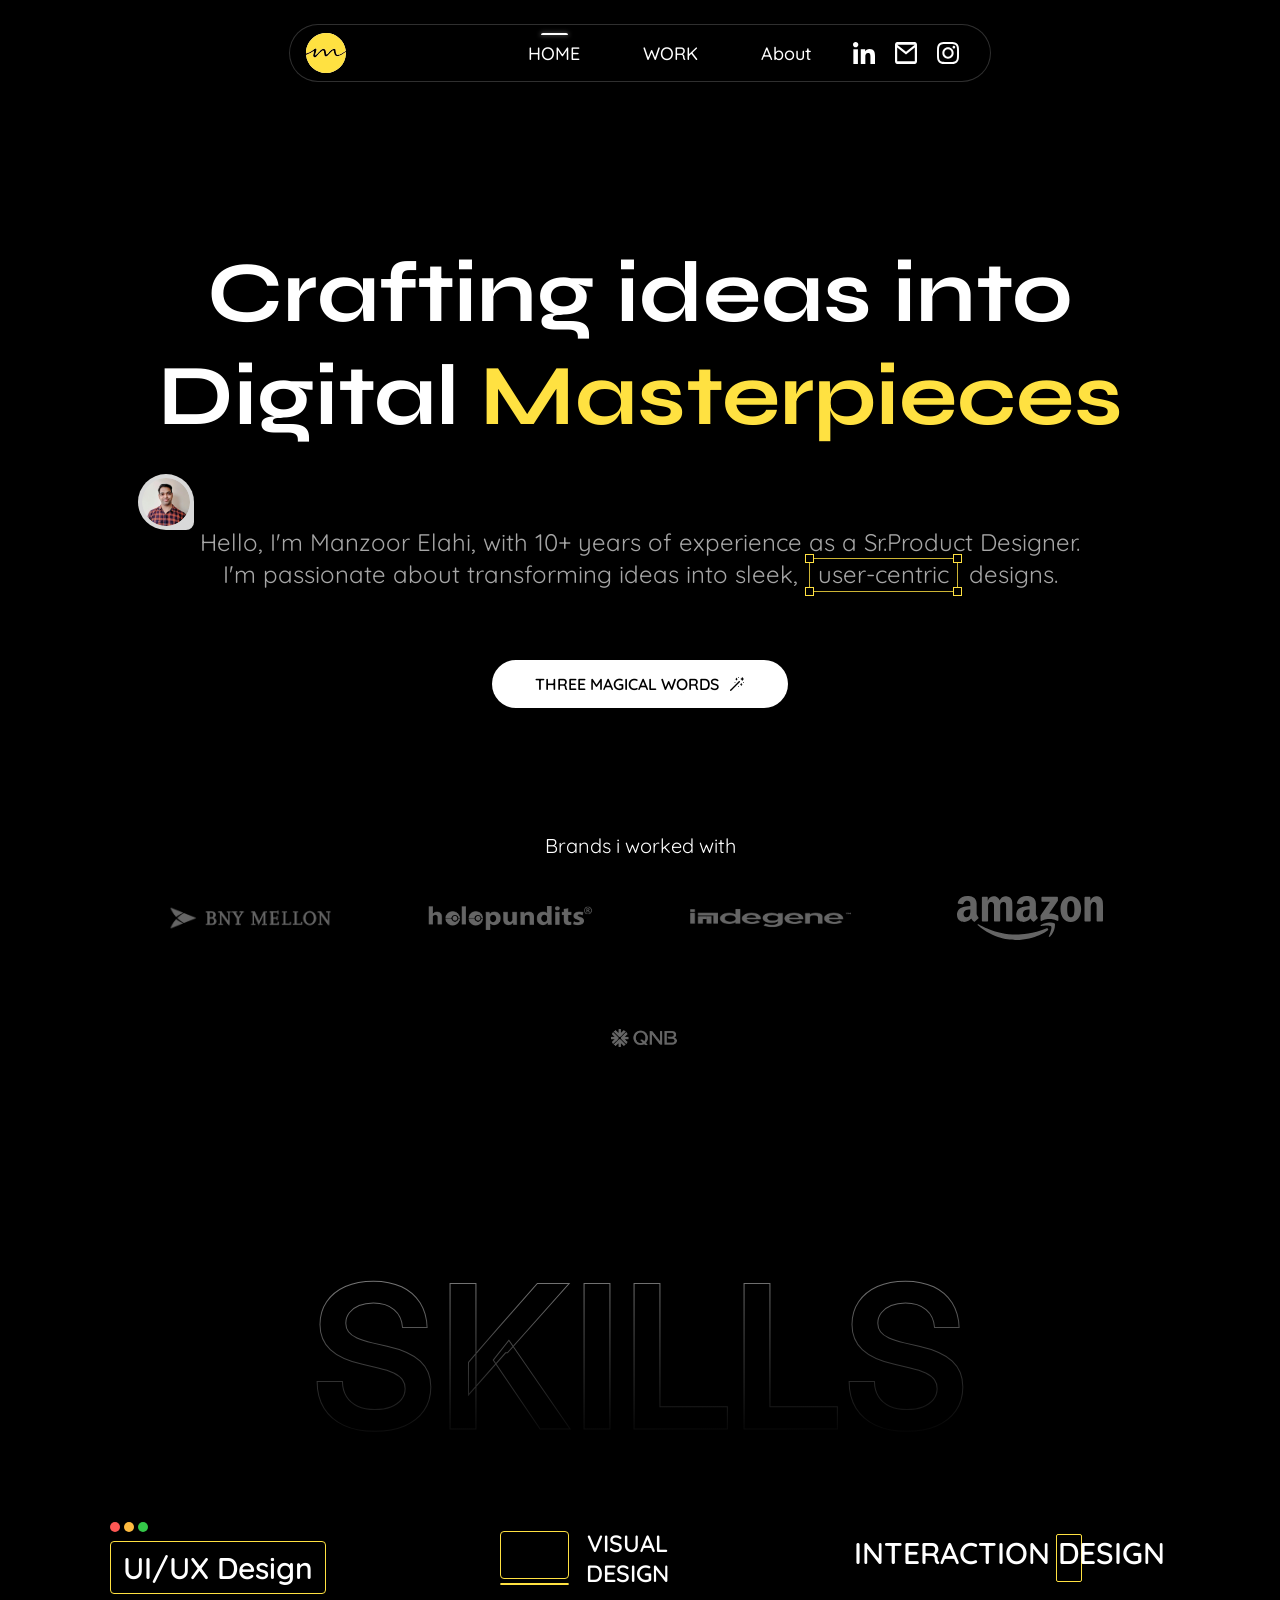
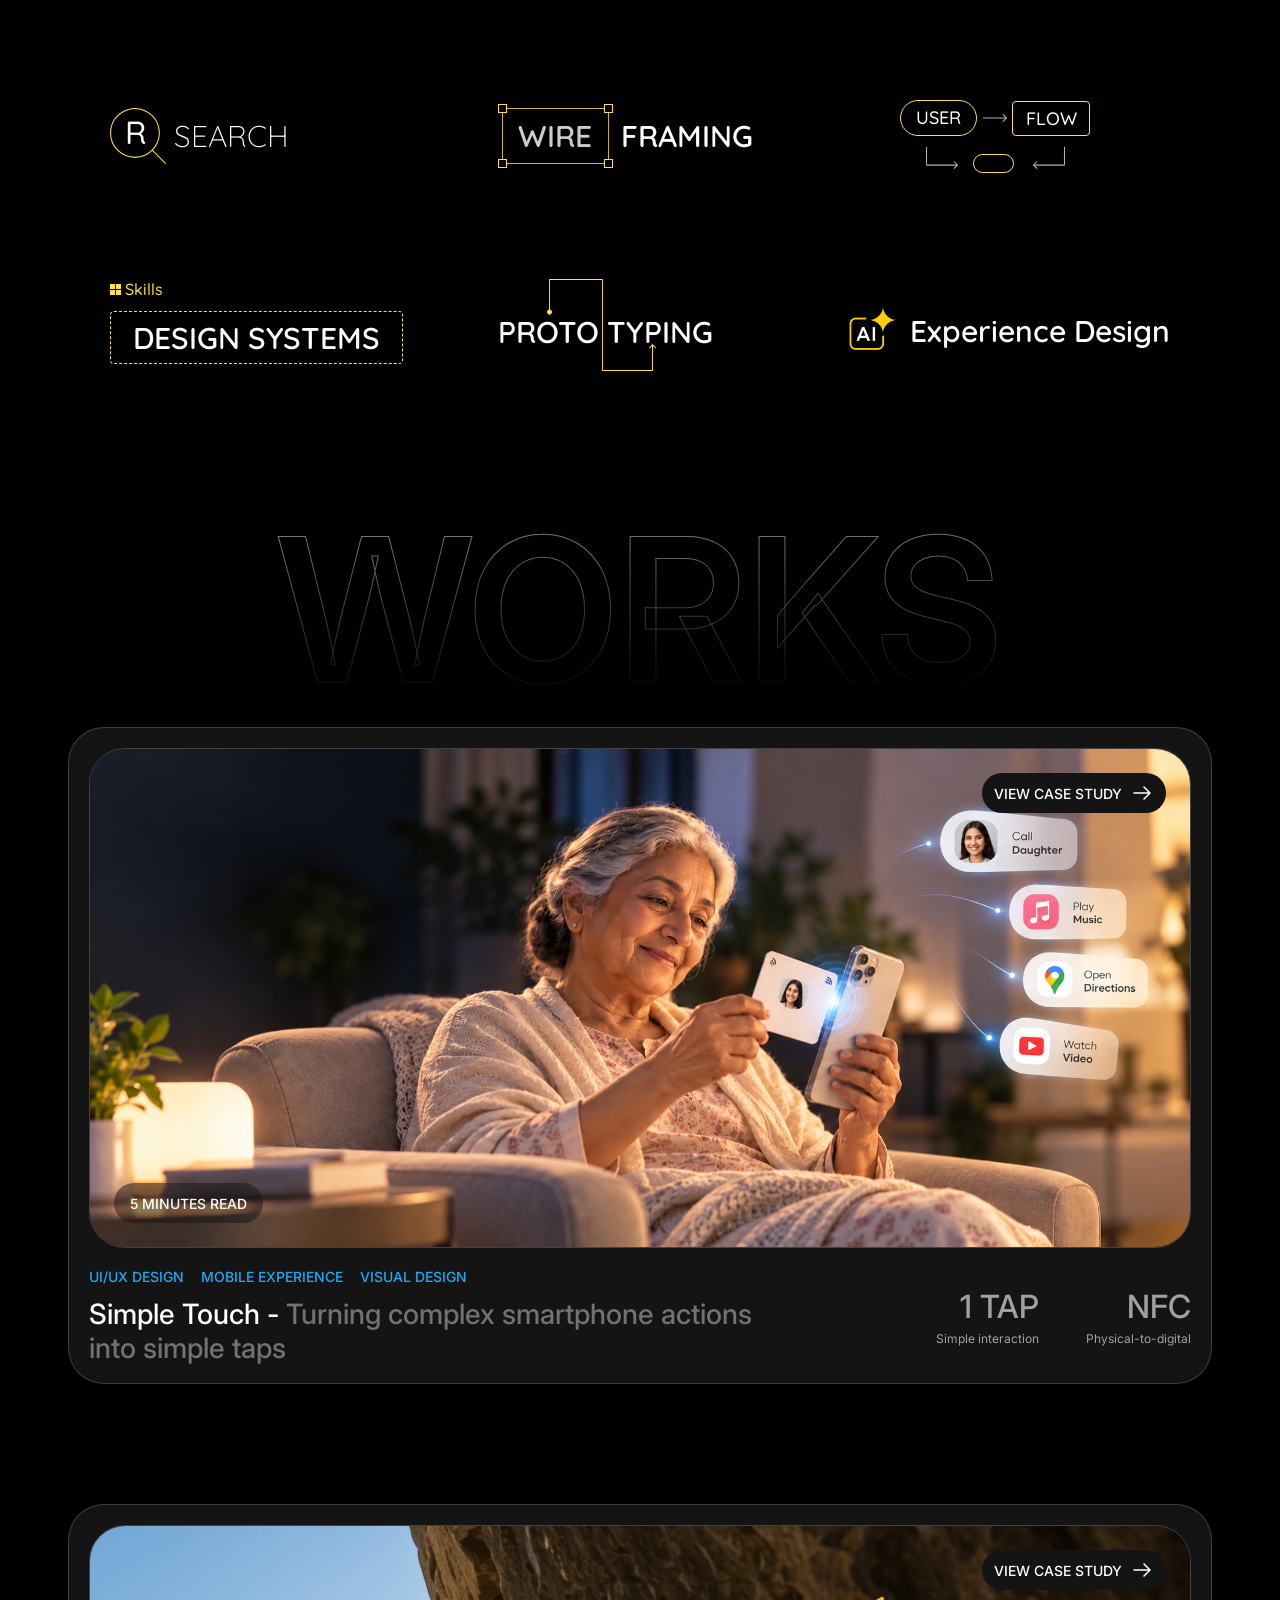
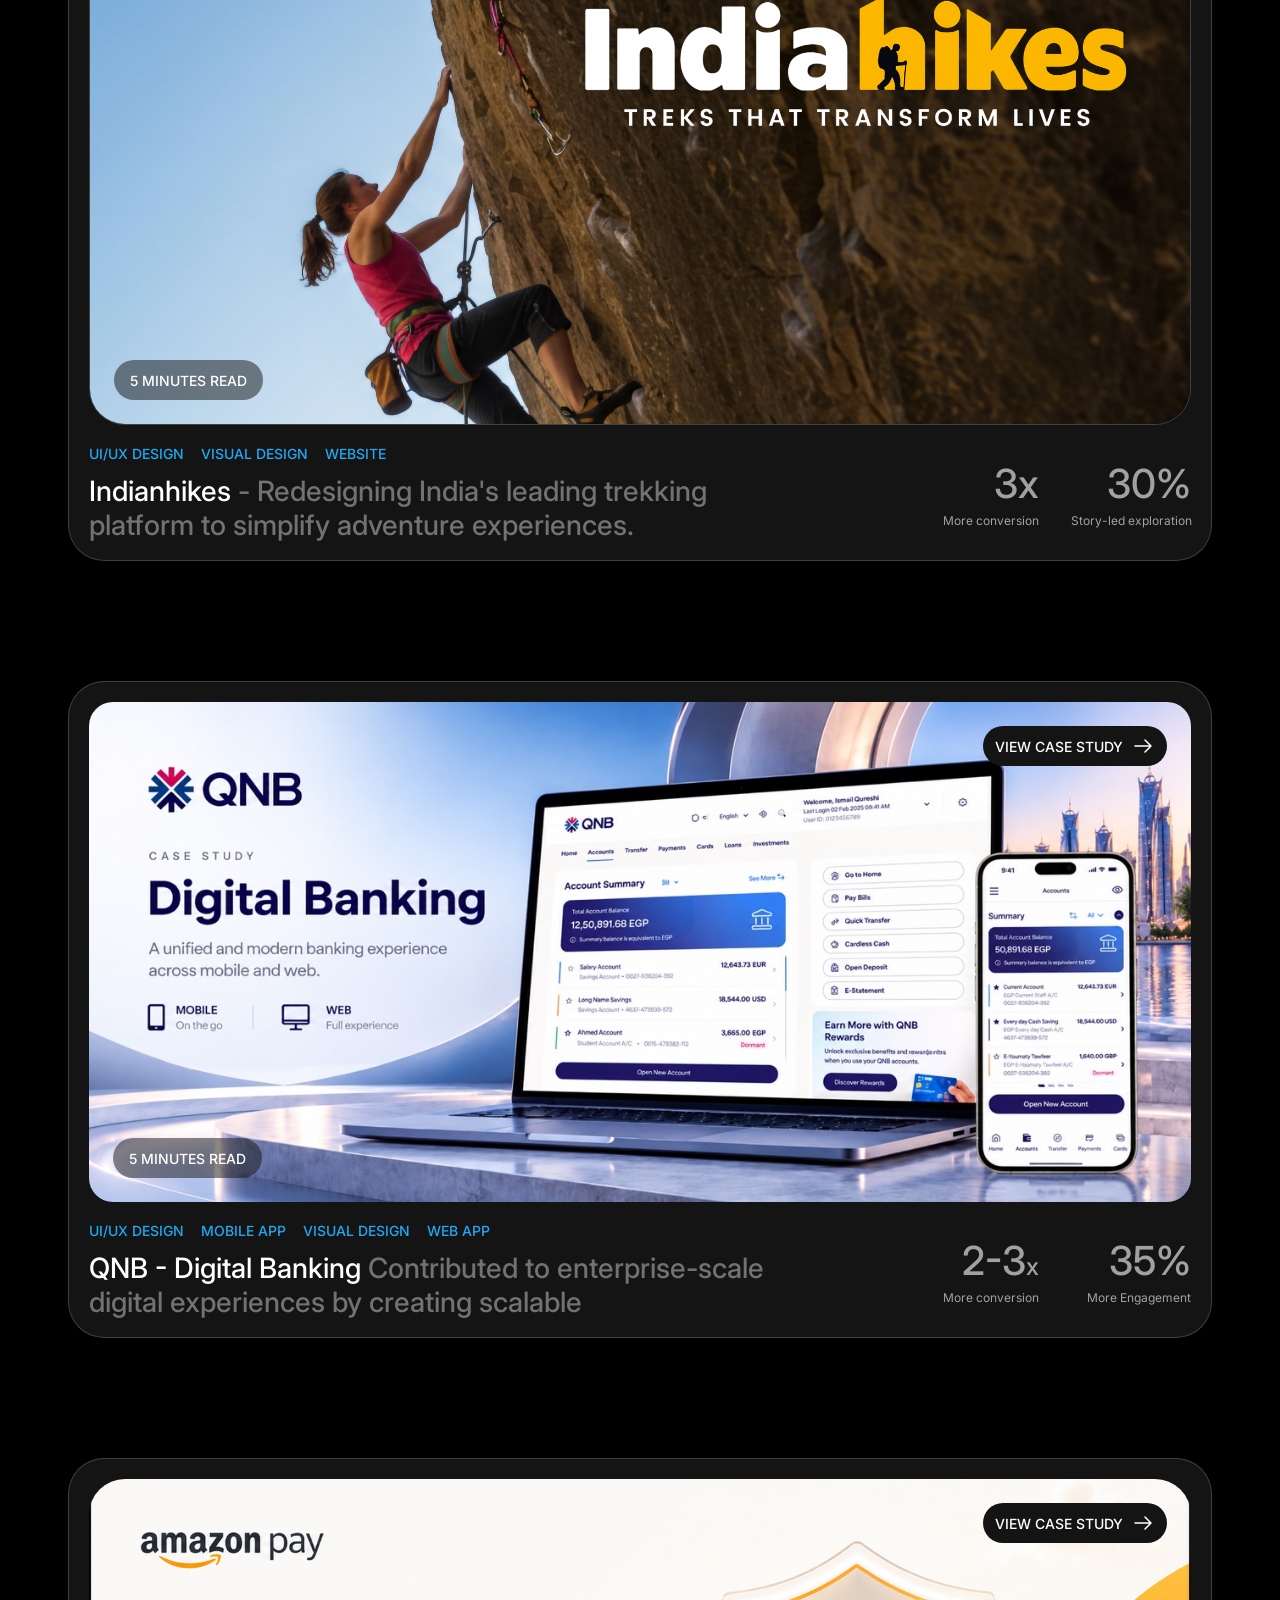
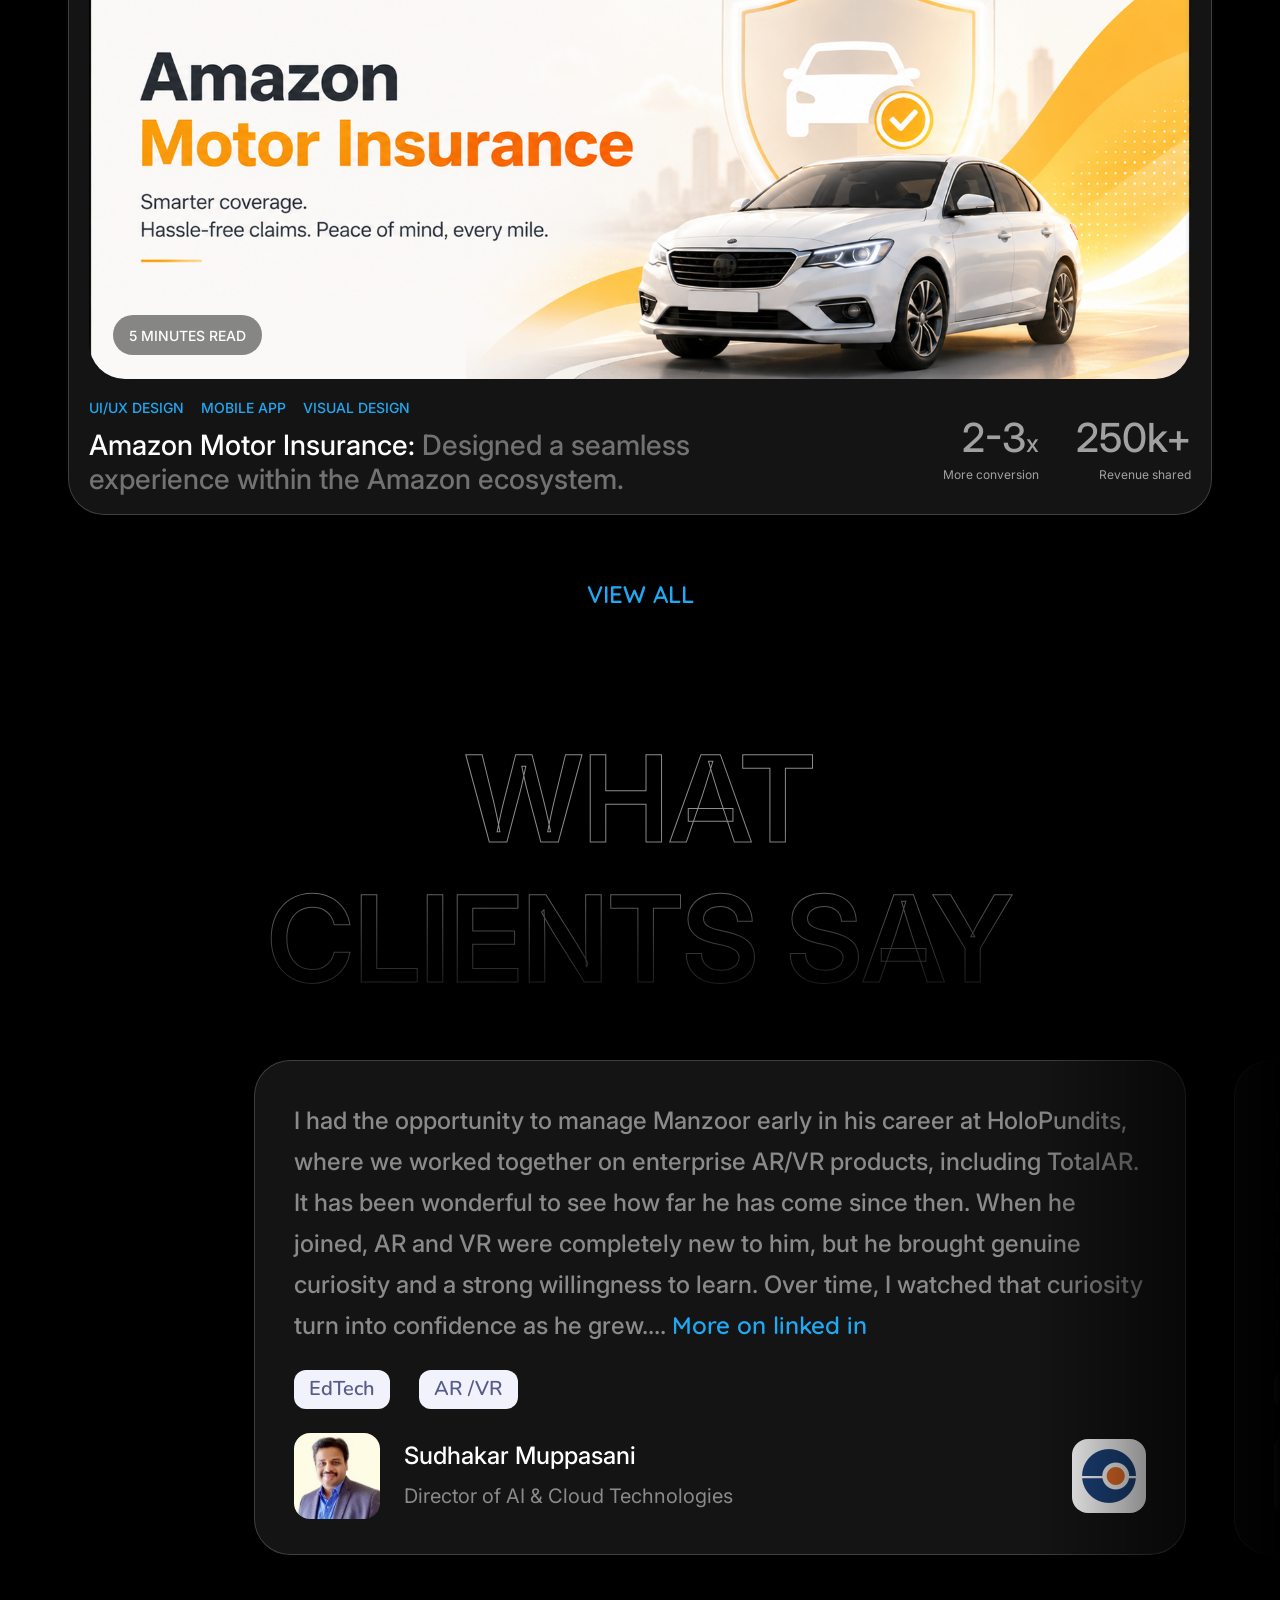
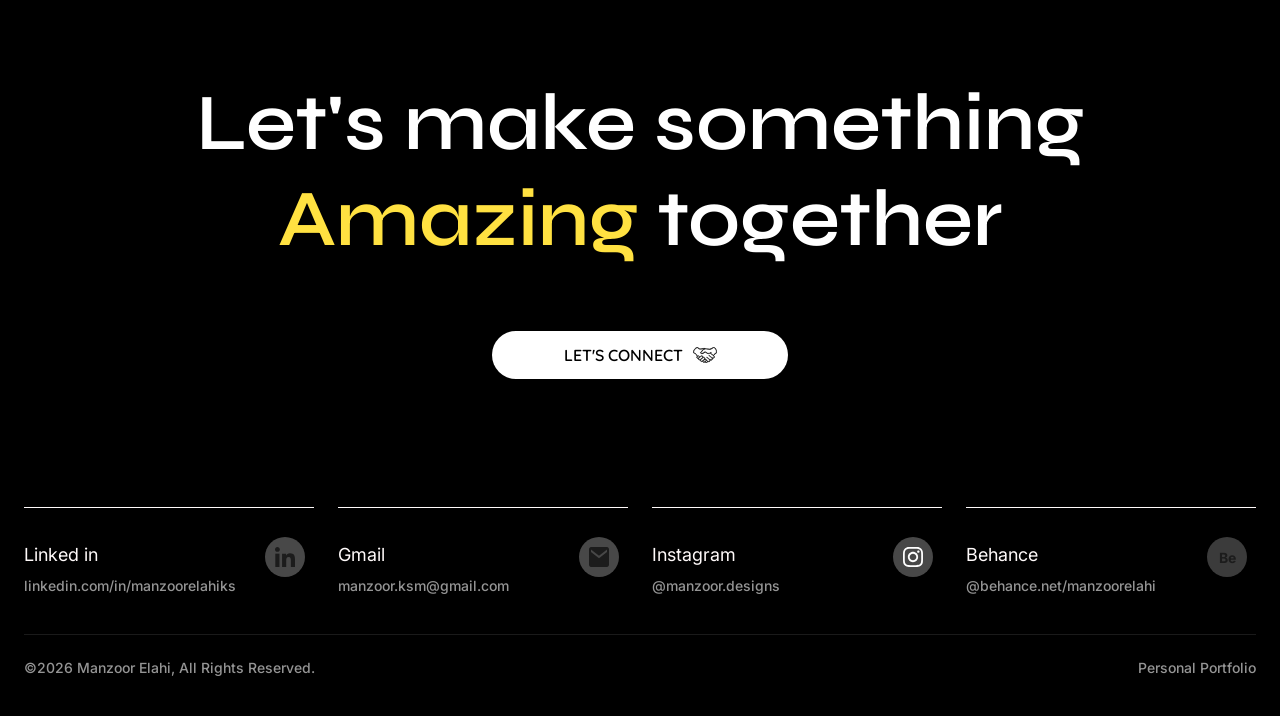
<file: index.html>
<!DOCTYPE html>
<html lang="en">
<head>
<meta charset="UTF-8">
<meta name="viewport" content="width=device-width, initial-scale=1.0">
<title>Manzoor Portfolio</title>
<link rel="preconnect" href="https://fonts.googleapis.com">
<link rel="preconnect" href="https://fonts.gstatic.com" crossorigin>
<link href="https://fonts.googleapis.com/css2?family=Quicksand:wght@400;500;600;700&family=Syne:wght@600;700;800&family=Inter:wght@400;500;600&family=Poppins:wght@400;500;600&family=Plus+Jakarta+Sans:wght@400;500;700&family=Nunito:wght@600&display=swap" rel="stylesheet">
<link rel="stylesheet" href="css/style.css">
</head>
<body class="page-home">

<div class="mobile-gate">
  <img src="assets/icons/logo.svg" alt="Manzoor Elahi logo" class="mobile-gate__logo">
  <p class="mobile-gate__title">Best viewed on desktop</p>
  <p class="mobile-gate__text">This portfolio is designed for larger screens. Please open it on a desktop or laptop for the full experience.</p>
</div>

<div class="site">
<header class="nav">
  <div class="nav__inner">
    <a href="index.html#home" class="nav__logo">
      <img src="assets/icons/logo.svg" alt="Manzoor Elahi logo">
    </a>

    <nav class="nav__links">
      <a href="index.html#home" class="nav__link nav__link--active" data-nav="home">
        <span class="nav__link-bar"></span>
        HOME
      </a>
      <a href="index.html#work" class="nav__link" data-nav="work">
        <span class="nav__link-bar"></span>
        WORK
      </a>
      <a href="about.html" class="nav__link" data-nav="about">
        <span class="nav__link-bar"></span>
        About
      </a>
    </nav>

    <div class="nav__socials">
      <a href="https://www.linkedin.com/in/manzoorelahiks" target="_blank" rel="noopener" aria-label="LinkedIn">
        <img src="assets/icons/linkedin.svg" alt="">
      </a>
      <a href="mailto:manzoor.ksm@gmail.com" target="_blank" rel="noopener" aria-label="Email">
        <img src="assets/icons/mail.svg" alt="">
      </a>
      <a href="https://www.instagram.com/manzoor.designs/" target="_blank" rel="noopener" aria-label="Instagram">
        <img src="assets/icons/instagram.svg" alt="">
      </a>
    </div>
  </div>
</header>

<main>
  <section class="hero" id="home">
    <h1 class="hero__title">
      Crafting ideas into<br>
      Digital <span class="hero__title-accent">Masterpieces</span>
    </h1>

    <div class="hero__avatar">
      <img src="assets/images/avatar.png" alt="Manzoor Elahi">
    </div>

    <p class="hero__subtext">
      Hello, I'm Manzoor Elahi, with 10+ years of experience as a Sr.Product Designer.<br>
      I'm passionate about transforming ideas into sleek, <span class="hero__subtext-highlight"><i></i><i></i><i></i><i></i>user-centric</span> designs.
    </p>

    <a href="https://wa.me/919940331279" target="_blank" rel="noopener" class="magic-button">
      THREE MAGICAL WORDS
      <img src="assets/icons/magic-wand.svg" alt="" class="magic-button__icon">
    </a>
  </section>

  <section class="brands">
    <p class="brands__label">Brands i worked with</p>
    <div class="brands__row">
      <div class="brands__logo">
        <img src="assets/images/brand-bnymellon.png" alt="BNY Mellon">
      </div>
      <div class="brands__logo">
        <img src="assets/images/brand-holopundits.png" alt="HoloPundits">
      </div>
      <div class="brands__logo">
        <img src="assets/images/brand-indegene.png" alt="Indegene">
      </div>
      <div class="brands__logo">
        <img src="assets/icons/brand-amazon.svg" alt="Amazon">
      </div>
      <div class="brands__logo">
        <img src="assets/images/brand-qnb.png" alt="QNB">
      </div>
    </div>
  </section>

  <section class="skills" id="skills">
    <p class="skills__watermark">SKILLS</p>

    <div class="skills__grid">
      <div class="skills__row skills__row--1">
        <div class="skill skill--uiux">
          <img src="assets/icons/skill-uiux-mark.svg" alt="" class="skill__mark">
          <div class="skill__box">UI/UX Design</div>
        </div>

        <div class="skill skill--visual">
          <div class="skill__visual-icon">
            <span class="skill__visual-icon-box"></span>
            <span class="skill__visual-icon-line"></span>
          </div>
          <p class="skill__stack-text">VISUAL<br>DESIGN</p>
        </div>

        <div class="skill skill--interaction">
          <span class="skill__interaction-accent"></span>
          <p class="skill__plain-text">INTERACTION DESIGN</p>
        </div>
      </div>

      <div class="skills__row skills__row--2">
        <div class="skill skill--search">
          <div class="skill__search-icon">
            <img src="assets/icons/skill-search.svg" alt="">
            <span class="skill__search-r">R</span>
          </div>
          <p class="skill__plain-text skill__plain-text--light">SEARCH</p>
        </div>

        <div class="skill skill--wire">
          <div class="skill__wire-row">
            <span class="skill__wire-box">WIRE</span>
            <p class="skill__plain-text">FRAMING</p>
          </div>
          <span class="skill__wire-corner skill__wire-corner--tl"></span>
          <span class="skill__wire-corner skill__wire-corner--tr"></span>
          <span class="skill__wire-corner skill__wire-corner--bl"></span>
          <span class="skill__wire-corner skill__wire-corner--br"></span>
        </div>

        <div class="skill skill--flow">
          <span class="skill__flow-pill skill__flow-pill--user">USER</span>
          <img src="assets/icons/skill-flow-arrow.svg" alt="" class="skill__flow-arrow">
          <span class="skill__flow-pill skill__flow-pill--flow">FLOW</span>
          <span class="skill__flow-oval"></span>
          <img src="assets/icons/skill-flow-hook-1.svg" alt="" class="skill__flow-hook skill__flow-hook--1">
          <img src="assets/icons/skill-flow-hook-2.svg" alt="" class="skill__flow-hook skill__flow-hook--2">
        </div>
      </div>

      <div class="skills__row skills__row--3">
        <div class="skill skill--design-systems">
          <div class="skill__tag">
            <img src="assets/icons/skill-bullet-union.svg" alt="" class="skill__tag-bullet">
            <span class="skill__tag-text">Skills</span>
          </div>
          <div class="skill__box skill__box--dashed">DESIGN SYSTEMS</div>
        </div>

        <div class="skill skill--proto">
          <img src="assets/icons/skill-proto-bracket.svg" alt="" class="skill__proto-bracket">
          <p class="skill__plain-text">PROTO TYPING</p>
        </div>

        <div class="skill skill--experience">
          <img src="assets/images/skill-experience-ai.png" alt="" class="skill__experience-icon">
          <p class="skill__plain-text">Experience Design</p>
        </div>
      </div>
    </div>
  </section>

  <section class="works" id="work">
    <p class="works__watermark">WORKS</p>

    <div class="works__list">
      <a href="work.html" class="work-card">
        <div class="work-card__media">
          <img src="assets/images/work-simpletouch.png" alt="Simple Touch case study">
          <span class="work-card__badge work-card__badge--read">5 MINUTES READ</span>
          <span class="work-card__badge work-card__badge--cta">
            VIEW CASE STUDY
            <img src="assets/icons/arrow-case-study.svg" alt="" class="work-card__badge-arrow">
          </span>
        </div>
        <div class="work-card__footer">
          <div class="work-card__info">
            <div class="work-card__tags">
              <span>UI/UX DESIGN</span>
              <span>MOBILE EXPERIENCE</span>
              <span>VISUAL DESIGN</span>
            </div>
            <p class="work-card__title">
              <strong>Simple Touch -</strong> Turning complex smartphone actions into simple taps
            </p>
          </div>
          <div class="work-card__stats">
            <div class="work-card__stat">
              <p class="work-card__stat-value work-card__stat-value--sm">1 TAP</p>
              <p class="work-card__stat-label">Simple interaction</p>
            </div>
            <div class="work-card__stat">
              <p class="work-card__stat-value work-card__stat-value--sm">NFC</p>
              <p class="work-card__stat-label">Physical-to-digital</p>
            </div>
          </div>
        </div>
      </a>

      <div class="work-card work-card--static">
        <div class="work-card__media">
          <img src="assets/images/work-indiahikes.png" alt="IndiaHikes case study" style="object-position: center 8%;">
          <span class="work-card__badge work-card__badge--read">5 MINUTES READ</span>
          <span class="work-card__badge work-card__badge--cta">
            VIEW CASE STUDY
            <img src="assets/icons/arrow-case-study.svg" alt="" class="work-card__badge-arrow">
          </span>
        </div>
        <div class="work-card__footer">
          <div class="work-card__info">
            <div class="work-card__tags">
              <span>UI/UX DESIGN</span>
              <span>VISUAL DESIGN</span>
              <span>WEBSITE</span>
            </div>
            <p class="work-card__title">
              <strong>Indianhikes</strong> - Redesigning India's leading trekking platform to simplify adventure experiences.
            </p>
          </div>
          <div class="work-card__stats">
            <div class="work-card__stat">
              <p class="work-card__stat-value">3x</p>
              <p class="work-card__stat-label">More conversion</p>
            </div>
            <div class="work-card__stat">
              <p class="work-card__stat-value">30%</p>
              <p class="work-card__stat-label">Story-led exploration</p>
            </div>
          </div>
        </div>
      </div>

      <a href="work-qnb.html" class="work-card">
        <div class="work-card__media work-card__media--flat work-card__media--r24">
          <img src="assets/images/qnb-hero.jpg" alt="QNB Digital Banking case study">
          <span class="work-card__badge work-card__badge--read">5 MINUTES READ</span>
          <span class="work-card__badge work-card__badge--cta">
            VIEW CASE STUDY
            <img src="assets/icons/arrow-case-study.svg" alt="" class="work-card__badge-arrow">
          </span>
        </div>
        <div class="work-card__footer">
          <div class="work-card__info">
            <div class="work-card__tags">
              <span>UI/UX DESIGN</span>
              <span>MOBILE APP</span>
              <span>VISUAL DESIGN</span>
              <span>WEB APP</span>
            </div>
            <p class="work-card__title">
              <strong>QNB - Digital Banking</strong> Contributed to enterprise-scale digital experiences by creating scalable
            </p>
          </div>
          <div class="work-card__stats">
            <div class="work-card__stat">
              <p class="work-card__stat-value">2-3<span>x</span></p>
              <p class="work-card__stat-label">More conversion</p>
            </div>
            <div class="work-card__stat">
              <p class="work-card__stat-value">35%</p>
              <p class="work-card__stat-label">More Engagement</p>
            </div>
          </div>
        </div>
      </a>

      <div class="work-card work-card--static">
        <div class="work-card__media work-card__media--flat">
          <img src="assets/images/work-amazon-motor.png" alt="Amazon Motor Insurance case study" style="object-position: center 15%;">
          <span class="work-card__badge work-card__badge--read">5 MINUTES READ</span>
          <span class="work-card__badge work-card__badge--cta">
            VIEW CASE STUDY
            <img src="assets/icons/arrow-case-study.svg" alt="" class="work-card__badge-arrow">
          </span>
        </div>
        <div class="work-card__footer">
          <div class="work-card__info">
            <div class="work-card__tags">
              <span>UI/UX DESIGN</span>
              <span>MOBILE APP</span>
              <span>VISUAL DESIGN</span>
            </div>
            <p class="work-card__title">
              <strong>Amazon Motor Insurance:</strong> Designed a seamless experience within the Amazon ecosystem.
            </p>
          </div>
          <div class="work-card__stats">
            <div class="work-card__stat">
              <p class="work-card__stat-value">2-3<span>x</span></p>
              <p class="work-card__stat-label">More conversion</p>
            </div>
            <div class="work-card__stat">
              <p class="work-card__stat-value">250k+</p>
              <p class="work-card__stat-label">Revenue shared</p>
            </div>
          </div>
        </div>
      </div>
    </div>

    <p class="works__view-all">VIEW ALL</p>
  </section>

  <section class="reviews" id="testimonials">
    <p class="reviews__watermark">WHAT<br>CLIENTS SAY</p>

    <div class="reviews__viewport">
      <div class="reviews__track">
        <a href="https://www.linkedin.com/in/manzoorelahiks/details/recommendations/?detailScreenTabIndex=0" target="_blank" rel="noopener" class="review">
          <p class="review__quote">I had the opportunity to manage Manzoor early in his career at HoloPundits, where we worked together on enterprise AR/VR products, including TotalAR. It has been wonderful to see how far he has come since then. When he joined, AR and VR were completely new to him, but he brought genuine curiosity and a strong willingness to learn. Over time, I watched that curiosity turn into confidence as he grew.... <span class="review__more">More on linked in</span></p>
          <div class="review__chips"><span class="review__chip">EdTech</span><span class="review__chip">AR /VR</span></div>
          <div class="review__author">
            <div class="review__person">
              <img src="assets/images/review-sudhakar.jpg" alt="" class="review__avatar" style="object-position: 18% center;">
              <div class="review__who">
                <p class="review__name">Sudhakar Muppasani</p>
                <p class="review__role">Director of AI &amp; Cloud Technologies</p>
              </div>
            </div>
            <span class="review__logo review__logo--white"><img src="assets/images/review-logo-holopundits.png" alt=""></span>
          </div>
        </a>
        <a href="https://www.linkedin.com/in/manzoorelahiks/details/recommendations/?detailScreenTabIndex=0" target="_blank" rel="noopener" class="review">
          <p class="review__quote">I had the pleasure of working with Manzoor at Indegene on several healthcare and pharmaceutical initiatives for global clients, including Boehringer-Ingelheim. Manzoor is a passionate, dedicated, and highly talented UX/UI designer who consistently demonstrates strong product thinking and a user-first approach in everything he does. He has a remarkable ability to understand complex business... <span class="review__more">More on linked in</span></p>
          <div class="review__chips"><span class="review__chip">Healthcare</span></div>
          <div class="review__author">
            <div class="review__person">
              <img src="assets/images/review-satish.jpg" alt="" class="review__avatar">
              <div class="review__who">
                <p class="review__name">Satish Kumar</p>
                <p class="review__role">Project Lead @ Indegene</p>
              </div>
            </div>
            <span class="review__logo review__logo--r12"><img src="assets/images/review-logo-indegene.jpg" alt=""></span>
          </div>
        </a>
        <a href="https://www.linkedin.com/in/manzoorelahiks/details/recommendations/?detailScreenTabIndex=0" target="_blank" rel="noopener" class="review">
          <p class="review__quote">I worked with Manzoor on the Amazon Motor Insurance project. He is a thoughtful designer with a strong understanding of user needs and attention to detail. He collaborated well and was open to feedback and new ideas. I&rsquo;d be happy to work with him again - <span class="review__more">on linked in</span></p>
          <div class="review__chips"><span class="review__chip">Fintech</span><span class="review__chip">E-Commerce</span></div>
          <div class="review__author">
            <div class="review__person">
              <img src="assets/images/review-tapan.jpg" alt="" class="review__avatar">
              <div class="review__who">
                <p class="review__name">Tapan Bhatia</p>
                <p class="review__role">Sr. Product Manager @ Amazon |</p>
              </div>
            </div>
            <span class="review__logo"><img src="assets/images/review-logo-amazon.png" alt=""></span>
          </div>
        </a>
        <a href="https://www.linkedin.com/in/manzoorelahiks/details/recommendations/?detailScreenTabIndex=0" target="_blank" rel="noopener" class="review" aria-hidden="true" tabindex="-1">
          <p class="review__quote">I had the opportunity to manage Manzoor early in his career at HoloPundits, where we worked together on enterprise AR/VR products, including TotalAR. It has been wonderful to see how far he has come since then. When he joined, AR and VR were completely new to him, but he brought genuine curiosity and a strong willingness to learn. Over time, I watched that curiosity turn into confidence as he grew.... <span class="review__more">More on linked in</span></p>
          <div class="review__chips"><span class="review__chip">EdTech</span><span class="review__chip">AR /VR</span></div>
          <div class="review__author">
            <div class="review__person">
              <img src="assets/images/review-sudhakar.jpg" alt="" class="review__avatar" style="object-position: 18% center;">
              <div class="review__who">
                <p class="review__name">Sudhakar Muppasani</p>
                <p class="review__role">Director of AI &amp; Cloud Technologies</p>
              </div>
            </div>
            <span class="review__logo review__logo--white"><img src="assets/images/review-logo-holopundits.png" alt=""></span>
          </div>
        </a>
        <a href="https://www.linkedin.com/in/manzoorelahiks/details/recommendations/?detailScreenTabIndex=0" target="_blank" rel="noopener" class="review" aria-hidden="true" tabindex="-1">
          <p class="review__quote">I had the pleasure of working with Manzoor at Indegene on several healthcare and pharmaceutical initiatives for global clients, including Boehringer-Ingelheim. Manzoor is a passionate, dedicated, and highly talented UX/UI designer who consistently demonstrates strong product thinking and a user-first approach in everything he does. He has a remarkable ability to understand complex business... <span class="review__more">More on linked in</span></p>
          <div class="review__chips"><span class="review__chip">Healthcare</span></div>
          <div class="review__author">
            <div class="review__person">
              <img src="assets/images/review-satish.jpg" alt="" class="review__avatar">
              <div class="review__who">
                <p class="review__name">Satish Kumar</p>
                <p class="review__role">Project Lead @ Indegene</p>
              </div>
            </div>
            <span class="review__logo review__logo--r12"><img src="assets/images/review-logo-indegene.jpg" alt=""></span>
          </div>
        </a>
        <a href="https://www.linkedin.com/in/manzoorelahiks/details/recommendations/?detailScreenTabIndex=0" target="_blank" rel="noopener" class="review" aria-hidden="true" tabindex="-1">
          <p class="review__quote">I worked with Manzoor on the Amazon Motor Insurance project. He is a thoughtful designer with a strong understanding of user needs and attention to detail. He collaborated well and was open to feedback and new ideas. I&rsquo;d be happy to work with him again - <span class="review__more">on linked in</span></p>
          <div class="review__chips"><span class="review__chip">Fintech</span><span class="review__chip">E-Commerce</span></div>
          <div class="review__author">
            <div class="review__person">
              <img src="assets/images/review-tapan.jpg" alt="" class="review__avatar">
              <div class="review__who">
                <p class="review__name">Tapan Bhatia</p>
                <p class="review__role">Sr. Product Manager @ Amazon |</p>
              </div>
            </div>
            <span class="review__logo"><img src="assets/images/review-logo-amazon.png" alt=""></span>
          </div>
        </a>
      </div>
    </div>
  </section>

  <section class="cta" id="contact">
    <h2 class="cta__title">
      Let's make something<br>
      <span class="cta__title-accent">Amazing</span> together
    </h2>

    <a href="https://wa.me/919940331279" target="_blank" rel="noopener" class="magic-button magic-button--connect">
      LET'S CONNECT
      <img src="assets/icons/cta-arrow.svg" alt="" class="magic-button__icon magic-button__icon--connect">
    </a>
  </section>

  <footer class="footer">
    <div class="footer__row">
      <div class="footer__col">
        <span class="footer__label">Linked in</span>
        <a href="https://www.linkedin.com/in/manzoorelahiks" target="_blank" rel="noopener" class="footer__handle">linkedin.com/in/manzoorelahiks</a>
        <a href="https://www.linkedin.com/in/manzoorelahiks" target="_blank" rel="noopener" class="footer__icon-btn" aria-label="LinkedIn">
          <img src="assets/icons/footer-linkedin.svg" alt="">
        </a>
      </div>

      <div class="footer__col">
        <span class="footer__label">Gmail</span>
        <a href="mailto:manzoor.ksm@gmail.com" class="footer__handle">manzoor.ksm@gmail.com</a>
        <a href="mailto:manzoor.ksm@gmail.com" class="footer__icon-btn" aria-label="Email">
          <img src="assets/icons/footer-gmail.svg" alt="">
        </a>
      </div>

      <div class="footer__col">
        <span class="footer__label">Instagram</span>
        <a href="https://www.instagram.com/manzoor.designs/" target="_blank" rel="noopener" class="footer__handle">@manzoor.designs</a>
        <a href="https://www.instagram.com/manzoor.designs/" target="_blank" rel="noopener" class="footer__icon-btn" aria-label="Instagram">
          <img src="assets/icons/instagram.svg" alt="">
        </a>
      </div>

      <div class="footer__col">
        <span class="footer__label">Behance</span>
        <a href="https://www.behance.net/manzoorelahi" target="_blank" rel="noopener" class="footer__handle">@behance.net/manzoorelahi</a>
        <a href="https://www.behance.net/manzoorelahi" target="_blank" rel="noopener" class="footer__icon-btn footer__icon-btn--behance" aria-label="Behance">Be</a>
      </div>
    </div>

    <div class="footer__bottom">
      <p>&copy;2026 Manzoor Elahi, All Rights Reserved.</p>
      <p>Personal Portfolio</p>
    </div>
  </footer>
</main>

<a href="#" class="scroll-top" aria-label="Scroll to top">
  <img src="assets/icons/scroll-top-arrow.svg" alt="">
</a>
</div>

<script src="js/scroll-top.js"></script>
<script src="js/reviews.js"></script>
</body>
</html>
</file>
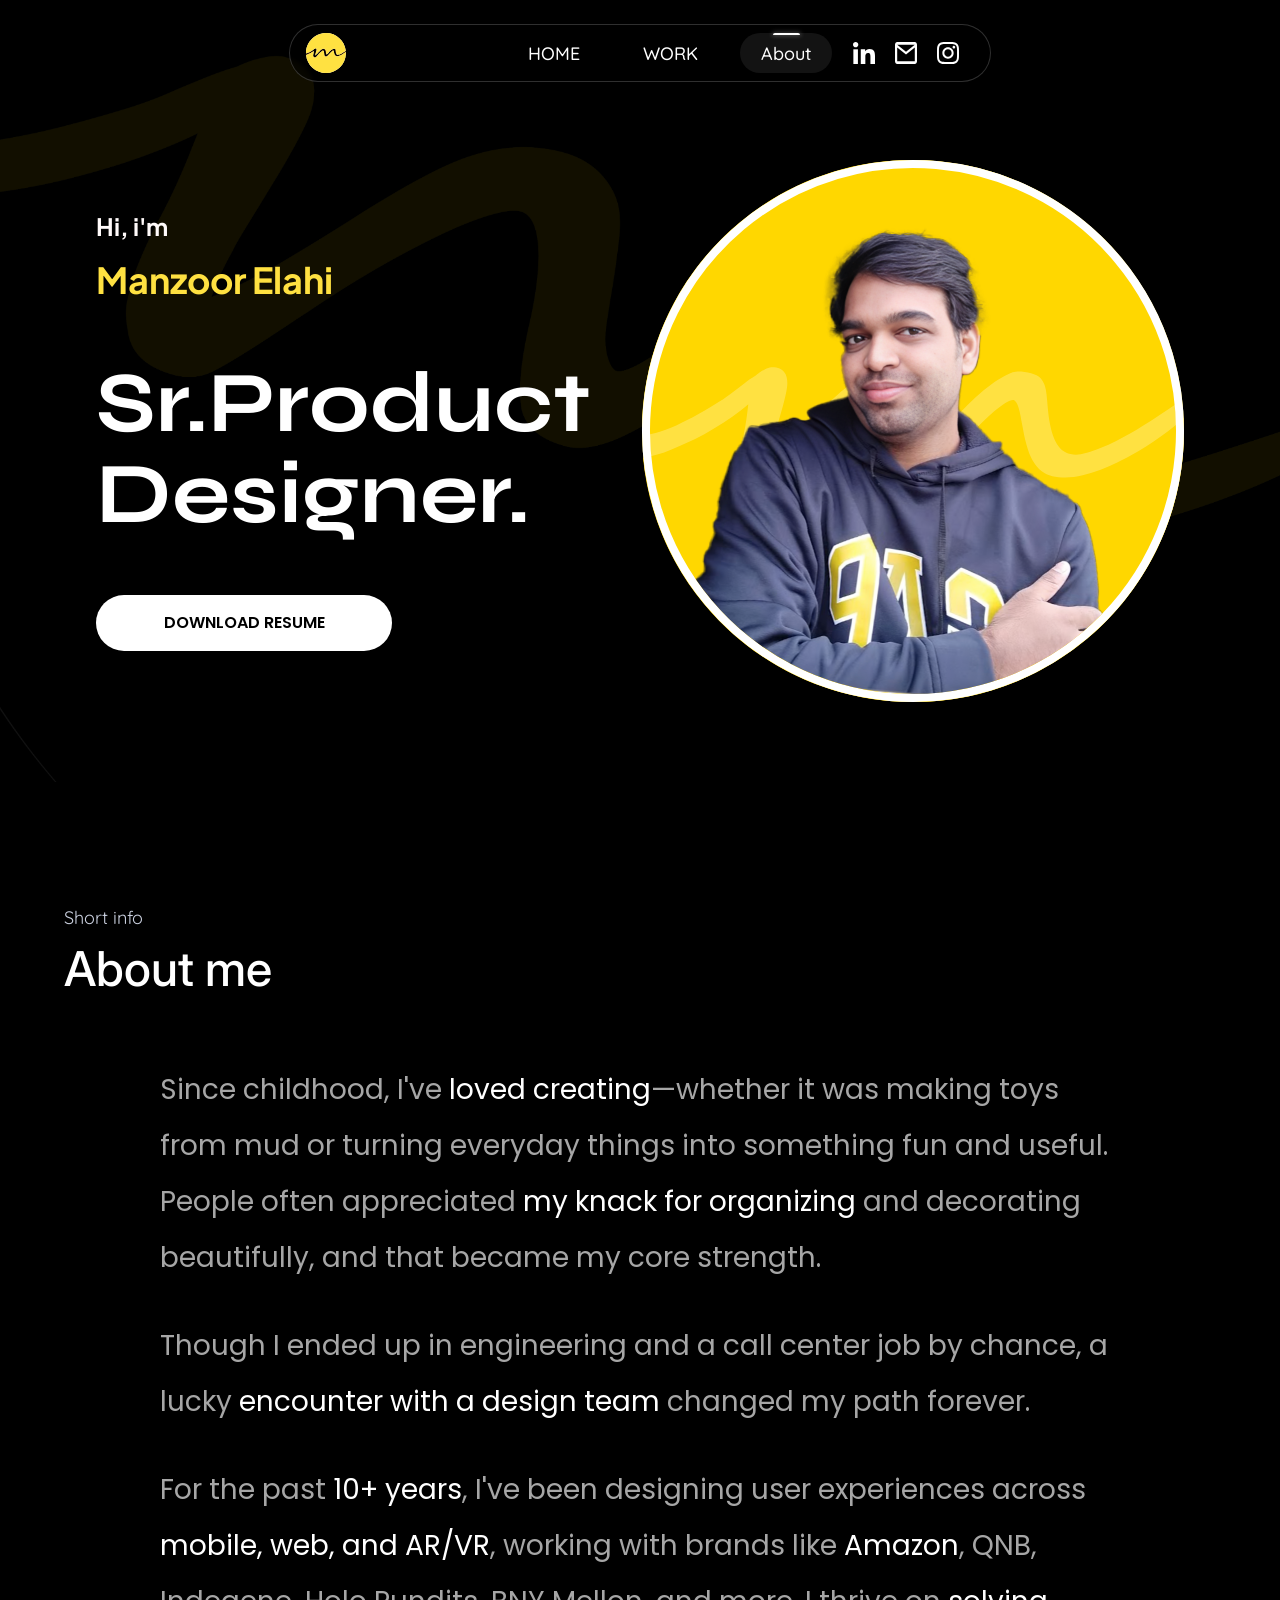
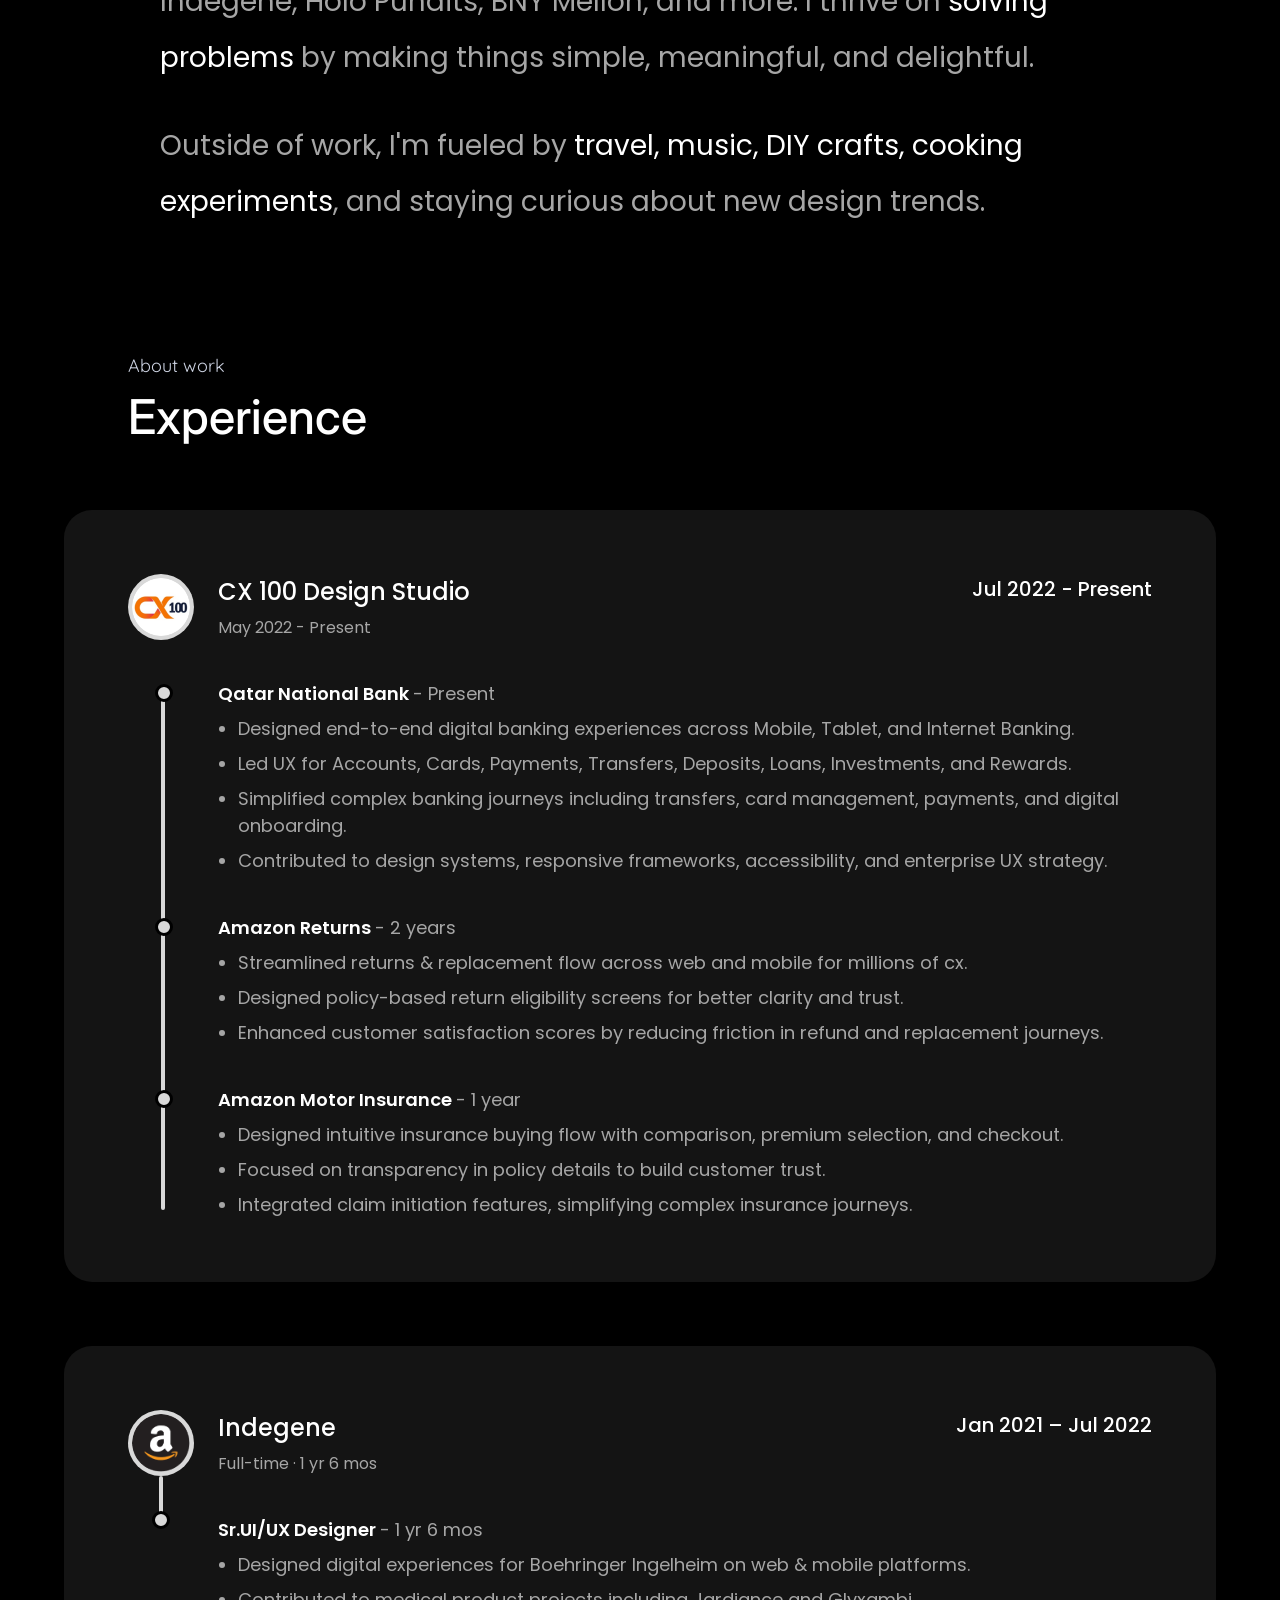
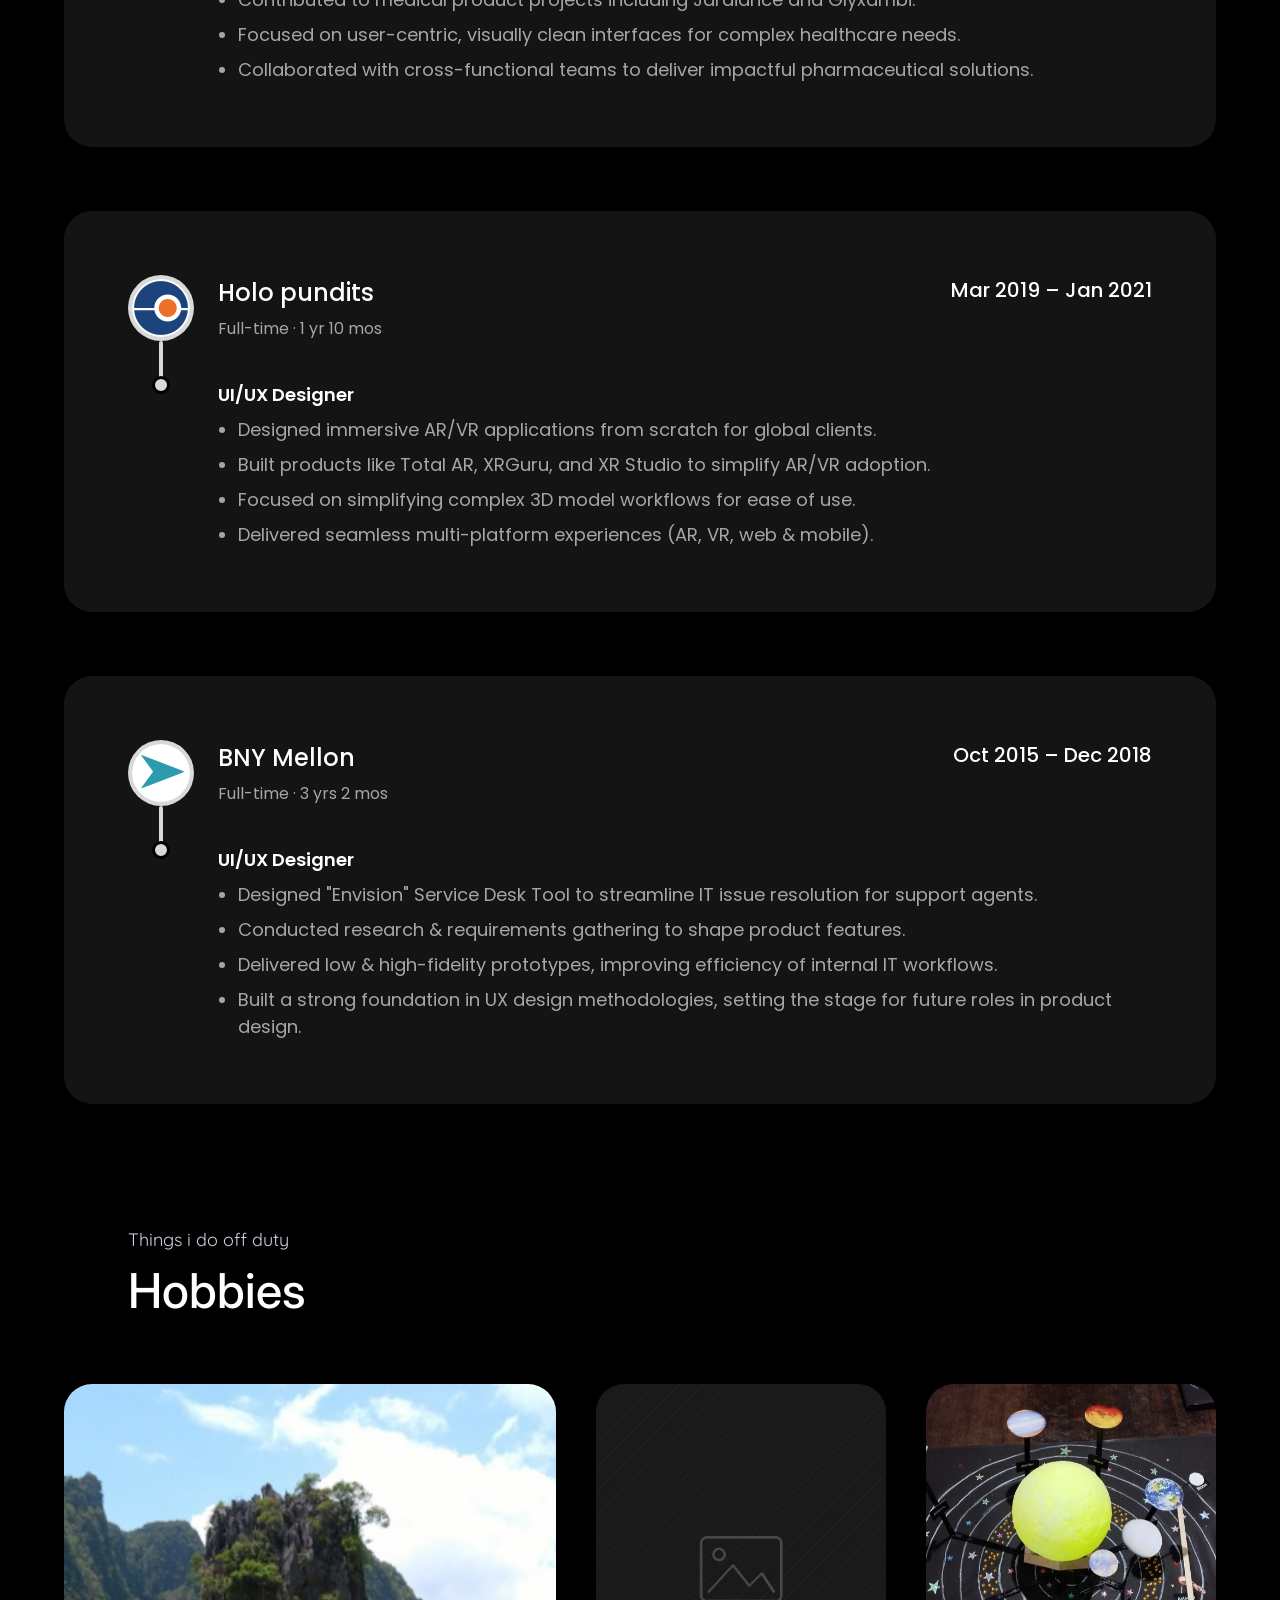
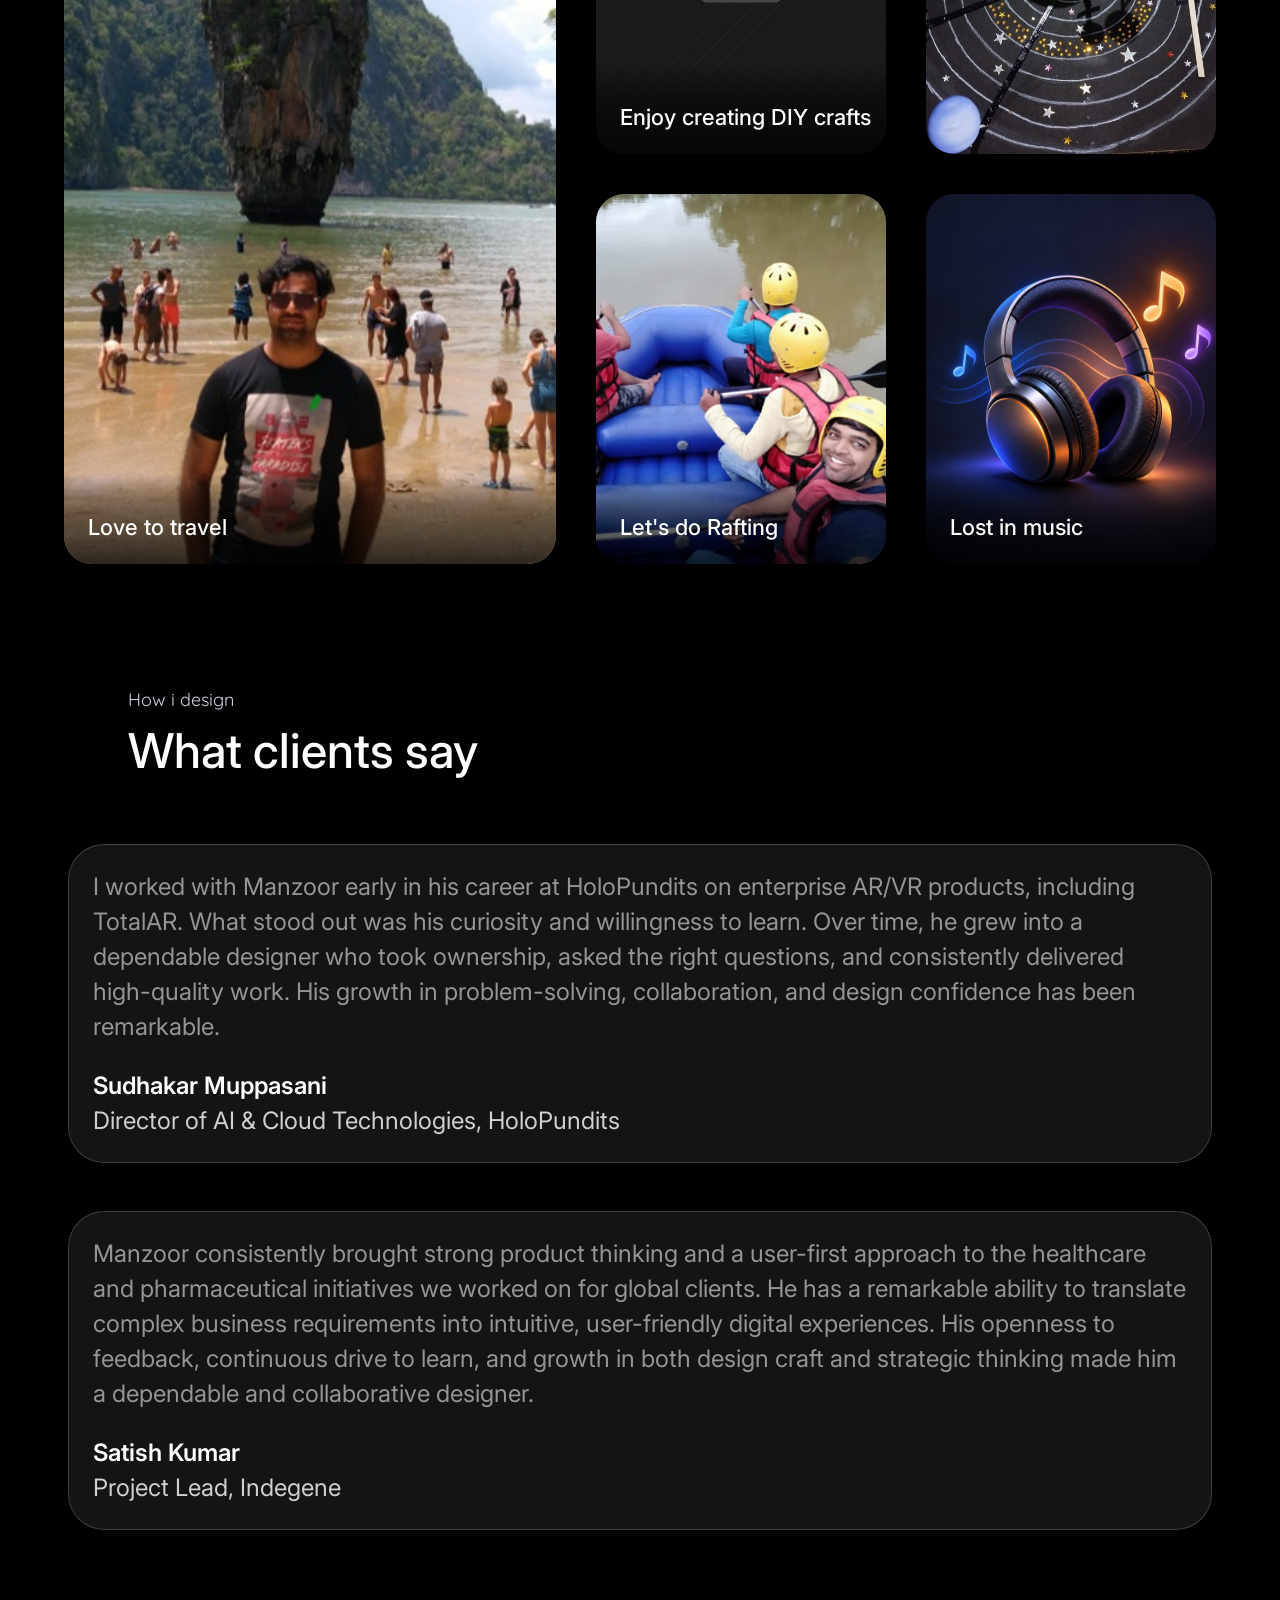
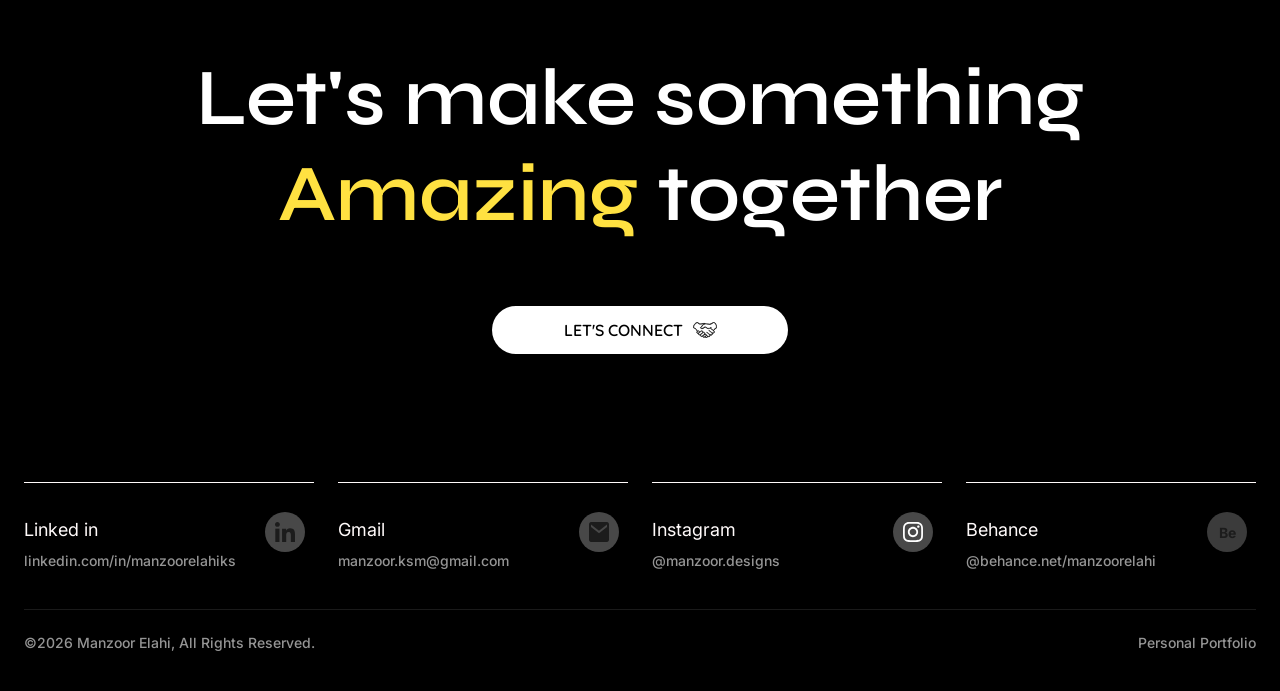
<file: about.html>
<!DOCTYPE html>
<html lang="en">
<head>
<meta charset="UTF-8">
<meta name="viewport" content="width=device-width, initial-scale=1.0">
<title>Manzoor Portfolio</title>
<link rel="preconnect" href="https://fonts.googleapis.com">
<link rel="preconnect" href="https://fonts.gstatic.com" crossorigin>
<link href="https://fonts.googleapis.com/css2?family=Quicksand:wght@400;500;600;700&family=Syne:wght@600;700;800&family=Inter:wght@400;500;600&family=Poppins:wght@400;500;600&family=Plus+Jakarta+Sans:wght@400;500;700&display=swap" rel="stylesheet">
<link rel="stylesheet" href="css/style.css">
</head>
<body>

<div class="mobile-gate">
  <img src="assets/icons/logo.svg" alt="Manzoor Elahi logo" class="mobile-gate__logo">
  <p class="mobile-gate__title">Best viewed on desktop</p>
  <p class="mobile-gate__text">This portfolio is designed for larger screens. Please open it on a desktop or laptop for the full experience.</p>
</div>

<div class="site">
<header class="nav">
  <div class="nav__inner">
    <a href="index.html#home" class="nav__logo">
      <img src="assets/icons/logo.svg" alt="Manzoor Elahi logo">
    </a>

    <nav class="nav__links">
      <a href="index.html#home" class="nav__link" data-nav="home">
        <span class="nav__link-bar"></span>
        HOME
      </a>
      <a href="index.html#work" class="nav__link" data-nav="work">
        <span class="nav__link-bar"></span>
        WORK
      </a>
      <a href="about.html" class="nav__link nav__link--active" data-nav="about">
        <span class="nav__link-bar"></span>
        About
      </a>
    </nav>

    <div class="nav__socials">
      <a href="https://www.linkedin.com/in/manzoorelahiks" target="_blank" rel="noopener" aria-label="LinkedIn">
        <img src="assets/icons/linkedin.svg" alt="">
      </a>
      <a href="mailto:manzoor.ksm@gmail.com" target="_blank" rel="noopener" aria-label="Email">
        <img src="assets/icons/mail.svg" alt="">
      </a>
      <a href="https://www.instagram.com/manzoor.designs/" target="_blank" rel="noopener" aria-label="Instagram">
        <img src="assets/icons/instagram.svg" alt="">
      </a>
    </div>
  </div>
</header>

<main>
  <section class="about-hero">
    <img src="assets/images/about-bg-line.png" alt="" class="about-hero__bg">

    <div class="about-hero__text">
      <p class="about-hero__greeting">Hi, i'm</p>
      <p class="about-hero__name">Manzoor Elahi</p>
      <h1 class="about-hero__title">Sr.Product<br>Designer.</h1>
      <a href="assets/files/Manzoor-Elahi-Resume.pdf" download class="about-hero__resume-btn">
        DOWNLOAD RESUME
      </a>
    </div>

    <div class="about-hero__photo">
      <div class="about-hero__photo-bg"></div>
      <img src="assets/icons/about-photo-squiggle.svg" alt="" class="about-hero__photo-squiggle">
      <img src="assets/images/about-photo.png" alt="Manzoor Elahi" class="about-hero__photo-img">
    </div>
  </section>

  <section class="about-me">
    <div class="section-label">
      <p class="section-label__eyebrow">Short info</p>
      <h2 class="section-label__heading">About me</h2>
    </div>

    <div class="about-me__content">
      <p>Since childhood, I've <span class="hl">loved creating</span>—whether it was making toys from mud or turning everyday things into something fun and useful. People often appreciated <span class="hl">my knack for organizing</span> and decorating beautifully, and that became my core strength.</p>

      <p>Though I ended up in engineering and a call center job by chance, a lucky<span class="hl"> encounter with a design team</span> changed my path forever.</p>

      <p>For the past <span class="hl">10+ years</span>, I've been designing user experiences across <span class="hl">mobile, web, and AR/VR</span>, working with brands like <span class="hl">Amazon</span>, QNB, Indegene, Holo Pundits, BNY Mellon, and more. I thrive on <span class="hl">solving problems</span> by making things simple, meaningful, and delightful.</p>

      <p>Outside of work, I'm fueled by <span class="hl">travel, music, DIY crafts, cooking experiments</span>, and staying curious about new design trends.</p>
    </div>
  </section>

  <section class="experience">
    <div class="section-label">
      <p class="section-label__eyebrow">About work</p>
      <h2 class="section-label__heading">Experience</h2>
    </div>

    <div class="exp-list">
      <div class="exp-card exp-card--timeline">
        <div class="exp-card__header">
          <div class="exp-card__company">
            <div class="exp-card__avatar">
              <img src="assets/images/exp-qnb.png" alt="CX 100 Design Studio">
            </div>
            <div class="exp-card__company-info">
              <p class="exp-card__company-name">CX 100 Design Studio</p>
              <p class="exp-card__company-meta">May 2022 - Present</p>
            </div>
          </div>
          <p class="exp-card__date">Jul 2022 - Present</p>
        </div>

        <div class="exp-card__roles">
          <div class="exp-role">
            <div class="exp-role__title-row">
              <span class="exp-role__title">Qatar National Bank</span>
              <span class="exp-role__duration">- Present</span>
            </div>
            <ul class="exp-role__bullets">
              <li>Designed end-to-end digital banking experiences across Mobile, Tablet, and Internet Banking.</li>
              <li>Led UX for Accounts, Cards, Payments, Transfers, Deposits, Loans, Investments, and Rewards.</li>
              <li>Simplified complex banking journeys including transfers, card management, payments, and digital onboarding.</li>
              <li>Contributed to design systems, responsive frameworks, accessibility, and enterprise UX strategy.</li>
            </ul>
          </div>

          <div class="exp-role">
            <div class="exp-role__title-row">
              <span class="exp-role__title">Amazon Returns</span>
              <span class="exp-role__duration">- 2 years</span>
            </div>
            <ul class="exp-role__bullets">
              <li>Streamlined returns &amp; replacement flow across web and mobile for millions of cx.</li>
              <li>Designed policy-based return eligibility screens for better clarity and trust.</li>
              <li>Enhanced customer satisfaction scores by reducing friction in refund and replacement journeys.</li>
            </ul>
          </div>

          <div class="exp-role">
            <div class="exp-role__title-row">
              <span class="exp-role__title">Amazon Motor Insurance</span>
              <span class="exp-role__duration">- 1 year</span>
            </div>
            <ul class="exp-role__bullets">
              <li>Designed intuitive insurance buying flow with comparison, premium selection, and checkout.</li>
              <li>Focused on transparency in policy details to build customer trust.</li>
              <li>Integrated claim initiation features, simplifying complex insurance journeys.</li>
            </ul>
          </div>
        </div>
      </div>

      <div class="exp-card">
        <div class="exp-card__header">
          <div class="exp-card__company">
            <div class="exp-card__avatar">
              <img src="assets/images/exp-indegene.png" alt="Indegene">
            </div>
            <div class="exp-card__company-info">
              <p class="exp-card__company-name">Indegene</p>
              <p class="exp-card__company-meta">Full-time · 1 yr 6 mos</p>
            </div>
          </div>
          <p class="exp-card__date">Jan 2021 – Jul 2022</p>
        </div>

        <div class="exp-card__roles">
          <div class="exp-role">
            <div class="exp-role__title-row">
              <span class="exp-role__title">Sr.UI/UX Designer</span>
              <span class="exp-role__duration">- 1 yr 6 mos</span>
            </div>
            <ul class="exp-role__bullets">
              <li>Designed digital experiences for Boehringer Ingelheim on web &amp; mobile platforms.</li>
              <li>Contributed to medical product projects including Jardiance and Glyxambi.</li>
              <li>Focused on user-centric, visually clean interfaces for complex healthcare needs.</li>
              <li>Collaborated with cross-functional teams to deliver impactful pharmaceutical solutions.</li>
            </ul>
          </div>
        </div>
      </div>

      <div class="exp-card">
        <div class="exp-card__header">
          <div class="exp-card__company">
            <div class="exp-card__avatar">
              <img src="assets/images/exp-holopundits.png" alt="HoloPundits">
            </div>
            <div class="exp-card__company-info">
              <p class="exp-card__company-name">Holo pundits</p>
              <p class="exp-card__company-meta">Full-time · 1 yr 10 mos</p>
            </div>
          </div>
          <p class="exp-card__date">Mar 2019 – Jan 2021</p>
        </div>

        <div class="exp-card__roles">
          <div class="exp-role">
            <div class="exp-role__title-row">
              <span class="exp-role__title">UI/UX Designer</span>
            </div>
            <ul class="exp-role__bullets">
              <li>Designed immersive AR/VR applications from scratch for global clients.</li>
              <li>Built products like Total AR, XRGuru, and XR Studio to simplify AR/VR adoption.</li>
              <li>Focused on simplifying complex 3D model workflows for ease of use.</li>
              <li>Delivered seamless multi-platform experiences (AR, VR, web &amp; mobile).</li>
            </ul>
          </div>
        </div>
      </div>

      <div class="exp-card">
        <div class="exp-card__header">
          <div class="exp-card__company">
            <div class="exp-card__avatar">
              <img src="assets/images/exp-bnymellon.png" alt="BNY Mellon">
            </div>
            <div class="exp-card__company-info">
              <p class="exp-card__company-name">BNY Mellon</p>
              <p class="exp-card__company-meta">Full-time · 3 yrs 2 mos</p>
            </div>
          </div>
          <p class="exp-card__date">Oct 2015 – Dec 2018</p>
        </div>

        <div class="exp-card__roles">
          <div class="exp-role">
            <div class="exp-role__title-row">
              <span class="exp-role__title">UI/UX Designer</span>
            </div>
            <ul class="exp-role__bullets">
              <li>Designed "Envision" Service Desk Tool to streamline IT issue resolution for support agents.</li>
              <li>Conducted research &amp; requirements gathering to shape product features.</li>
              <li>Delivered low &amp; high-fidelity prototypes, improving efficiency of internal IT workflows.</li>
              <li>Built a strong foundation in UX design methodologies, setting the stage for future roles in product design.</li>
            </ul>
          </div>
        </div>
      </div>
    </div>
  </section>
  <section class="hobbies">
    <div class="section-label">
      <p class="section-label__eyebrow">Things i do off duty</p>
      <h2 class="section-label__heading">Hobbies</h2>
    </div>

    <div class="hobbies-grid">
      <div class="hobby-card hobby-card--big">
        <img src="assets/images/hobby-travel.jpg" alt="Love to travel">
        <div class="hobby-card__overlay"></div>
        <p class="hobby-card__label">Love to travel</p>
      </div>
      <div class="hobby-card hobby-card--diy">
        <img src="assets/images/hobby-diy.jpg" alt="Enjoy creating DIY crafts">
        <div class="hobby-card__overlay"></div>
        <p class="hobby-card__label">Enjoy creating DIY crafts</p>
      </div>
      <div class="hobby-card hobby-card--fifth">
        <img src="assets/images/hobby-fifth.jpg" alt="">
      </div>
      <div class="hobby-card hobby-card--rafting">
        <img src="assets/images/hobby-rafting.jpg" alt="Let's do Rafting">
        <div class="hobby-card__overlay"></div>
        <p class="hobby-card__label">Let's do Rafting</p>
      </div>
      <div class="hobby-card hobby-card--music">
        <img src="assets/images/hobby-music.jpg" alt="Lost in music">
        <div class="hobby-card__overlay"></div>
        <p class="hobby-card__label">Lost in music</p>
      </div>
    </div>
  </section>

  <section class="testimonials testimonials--plain" id="testimonials">
    <div class="section-label">
      <p class="section-label__eyebrow">How i design</p>
      <h2 class="section-label__heading">What clients say</h2>
    </div>

    <div class="testimonials__list">
      <div class="testimonial">
        <p class="testimonial__quote">I worked with Manzoor early in his career at HoloPundits on enterprise AR/VR products, including TotalAR. What stood out was his curiosity and willingness to learn. Over time, he grew into a dependable designer who took ownership, asked the right questions, and consistently delivered high-quality work. His growth in problem-solving, collaboration, and design confidence has been remarkable.</p>
        <p class="testimonial__author">Sudhakar Muppasani</p>
        <p class="testimonial__role">Director of AI &amp; Cloud Technologies, HoloPundits</p>
      </div>

      <div class="testimonial">
        <p class="testimonial__quote">Manzoor consistently brought strong product thinking and a user-first approach to the healthcare and pharmaceutical initiatives we worked on for global clients. He has a remarkable ability to translate complex business requirements into intuitive, user-friendly digital experiences. His openness to feedback, continuous drive to learn, and growth in both design craft and strategic thinking made him a dependable and collaborative designer.</p>
        <p class="testimonial__author">Satish Kumar</p>
        <p class="testimonial__role">Project Lead, Indegene</p>
      </div>
    </div>
  </section>

  <section class="cta" id="contact">
    <h2 class="cta__title">
      Let's make something<br>
      <span class="cta__title-accent">Amazing</span> together
    </h2>

    <a href="https://wa.me/919940331279" target="_blank" rel="noopener" class="magic-button magic-button--connect">
      LET'S CONNECT
      <img src="assets/icons/cta-arrow.svg" alt="" class="magic-button__icon magic-button__icon--connect">
    </a>
  </section>

  <footer class="footer">
    <div class="footer__row">
      <div class="footer__col">
        <span class="footer__label">Linked in</span>
        <a href="https://www.linkedin.com/in/manzoorelahiks" target="_blank" rel="noopener" class="footer__handle">linkedin.com/in/manzoorelahiks</a>
        <a href="https://www.linkedin.com/in/manzoorelahiks" target="_blank" rel="noopener" class="footer__icon-btn" aria-label="LinkedIn">
          <img src="assets/icons/footer-linkedin.svg" alt="">
        </a>
      </div>

      <div class="footer__col">
        <span class="footer__label">Gmail</span>
        <a href="mailto:manzoor.ksm@gmail.com" class="footer__handle">manzoor.ksm@gmail.com</a>
        <a href="mailto:manzoor.ksm@gmail.com" class="footer__icon-btn" aria-label="Email">
          <img src="assets/icons/footer-gmail.svg" alt="">
        </a>
      </div>

      <div class="footer__col">
        <span class="footer__label">Instagram</span>
        <a href="https://www.instagram.com/manzoor.designs/" target="_blank" rel="noopener" class="footer__handle">@manzoor.designs</a>
        <a href="https://www.instagram.com/manzoor.designs/" target="_blank" rel="noopener" class="footer__icon-btn" aria-label="Instagram">
          <img src="assets/icons/instagram.svg" alt="">
        </a>
      </div>

      <div class="footer__col">
        <span class="footer__label">Behance</span>
        <a href="https://www.behance.net/manzoorelahi" target="_blank" rel="noopener" class="footer__handle">@behance.net/manzoorelahi</a>
        <a href="https://www.behance.net/manzoorelahi" target="_blank" rel="noopener" class="footer__icon-btn footer__icon-btn--behance" aria-label="Behance">Be</a>
      </div>
    </div>

    <div class="footer__bottom">
      <p>&copy;2026 Manzoor Elahi, All Rights Reserved.</p>
      <p>Personal Portfolio</p>
    </div>
  </footer>
</main>

<a href="#" class="scroll-top" aria-label="Scroll to top">
  <img src="assets/icons/scroll-top-arrow.svg" alt="">
</a>
</div>

<script src="js/scroll-top.js"></script>
</body>
</html>
</file>
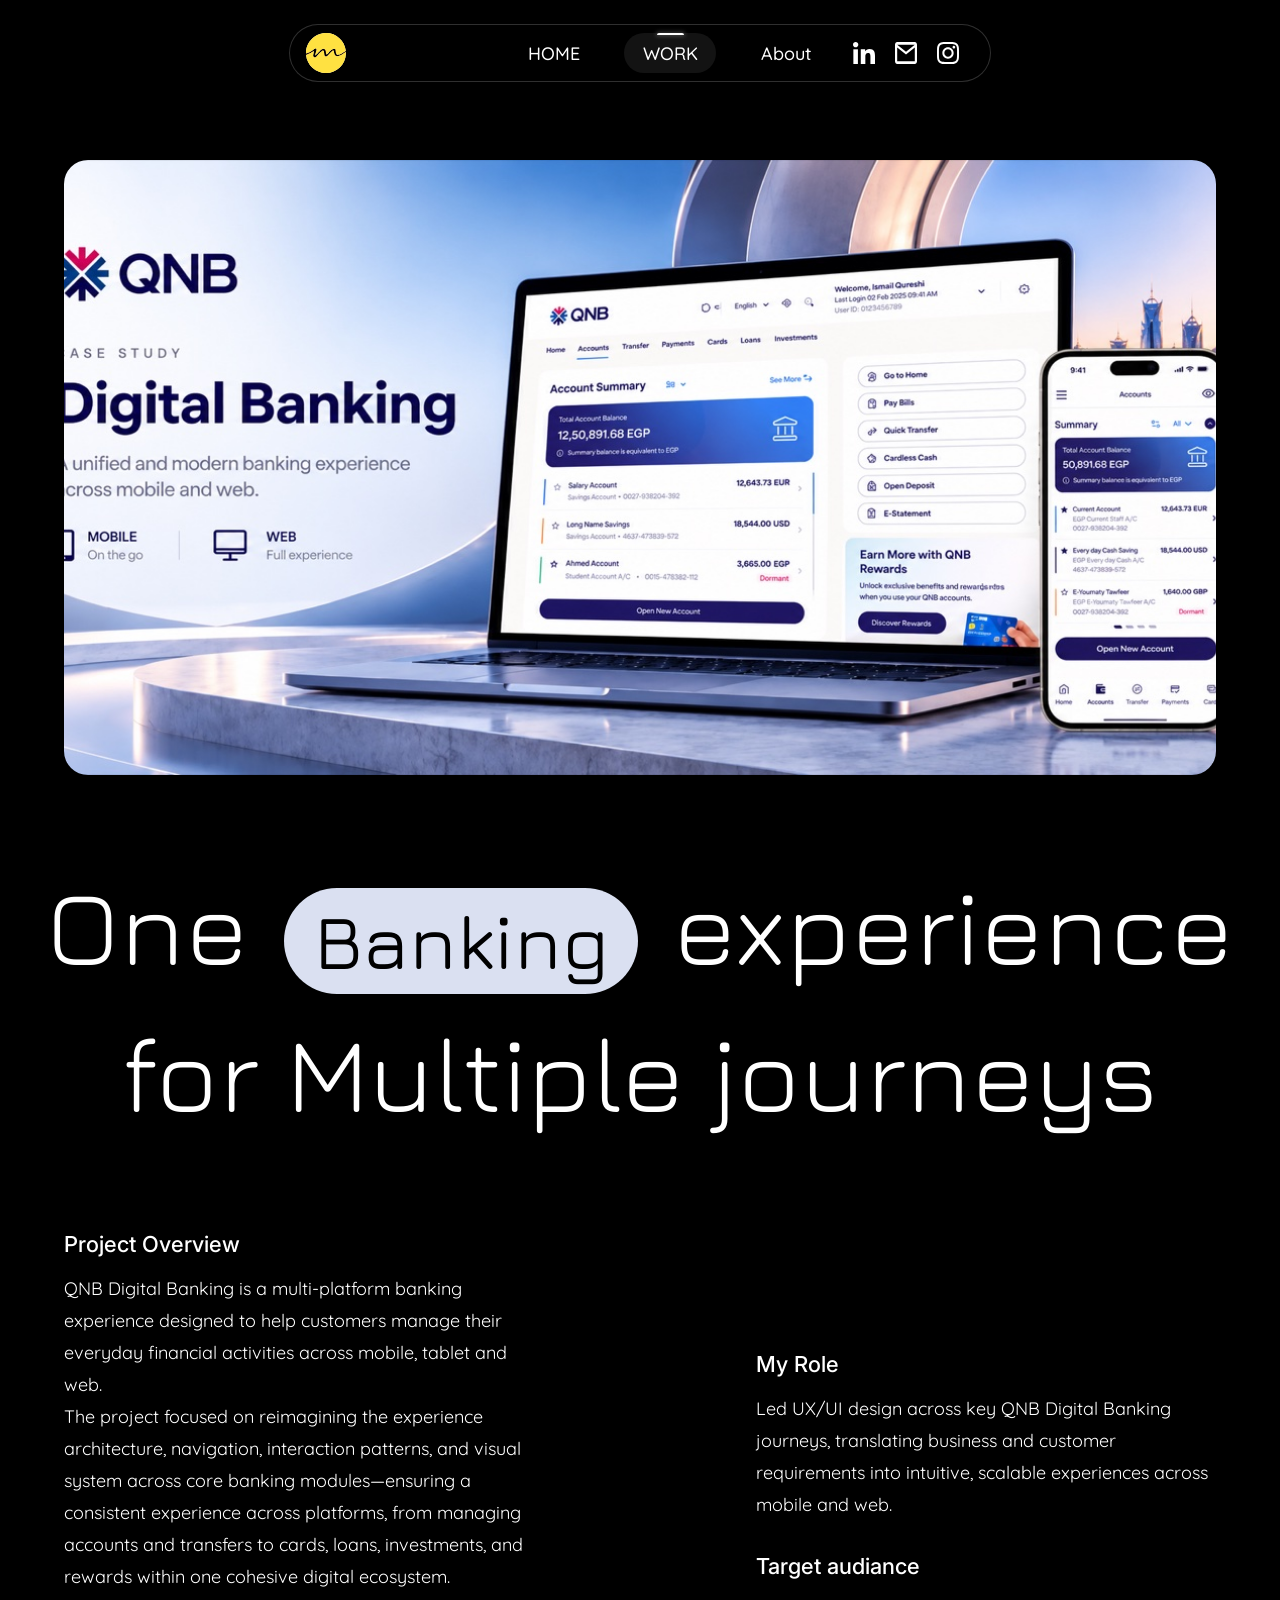
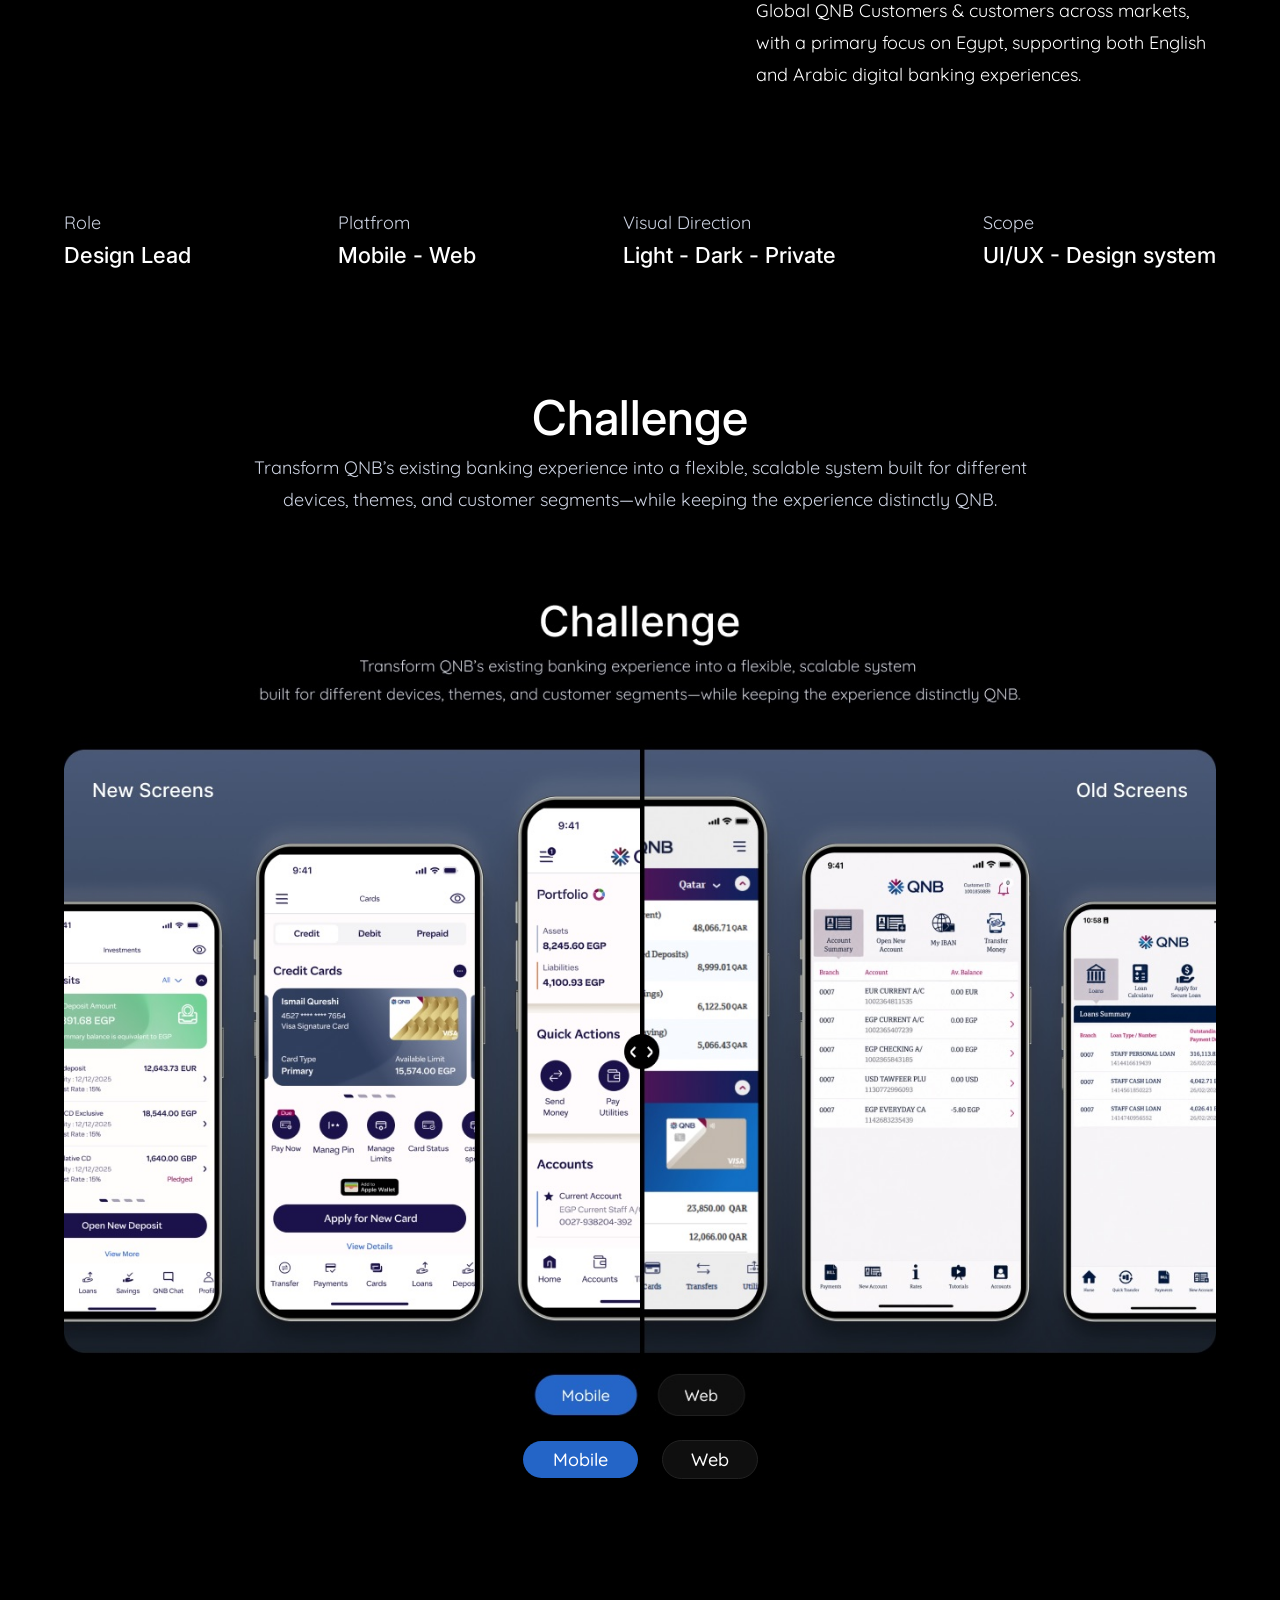
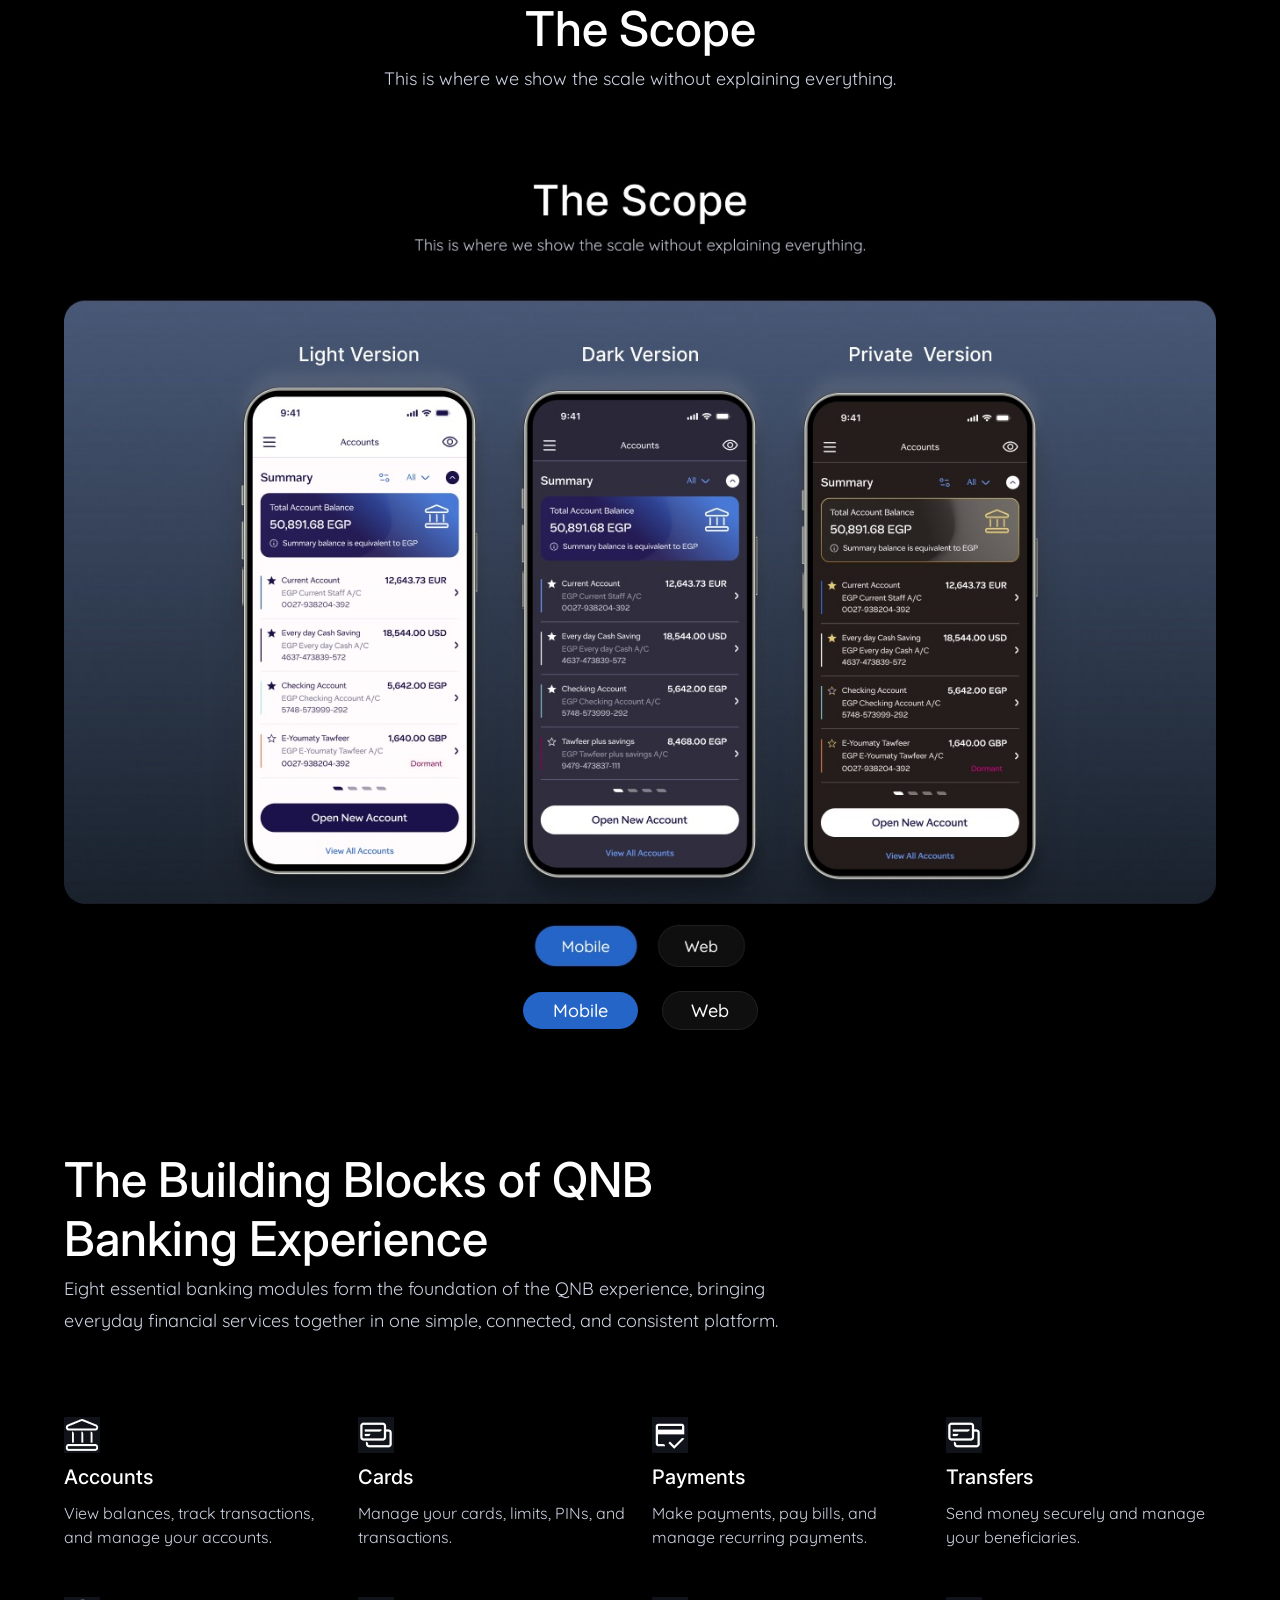
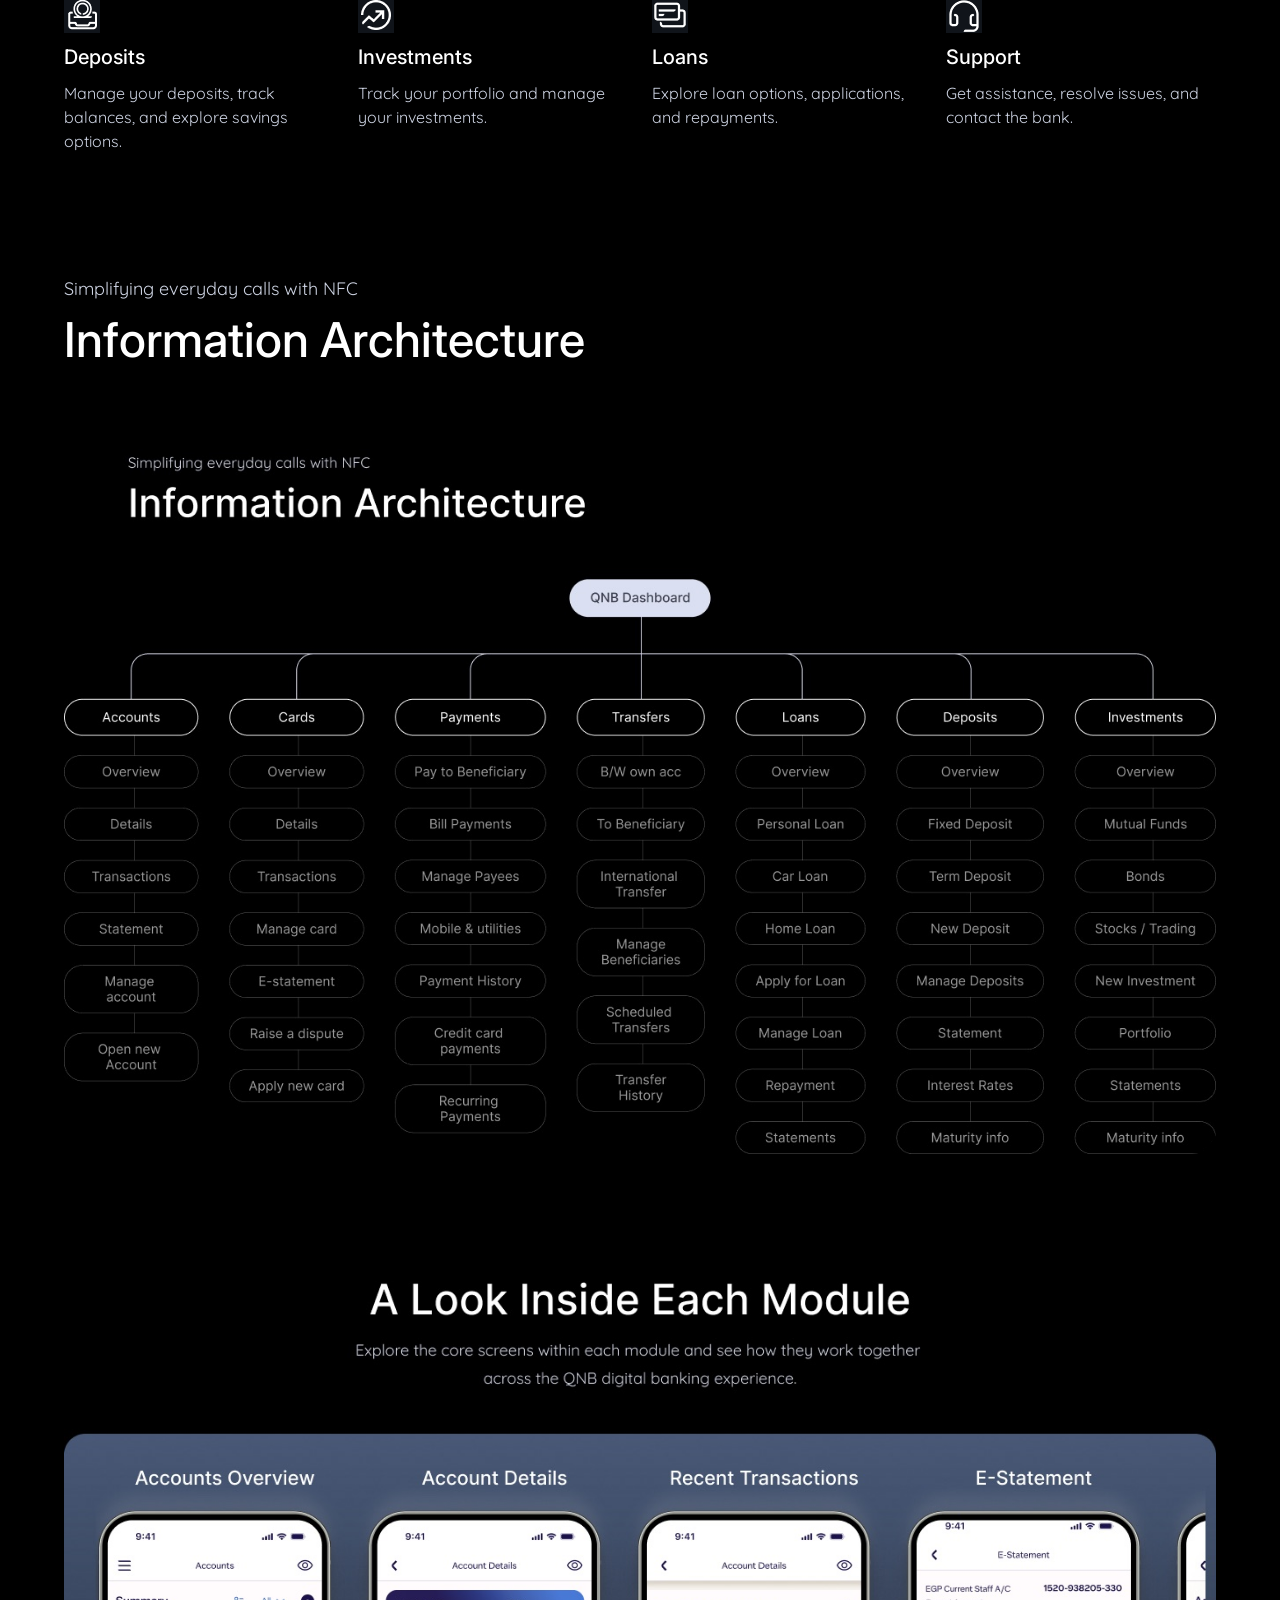
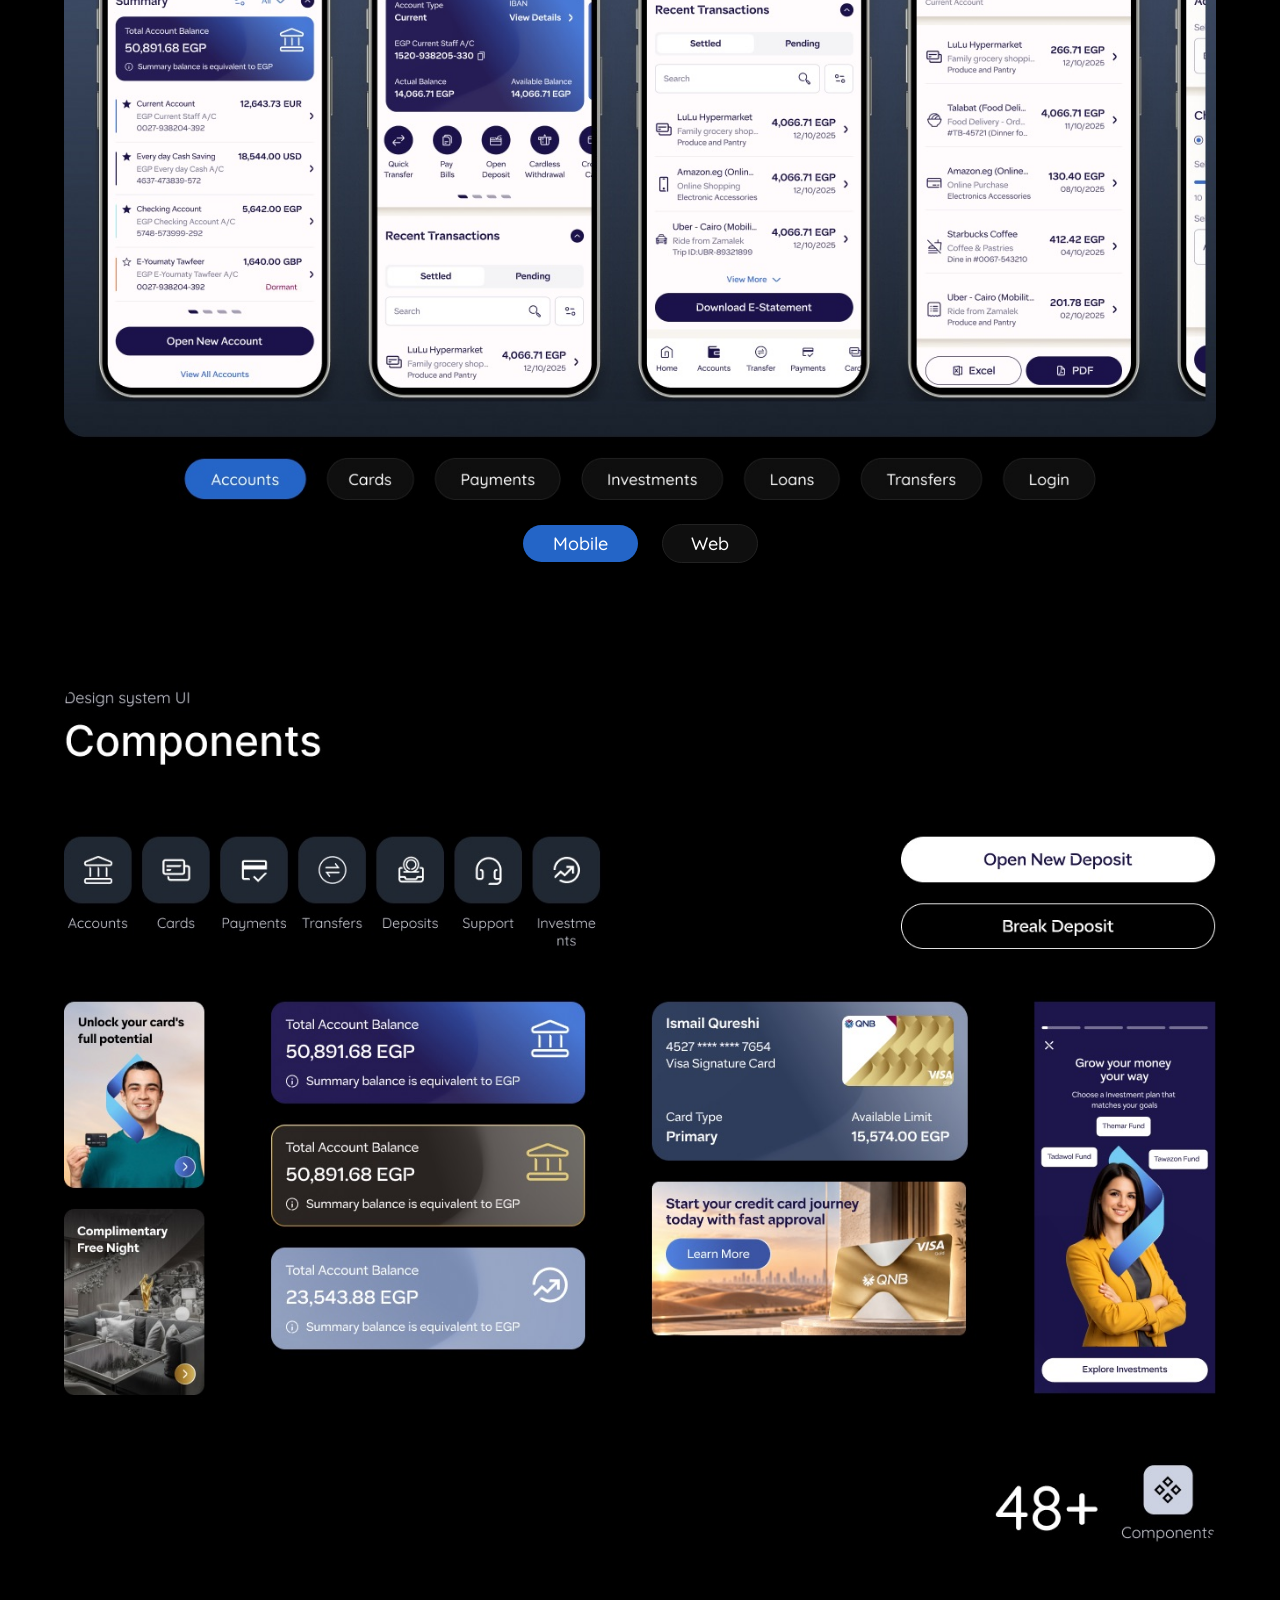
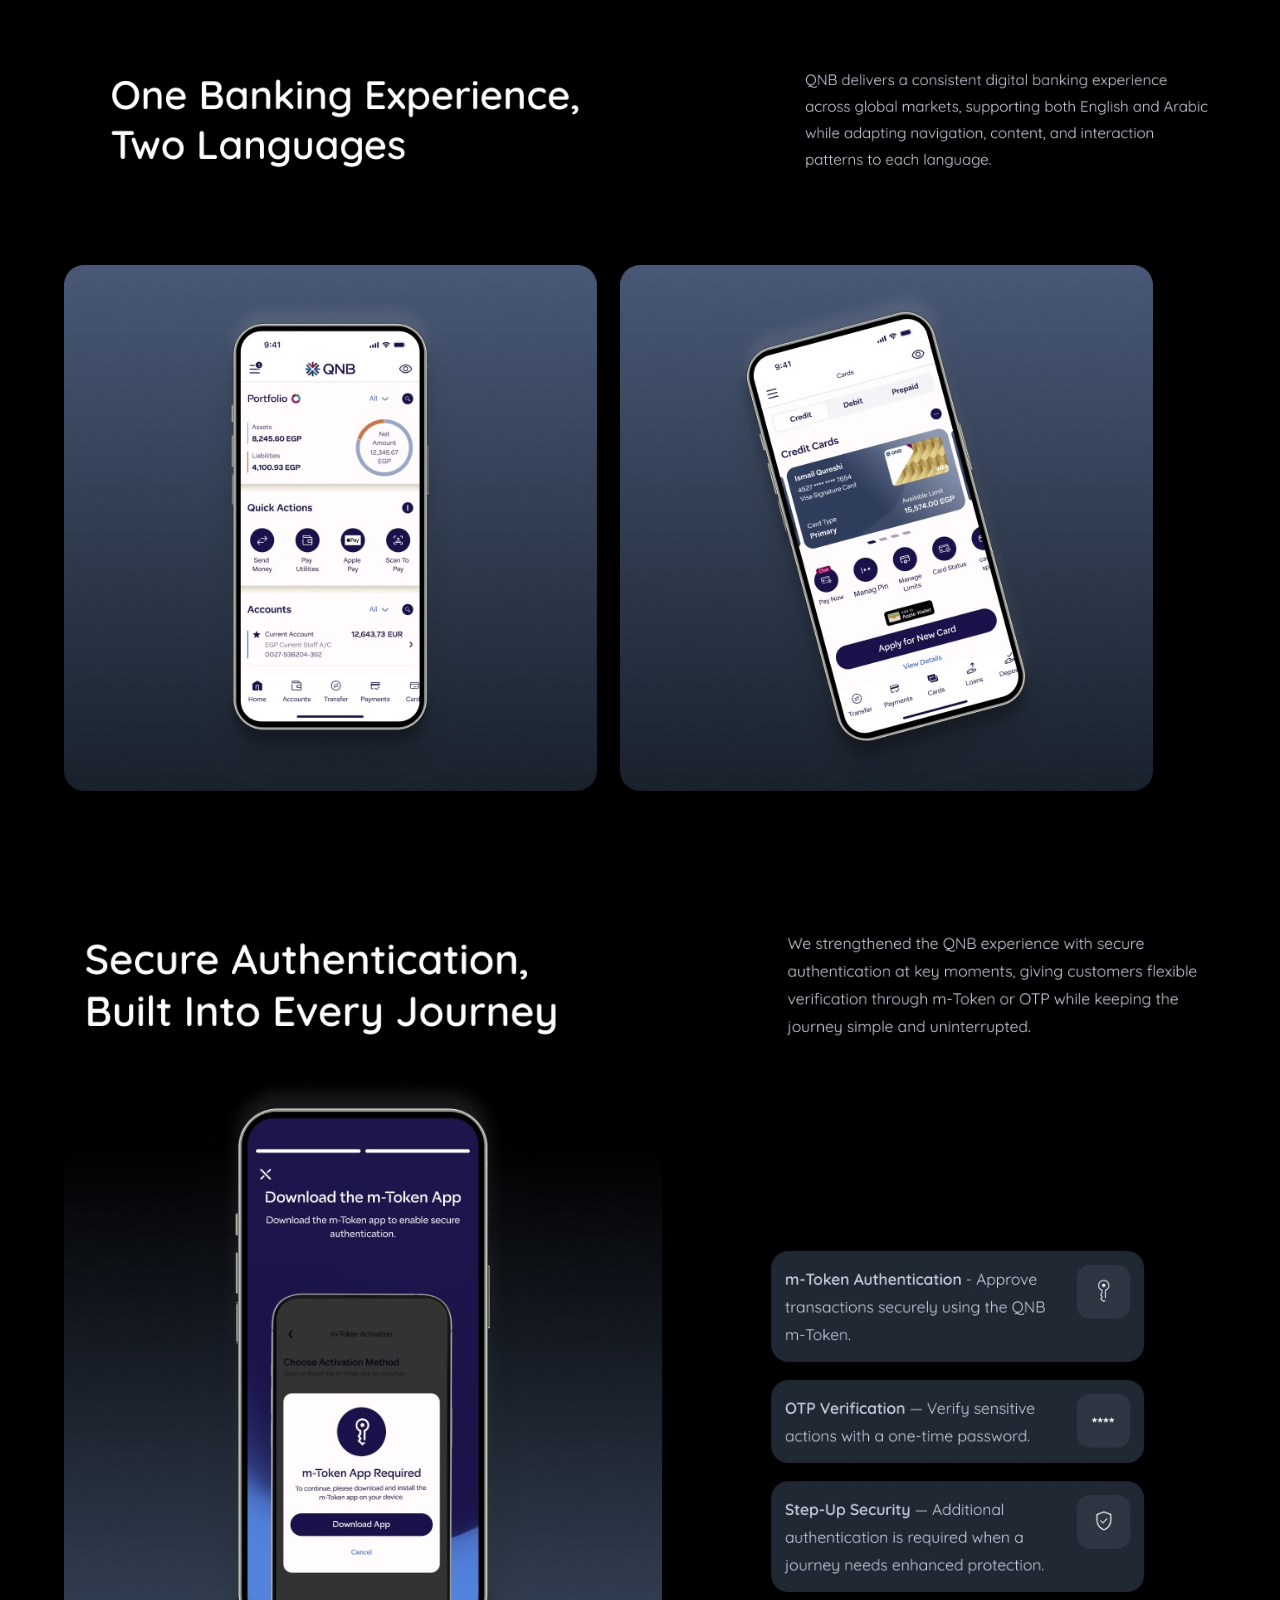
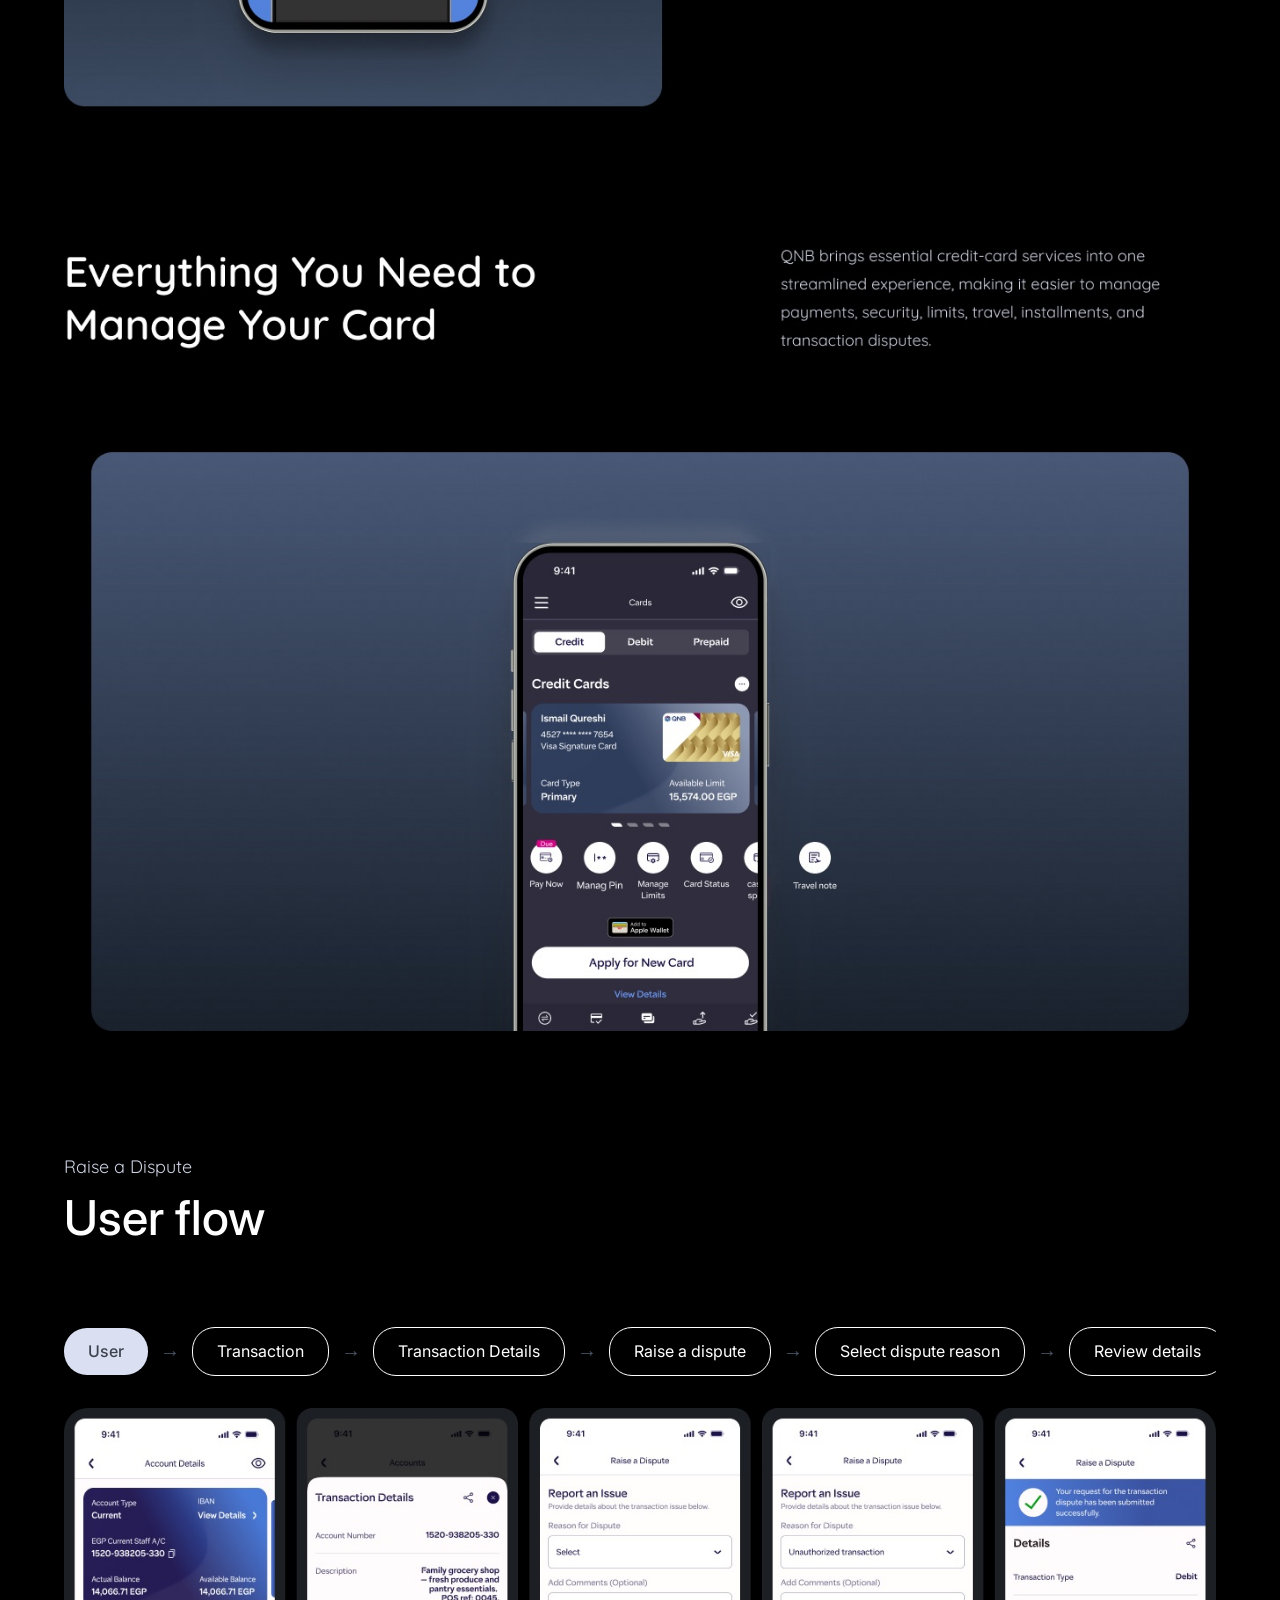
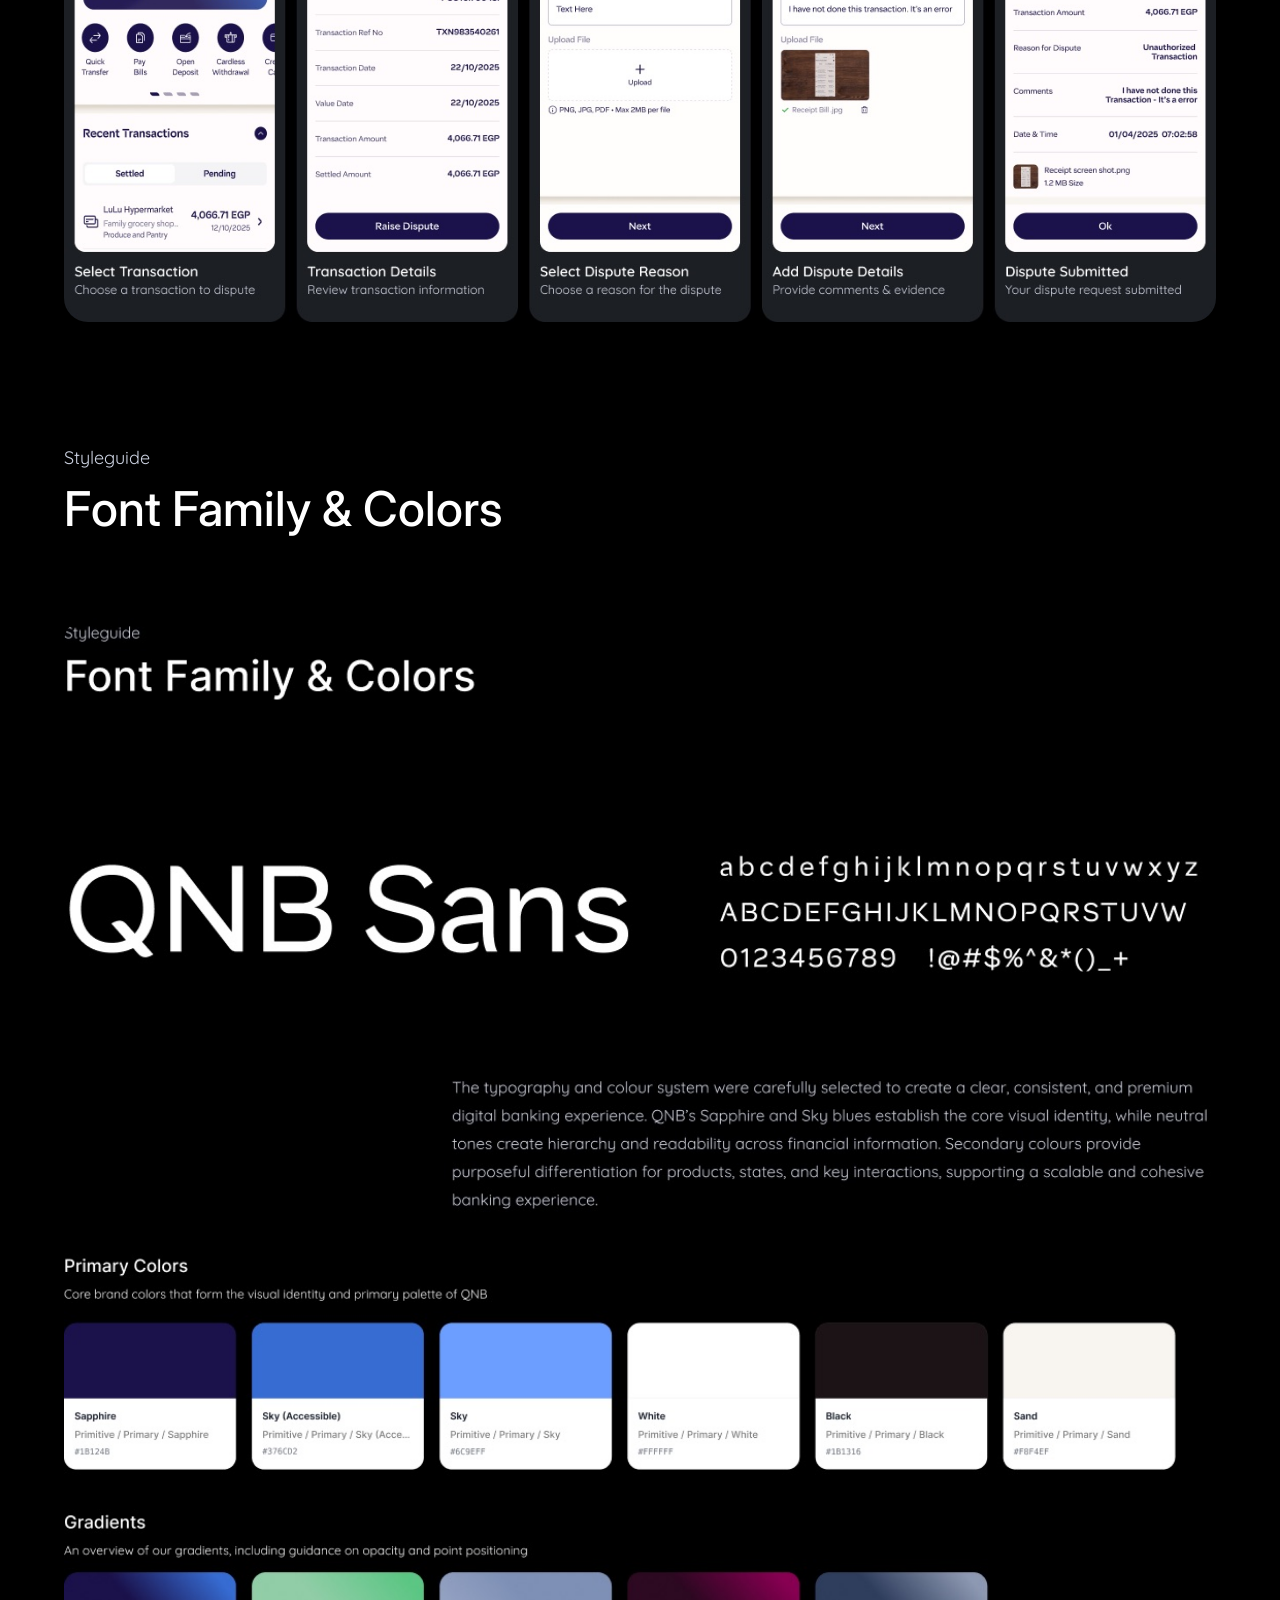
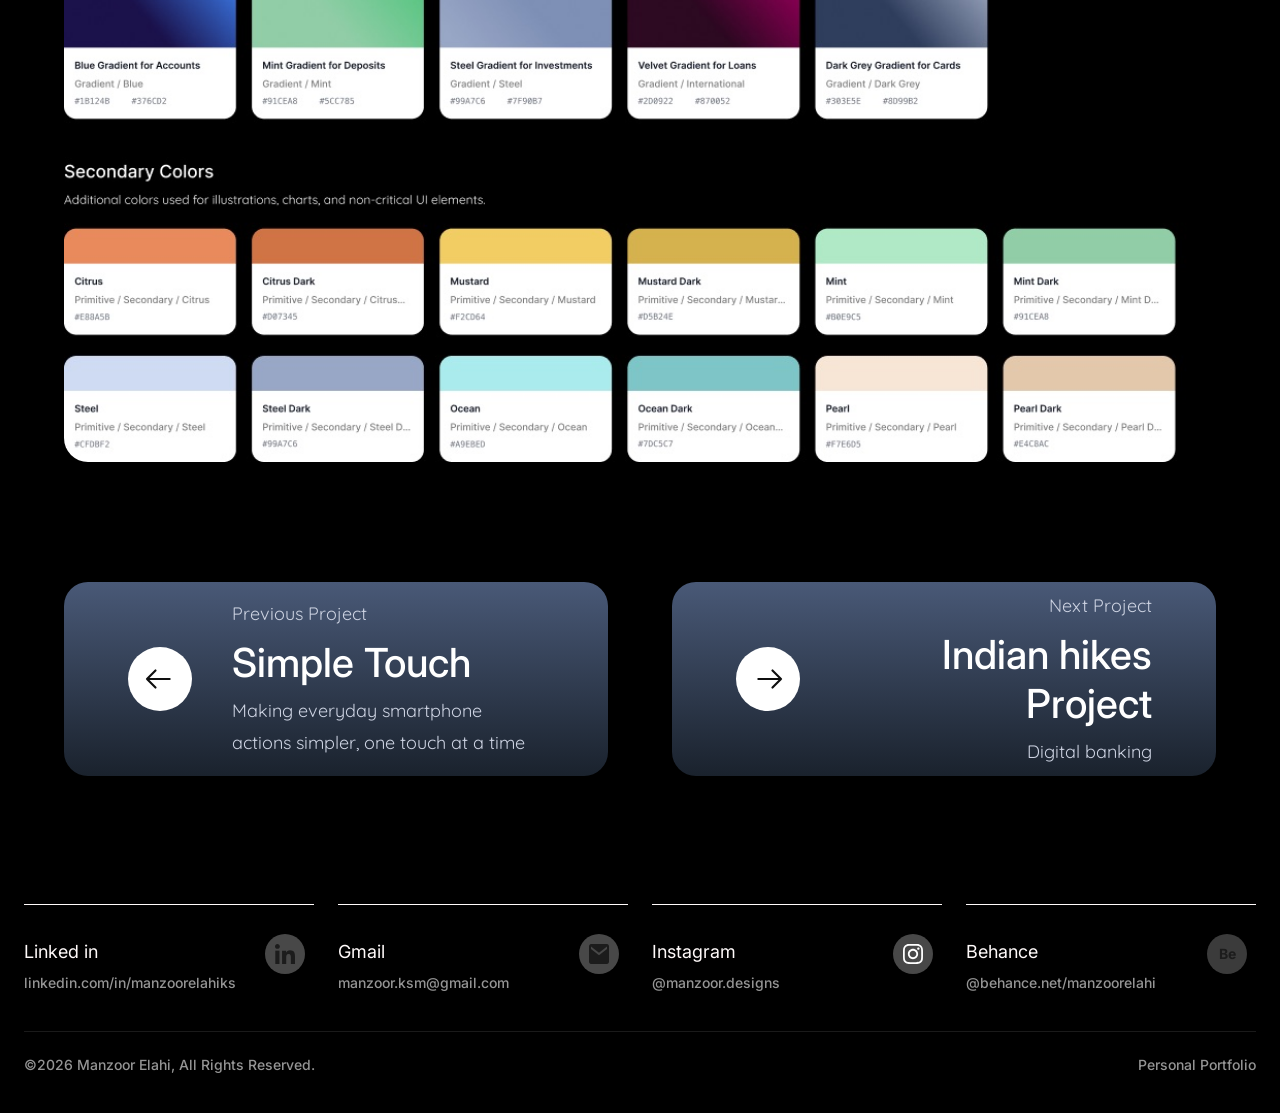
<file: work-qnb.html>
<!DOCTYPE html>
<html lang="en">
<head>
<meta charset="UTF-8">
<meta name="viewport" content="width=device-width, initial-scale=1.0">
<title>Manzoor Portfolio</title>
<link rel="preconnect" href="https://fonts.googleapis.com">
<link rel="preconnect" href="https://fonts.gstatic.com" crossorigin>
<link href="https://fonts.googleapis.com/css2?family=Quicksand:wght@400;500;600;700&family=Syne:wght@600;700;800&family=Inter:wght@400;500;600&family=Poppins:wght@400;500;600&family=Plus+Jakarta+Sans:wght@400;500;700&family=Jura:wght@400;500&display=swap" rel="stylesheet">
<link rel="stylesheet" href="css/style.css">
</head>
<body>

<div class="mobile-gate">
  <img src="assets/icons/logo.svg" alt="Manzoor Elahi logo" class="mobile-gate__logo">
  <p class="mobile-gate__title">Best viewed on desktop</p>
  <p class="mobile-gate__text">This portfolio is designed for larger screens. Please open it on a desktop or laptop for the full experience.</p>
</div>

<div class="site">
<header class="nav">
  <div class="nav__inner">
    <a href="index.html#home" class="nav__logo">
      <img src="assets/icons/logo.svg" alt="Manzoor Elahi logo">
    </a>

    <nav class="nav__links">
      <a href="index.html#home" class="nav__link" data-nav="home">
        <span class="nav__link-bar"></span>
        HOME
      </a>
      <a href="index.html#work" class="nav__link nav__link--active" data-nav="work">
        <span class="nav__link-bar"></span>
        WORK
      </a>
      <a href="about.html" class="nav__link" data-nav="about">
        <span class="nav__link-bar"></span>
        About
      </a>
    </nav>

    <div class="nav__socials">
      <a href="https://www.linkedin.com/in/manzoorelahiks" target="_blank" rel="noopener" aria-label="LinkedIn">
        <img src="assets/icons/linkedin.svg" alt="">
      </a>
      <a href="mailto:manzoor.ksm@gmail.com" target="_blank" rel="noopener" aria-label="Email">
        <img src="assets/icons/mail.svg" alt="">
      </a>
      <a href="https://www.instagram.com/manzoor.designs/" target="_blank" rel="noopener" aria-label="Instagram">
        <img src="assets/icons/instagram.svg" alt="">
      </a>
    </div>
  </div>
</header>

<main>
  <section class="case-hero case-hero--qnb">
    <div class="case-hero__media">
      <img src="assets/images/qnb-hero.jpg" alt="QNB Digital Banking case study">
    </div>

    <div class="case-hero__headline">
      <p class="case-hero__headline-row">One <span class="case-hero__headline-pill">Banking</span> experience</p>
      <p class="case-hero__headline-row">for Multiple journeys</p>
    </div>

    <div class="case-hero__details">
      <div class="case-hero__col">
        <p class="case-hero__label">Project Overview</p>
        <div class="case-hero__text">
          <p>QNB Digital Banking is a multi-platform banking experience designed to help customers manage their everyday financial activities across mobile, tablet and web.</p>
          <p>The project focused on reimagining the experience architecture, navigation, interaction patterns, and visual system across core banking modules—ensuring a consistent experience across platforms, from managing accounts and transfers to cards, loans, investments, and rewards within one cohesive digital ecosystem.</p>
        </div>
      </div>

      <div class="case-hero__col">
        <p class="case-hero__label">My Role</p>
        <div class="case-hero__text">
          <p>Led UX/UI design across key QNB Digital Banking journeys, translating business and customer requirements into intuitive, scalable experiences across mobile and web.</p>
        </div>

        <p class="case-hero__label case-hero__label--spaced">Target audiance</p>
        <div class="case-hero__text">
          <p>Global QNB Customers &amp; customers across markets, with a primary focus on Egypt, supporting both English and Arabic digital banking experiences.</p>
        </div>
      </div>
    </div>

    <div class="scope-row">
      <div class="scope-row__item">
        <p class="scope-row__label">Role</p>
        <p class="scope-row__value">Design Lead</p>
      </div>
      <div class="scope-row__item">
        <p class="scope-row__label">Platfrom</p>
        <p class="scope-row__value">Mobile - Web</p>
      </div>
      <div class="scope-row__item">
        <p class="scope-row__label">Visual Direction</p>
        <p class="scope-row__value">Light - Dark - Private</p>
      </div>
      <div class="scope-row__item">
        <p class="scope-row__label">Scope</p>
        <p class="scope-row__value">UI/UX - Design system</p>
      </div>
    </div>
  </section>

  <section class="case-section">
    <div class="case-block-header case-block-header--center">
      <h2 class="case-heading">Challenge</h2>
      <p class="case-eyebrow">Transform QNB&rsquo;s existing banking experience into a flexible, scalable system built for different devices, themes, and customer segments&mdash;while keeping the experience distinctly QNB.</p>
    </div>
    <img class="case-flat-image" src="assets/images/qnb-challenge.jpg" alt="Old vs new QNB banking screens comparison">
    <div class="toggle-pills">
      <span class="toggle-pill toggle-pill--active">Mobile</span>
      <span class="toggle-pill">Web</span>
    </div>
  </section>

  <section class="case-section">
    <div class="case-block-header case-block-header--center">
      <h2 class="case-heading">The Scope</h2>
      <p class="case-eyebrow">This is where we show the scale without explaining everything.</p>
    </div>
    <img class="case-flat-image" src="assets/images/qnb-scope-1.jpg" alt="QNB Light, Dark and Private theme versions on mobile">
    <div class="toggle-pills">
      <span class="toggle-pill toggle-pill--active">Mobile</span>
      <span class="toggle-pill">Web</span>
    </div>
  </section>

  <section class="case-section">
    <div class="case-block-header">
      <h2 class="case-heading">The Building Blocks of QNB Banking Experience</h2>
      <p class="case-eyebrow">Eight essential banking modules form the foundation of the QNB experience, bringing everyday financial services together in one simple, connected, and consistent platform.</p>
    </div>
    <div class="module-grid">
      <div class="module-card">
        <span class="module-card__icon"><img src="assets/icons/qnb-icon-bank.png" alt=""></span>
        <p class="module-card__title">Accounts</p>
        <p class="module-card__text">View balances, track transactions, and manage your accounts.</p>
      </div>
      <div class="module-card">
        <span class="module-card__icon"><img src="assets/icons/qnb-icon-cards.png" alt=""></span>
        <p class="module-card__title">Cards</p>
        <p class="module-card__text">Manage your cards, limits, PINs, and transactions.</p>
      </div>
      <div class="module-card">
        <span class="module-card__icon"><img src="assets/icons/qnb-icon-payments.png" alt=""></span>
        <p class="module-card__title">Payments</p>
        <p class="module-card__text">Make payments, pay bills, and manage recurring payments.</p>
      </div>
      <div class="module-card">
        <span class="module-card__icon"><img src="assets/icons/qnb-icon-cards.png" alt=""></span>
        <p class="module-card__title">Transfers</p>
        <p class="module-card__text">Send money securely and manage your beneficiaries.</p>
      </div>
      <div class="module-card">
        <span class="module-card__icon"><img src="assets/icons/qnb-icon-deposits.png" alt=""></span>
        <p class="module-card__title">Deposits</p>
        <p class="module-card__text">Manage your deposits, track balances, and explore savings options.</p>
      </div>
      <div class="module-card">
        <span class="module-card__icon"><img src="assets/icons/qnb-icon-investments.png" alt=""></span>
        <p class="module-card__title">Investments</p>
        <p class="module-card__text">Track your portfolio and manage your investments.</p>
      </div>
      <div class="module-card">
        <span class="module-card__icon"><img src="assets/icons/qnb-icon-cards.png" alt=""></span>
        <p class="module-card__title">Loans</p>
        <p class="module-card__text">Explore loan options, applications, and repayments.</p>
      </div>
      <div class="module-card">
        <span class="module-card__icon"><img src="assets/icons/qnb-icon-support.png" alt=""></span>
        <p class="module-card__title">Support</p>
        <p class="module-card__text">Get assistance, resolve issues, and contact the bank.</p>
      </div>
    </div>
  </section>

  <section class="case-section">
    <div class="case-block-header">
      <p class="case-eyebrow">Simplifying everyday calls with NFC</p>
      <h2 class="case-heading">Information Architecture</h2>
    </div>
    <img class="case-flat-image" src="assets/images/qnb-ia.jpg" alt="QNB information architecture sitemap">
  </section>

  <section class="case-section">
    <img class="case-flat-image" src="assets/images/qnb-scope-2.jpg" alt="QNB Light, Dark and Private theme versions, second set">
    <div class="toggle-pills">
      <span class="toggle-pill toggle-pill--active">Mobile</span>
      <span class="toggle-pill">Web</span>
    </div>
  </section>

  <section class="case-section">
    <img class="case-flat-image" src="assets/images/qnb-design-system.jpg" alt="QNB design system components: buttons, cards and banners">
  </section>

  <section class="case-section">
    <img class="case-flat-image" src="assets/images/qnb-two-phones.jpg" alt="QNB mobile screens">
  </section>

  <section class="case-section">
    <img class="case-flat-image" src="assets/images/qnb-secure-auth.jpg" alt="Secure authentication built into every journey, with m-Token and OTP verification">
  </section>

  <section class="case-section">
    <img class="case-flat-image" src="assets/images/qnb-credit-card.jpg" alt="Everything you need to manage your card">
  </section>

  <section class="case-section">
    <div class="case-block-header">
      <p class="case-eyebrow">Raise a Dispute</p>
      <h2 class="case-heading">User flow</h2>
    </div>
    <div class="flow-diagram">
      <div class="flow-diagram__row">
        <span class="flow-pill flow-pill--user">User</span>
        <span class="flow-arrow">&rarr;</span>
        <span class="flow-pill">Transaction</span>
        <span class="flow-arrow">&rarr;</span>
        <span class="flow-pill">Transaction Details</span>
        <span class="flow-arrow">&rarr;</span>
        <span class="flow-pill">Raise a dispute</span>
        <span class="flow-arrow">&rarr;</span>
        <span class="flow-pill">Select dispute reason</span>
        <span class="flow-arrow">&rarr;</span>
        <span class="flow-pill">Review details</span>
        <span class="flow-arrow">&rarr;</span>
        <span class="flow-pill">Dispute submitted</span>
      </div>
    </div>
    <img class="case-flat-image case-flat-image--spaced" src="assets/images/qnb-userflow-screens.jpg" alt="Raise a dispute flow screens">
  </section>

  <section class="case-section">
    <div class="case-block-header">
      <p class="case-eyebrow">Styleguide</p>
      <h2 class="case-heading">Font Family &amp; Colors</h2>
    </div>
    <img class="case-flat-image" src="assets/images/qnb-styleguide.jpg" alt="QNB styleguide: font family and color palette">
  </section>

  <section class="case-section">
    <div class="project-nav">
      <a href="work.html" class="project-nav__card project-nav__card--prev">
        <span class="project-nav__arrow"><img src="assets/icons/work-arrow-circle.svg" alt=""></span>
        <span class="project-nav__text">
          <span class="project-nav__label">Previous Project</span>
          <span class="project-nav__title">Simple Touch</span>
          <span class="project-nav__desc">Making everyday smartphone actions simpler, one touch at a time</span>
        </span>
      </a>
      <div class="project-nav__card project-nav__card--next">
        <span class="project-nav__text">
          <span class="project-nav__label">Next Project</span>
          <span class="project-nav__title">Indian hikes Project</span>
          <span class="project-nav__desc">Digital banking</span>
        </span>
        <span class="project-nav__arrow"><img src="assets/icons/work-arrow-circle.svg" alt=""></span>
      </div>
    </div>
  </section>

  <footer class="footer">
    <div class="footer__row">
      <div class="footer__col">
        <span class="footer__label">Linked in</span>
        <a href="https://www.linkedin.com/in/manzoorelahiks" target="_blank" rel="noopener" class="footer__handle">linkedin.com/in/manzoorelahiks</a>
        <a href="https://www.linkedin.com/in/manzoorelahiks" target="_blank" rel="noopener" class="footer__icon-btn" aria-label="LinkedIn">
          <img src="assets/icons/footer-linkedin.svg" alt="">
        </a>
      </div>

      <div class="footer__col">
        <span class="footer__label">Gmail</span>
        <a href="mailto:manzoor.ksm@gmail.com" class="footer__handle">manzoor.ksm@gmail.com</a>
        <a href="mailto:manzoor.ksm@gmail.com" class="footer__icon-btn" aria-label="Email">
          <img src="assets/icons/footer-gmail.svg" alt="">
        </a>
      </div>

      <div class="footer__col">
        <span class="footer__label">Instagram</span>
        <a href="https://www.instagram.com/manzoor.designs/" target="_blank" rel="noopener" class="footer__handle">@manzoor.designs</a>
        <a href="https://www.instagram.com/manzoor.designs/" target="_blank" rel="noopener" class="footer__icon-btn" aria-label="Instagram">
          <img src="assets/icons/instagram.svg" alt="">
        </a>
      </div>

      <div class="footer__col">
        <span class="footer__label">Behance</span>
        <a href="https://www.behance.net/manzoorelahi" target="_blank" rel="noopener" class="footer__handle">@behance.net/manzoorelahi</a>
        <a href="https://www.behance.net/manzoorelahi" target="_blank" rel="noopener" class="footer__icon-btn footer__icon-btn--behance" aria-label="Behance">Be</a>
      </div>
    </div>

    <div class="footer__bottom">
      <p>&copy;2026 Manzoor Elahi, All Rights Reserved.</p>
      <p>Personal Portfolio</p>
    </div>
  </footer>
</main>

<a href="#" class="scroll-top" aria-label="Scroll to top">
  <img src="assets/icons/scroll-top-arrow.svg" alt="">
</a>
</div>

<script src="js/scroll-top.js"></script>
</body>
</html>
</file>
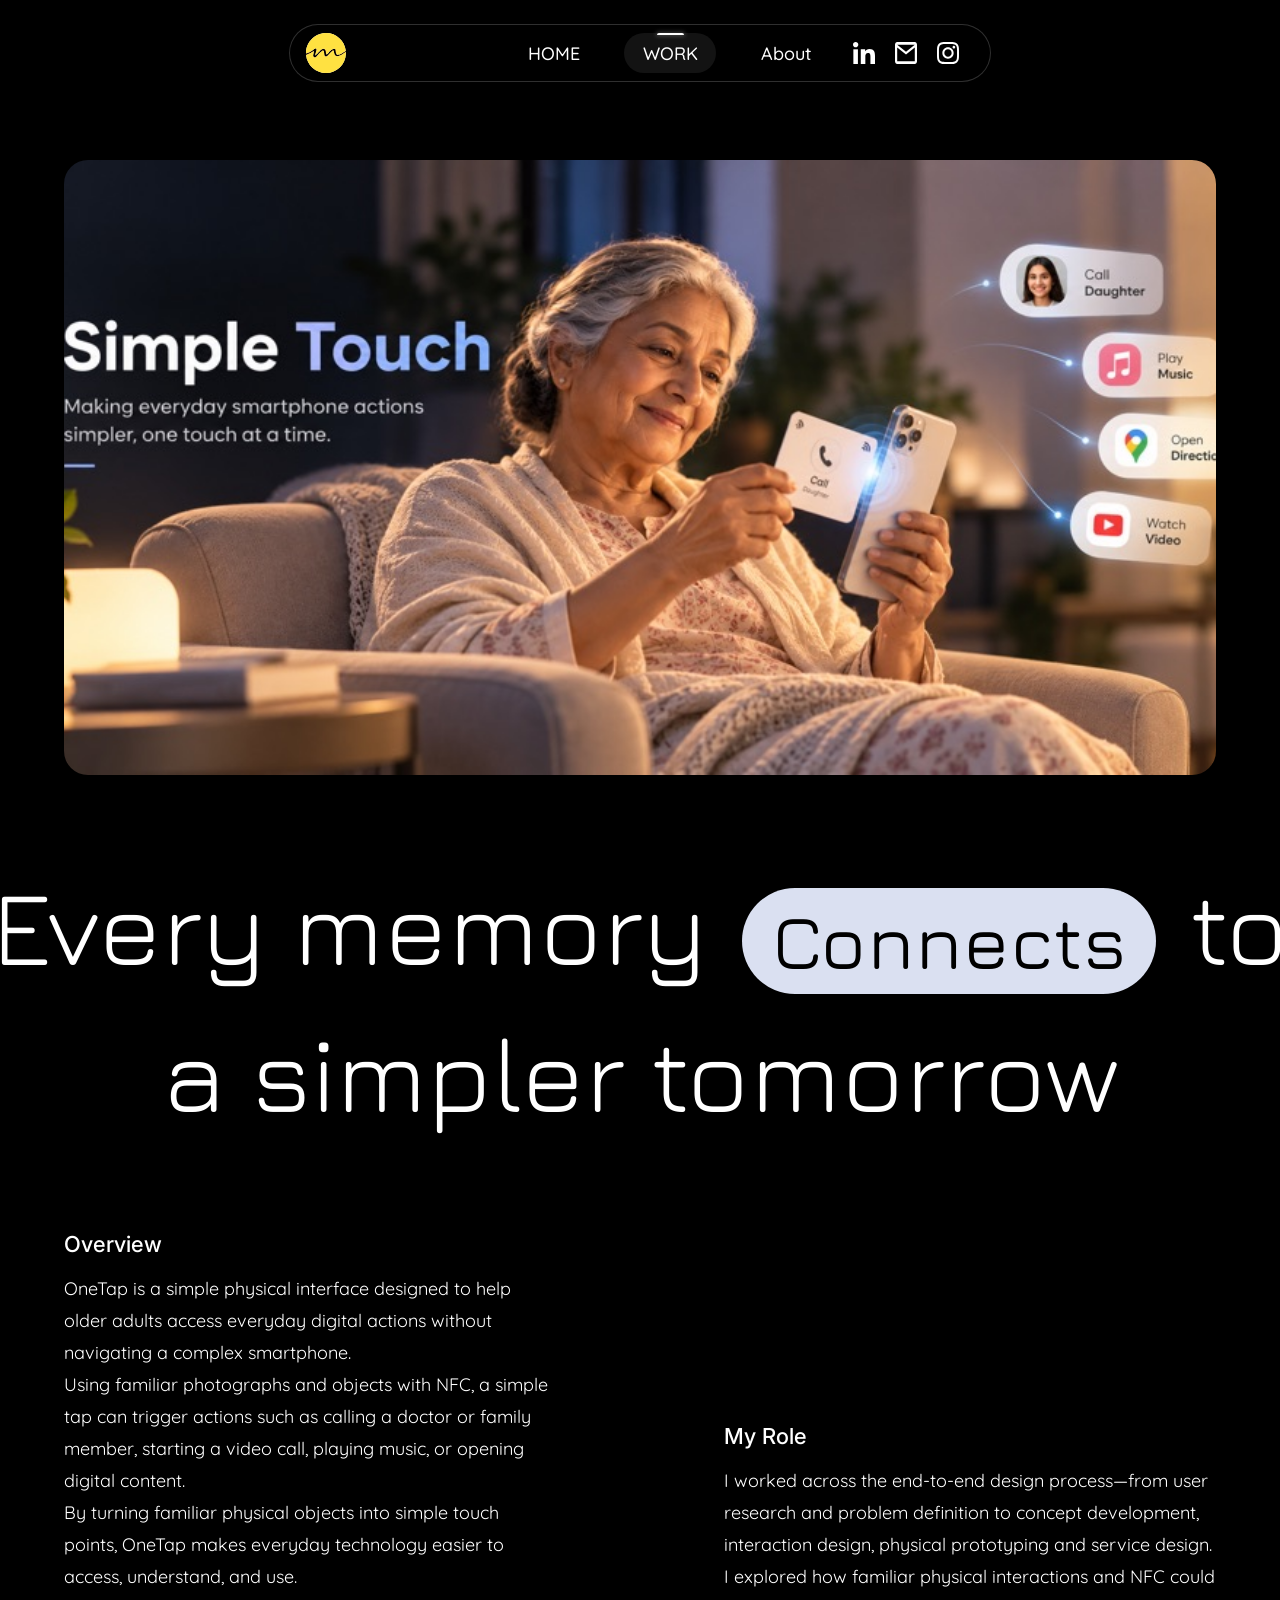
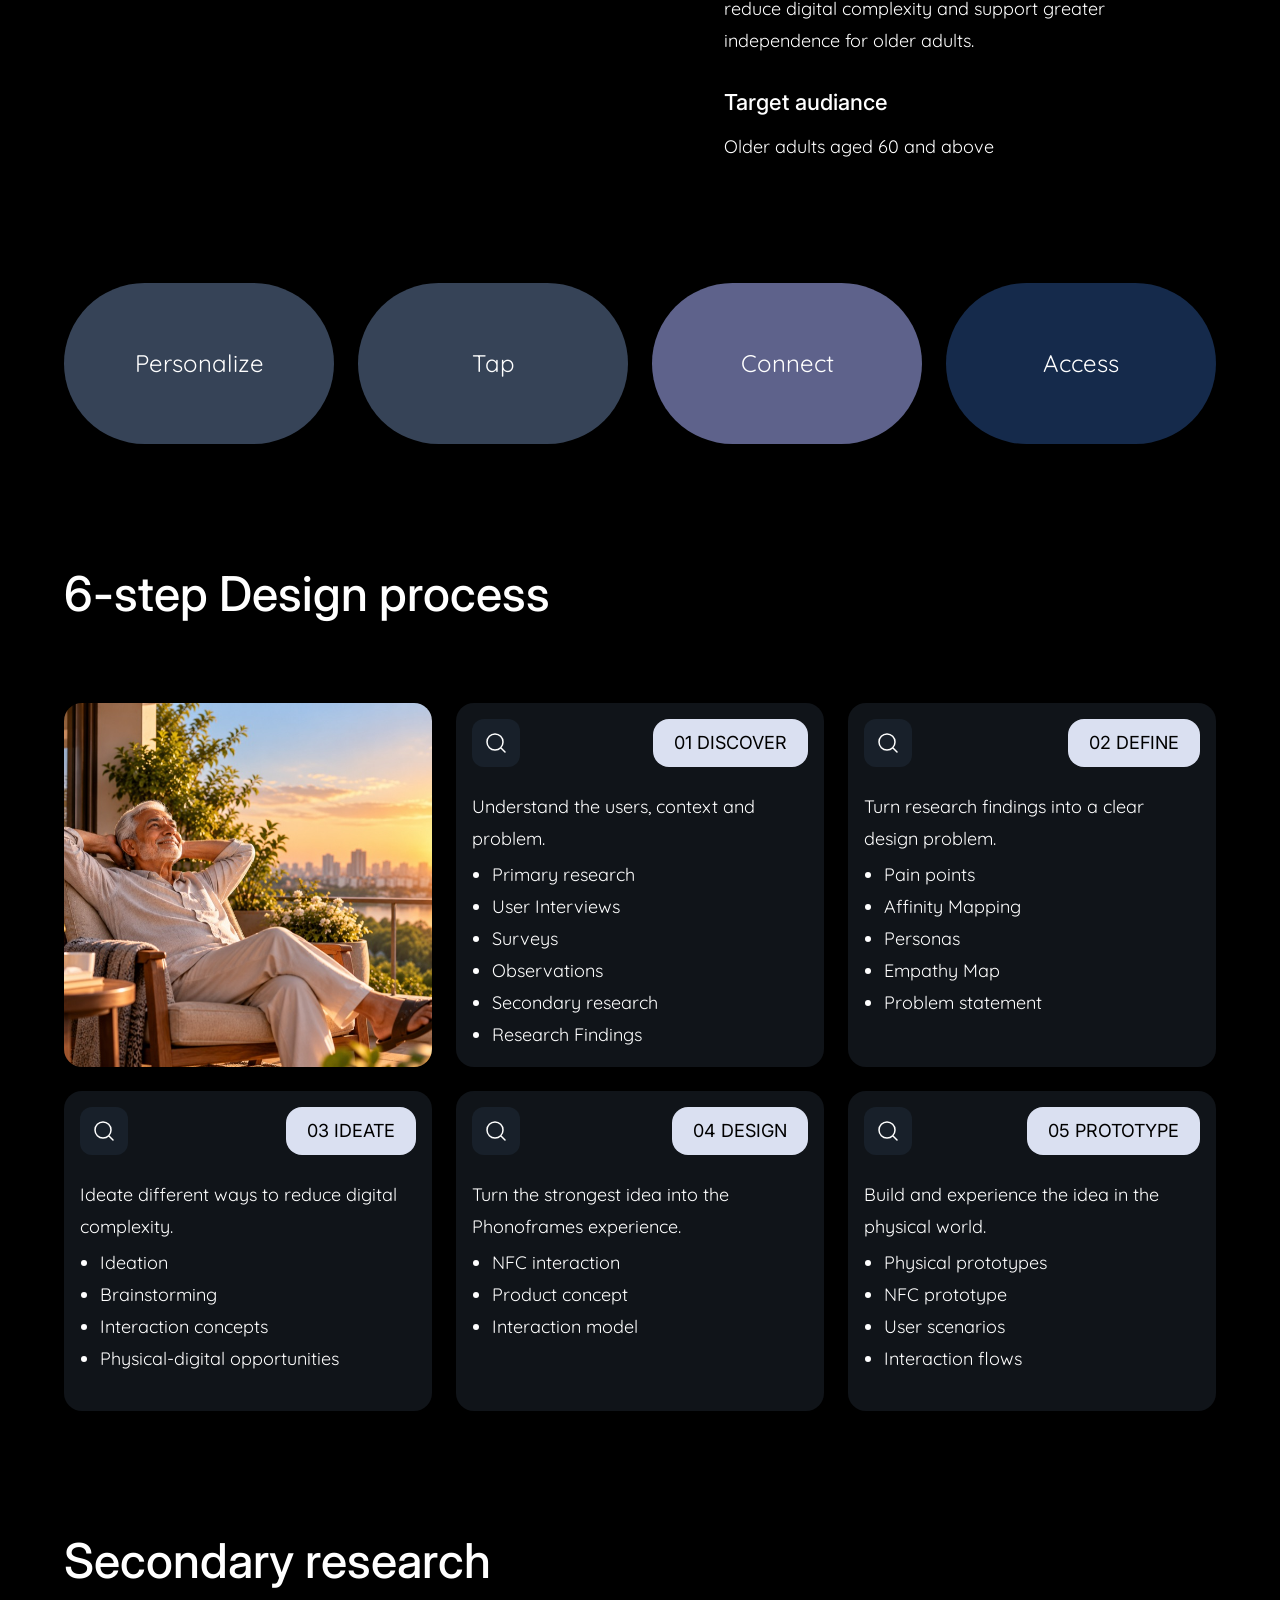
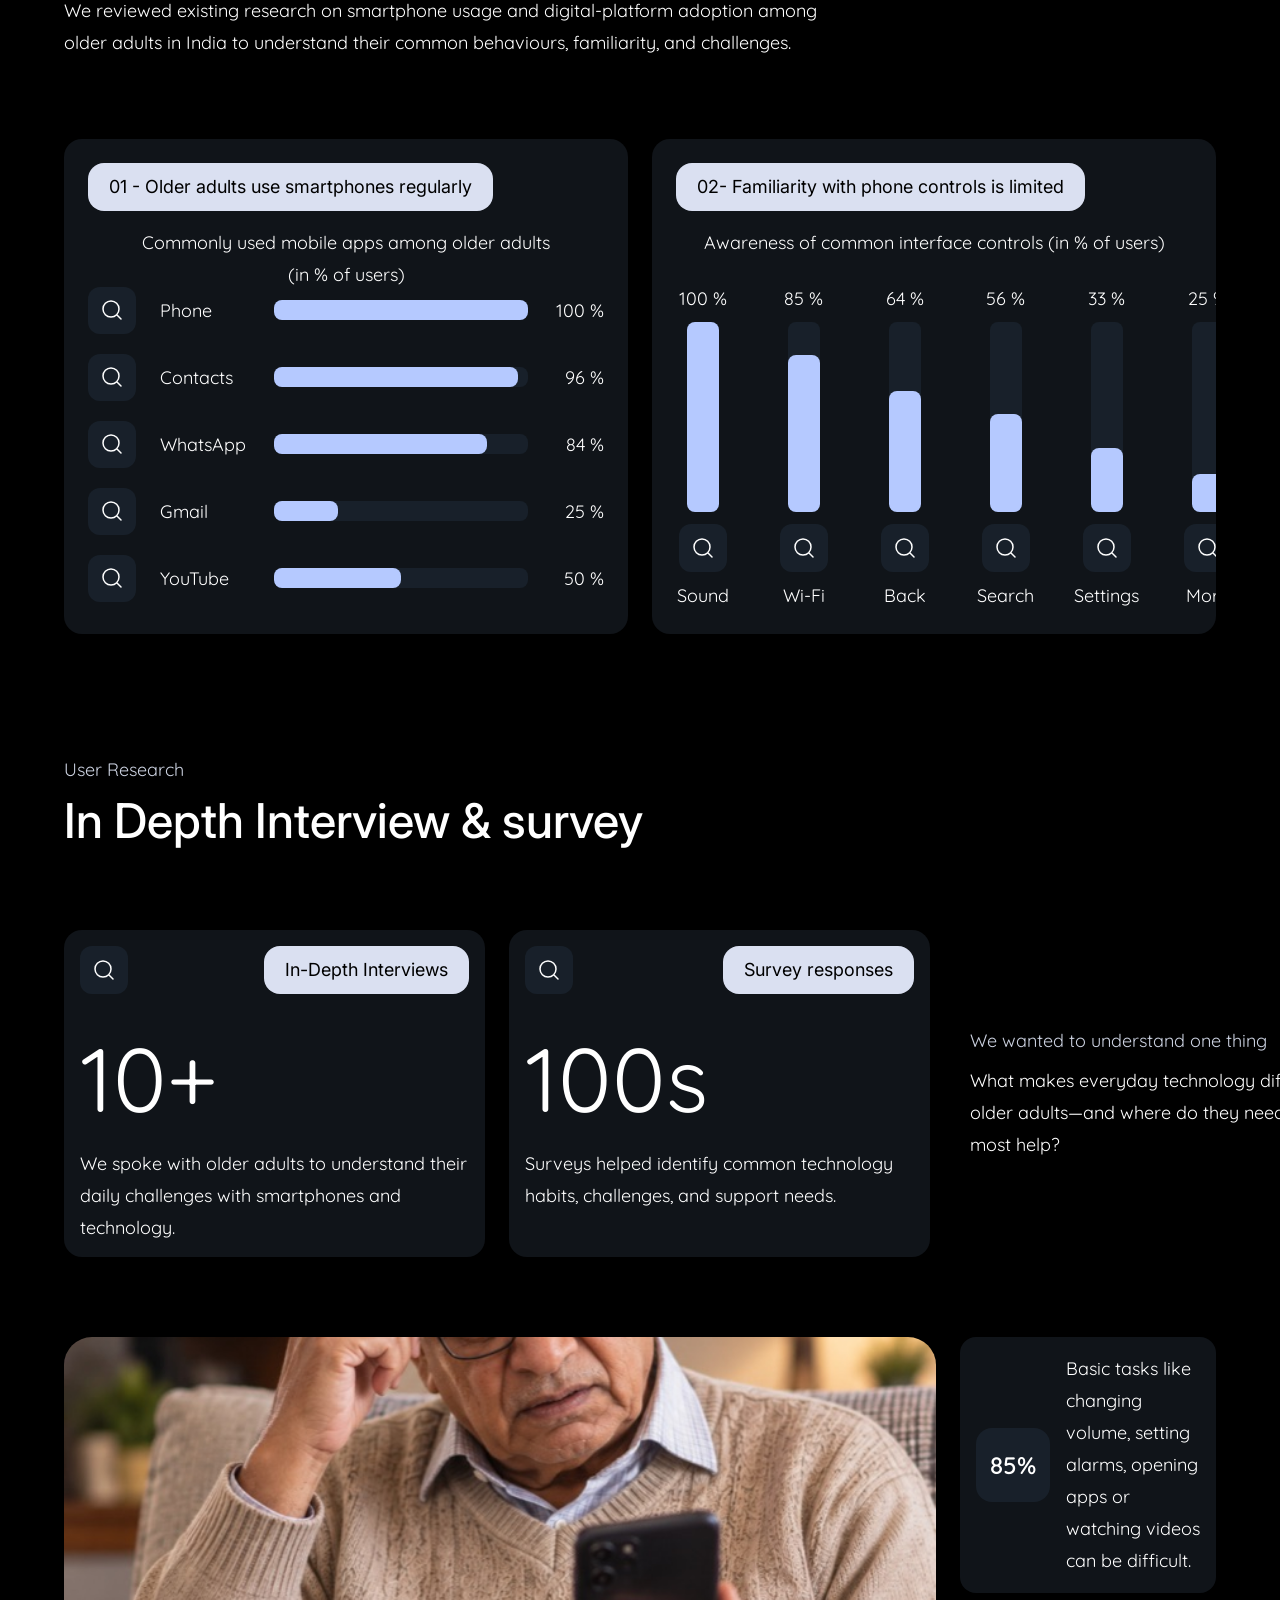
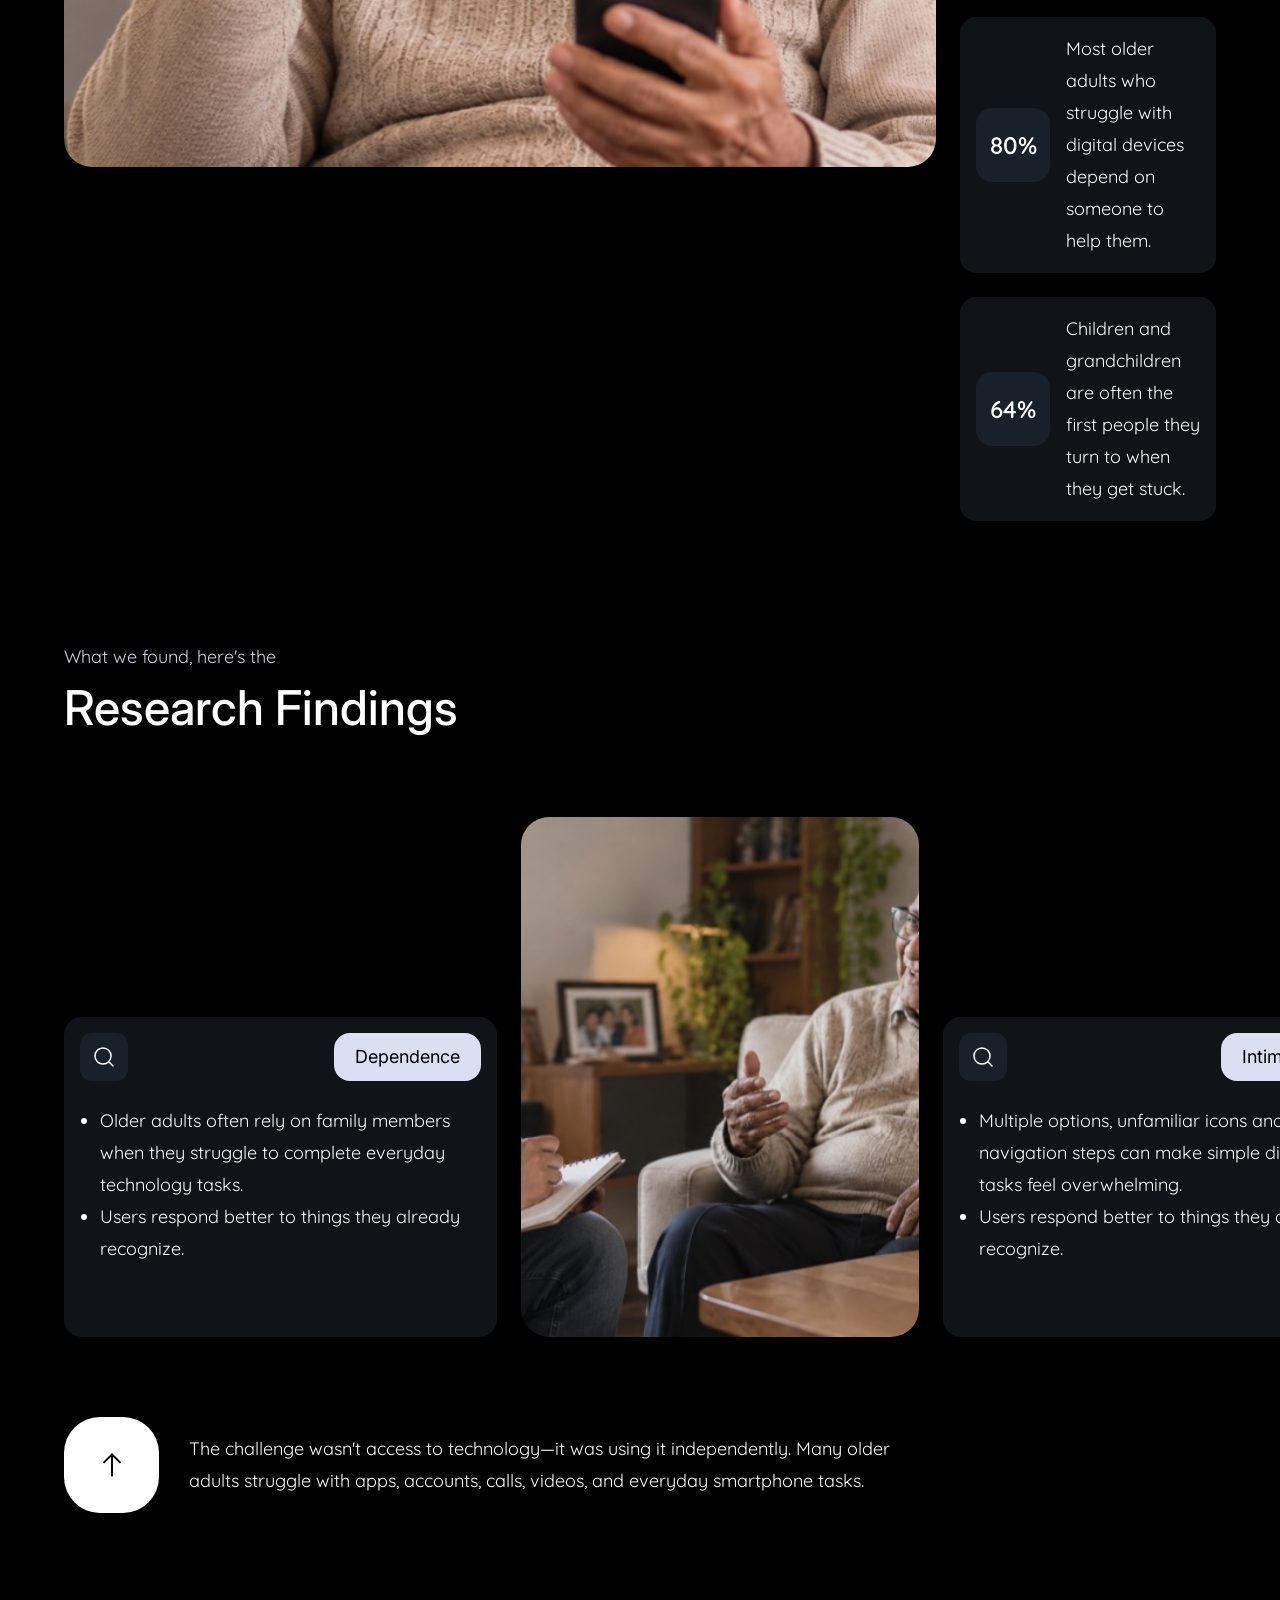
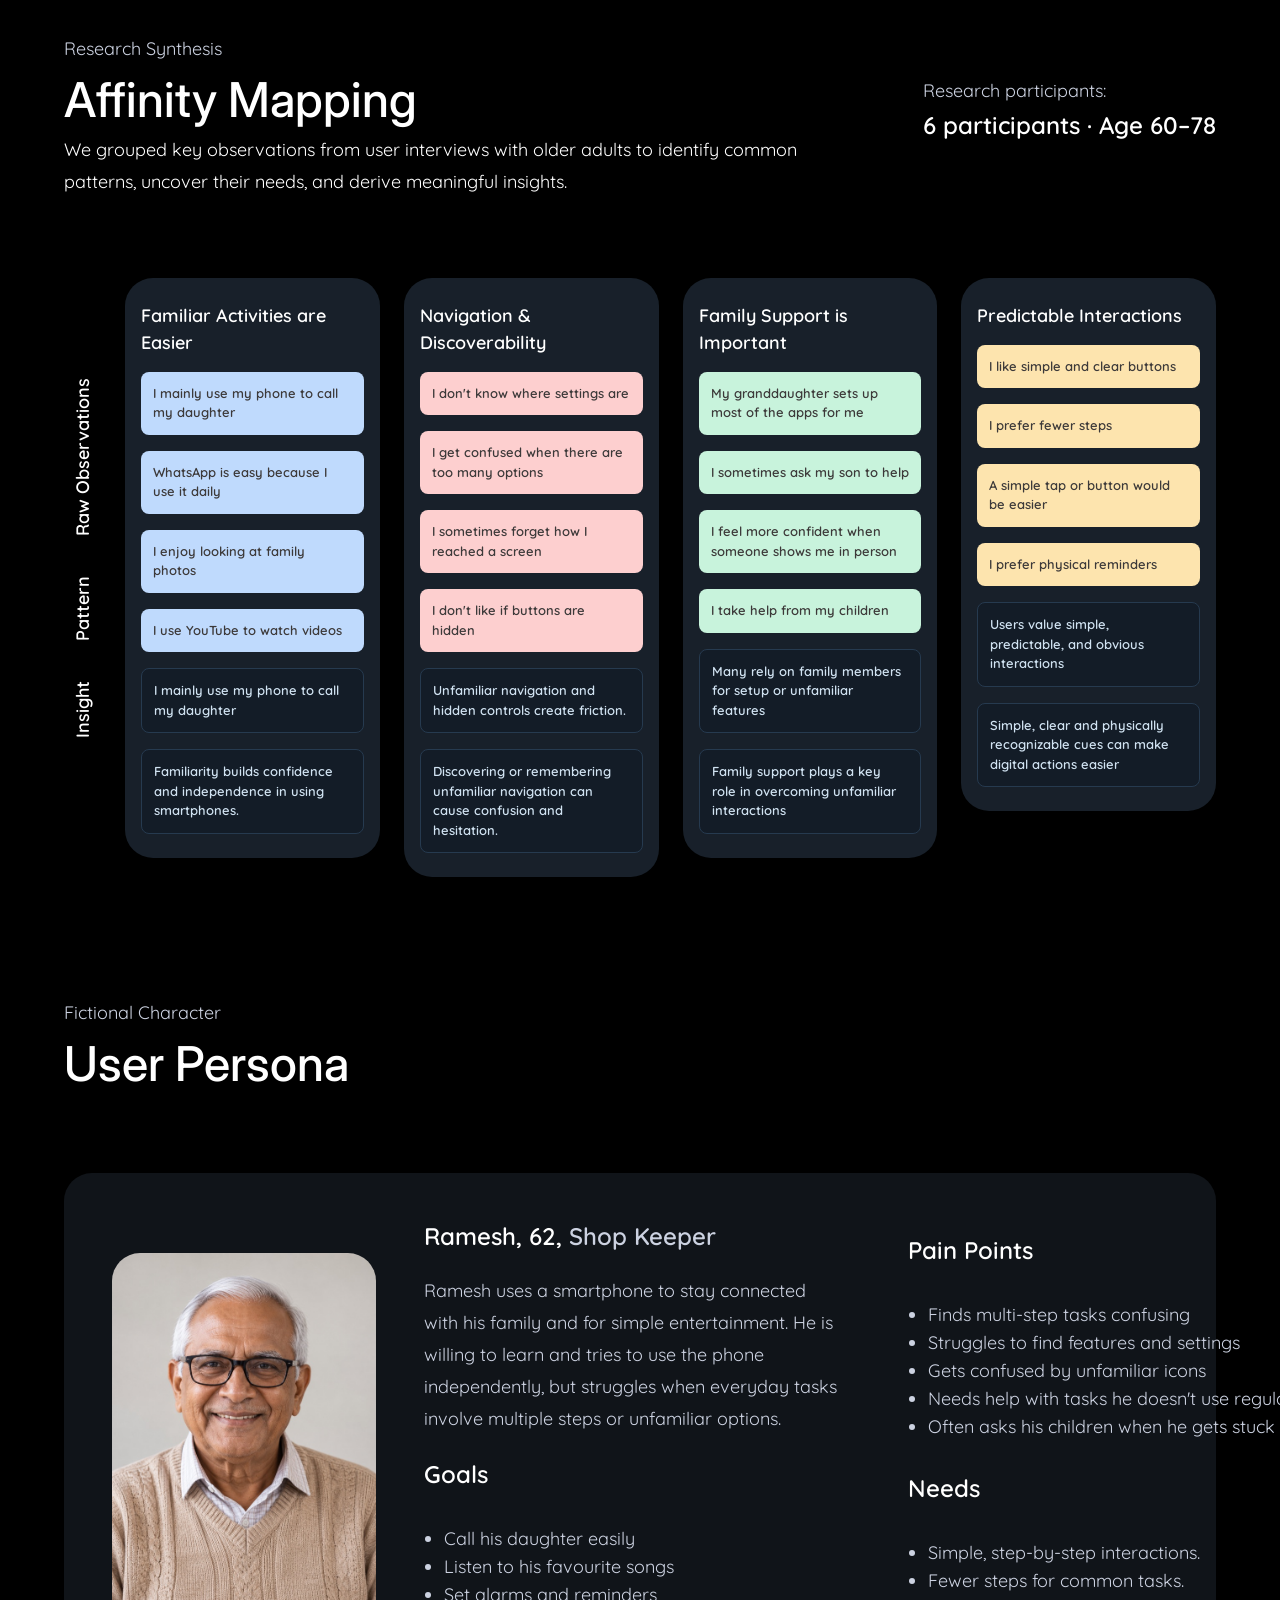
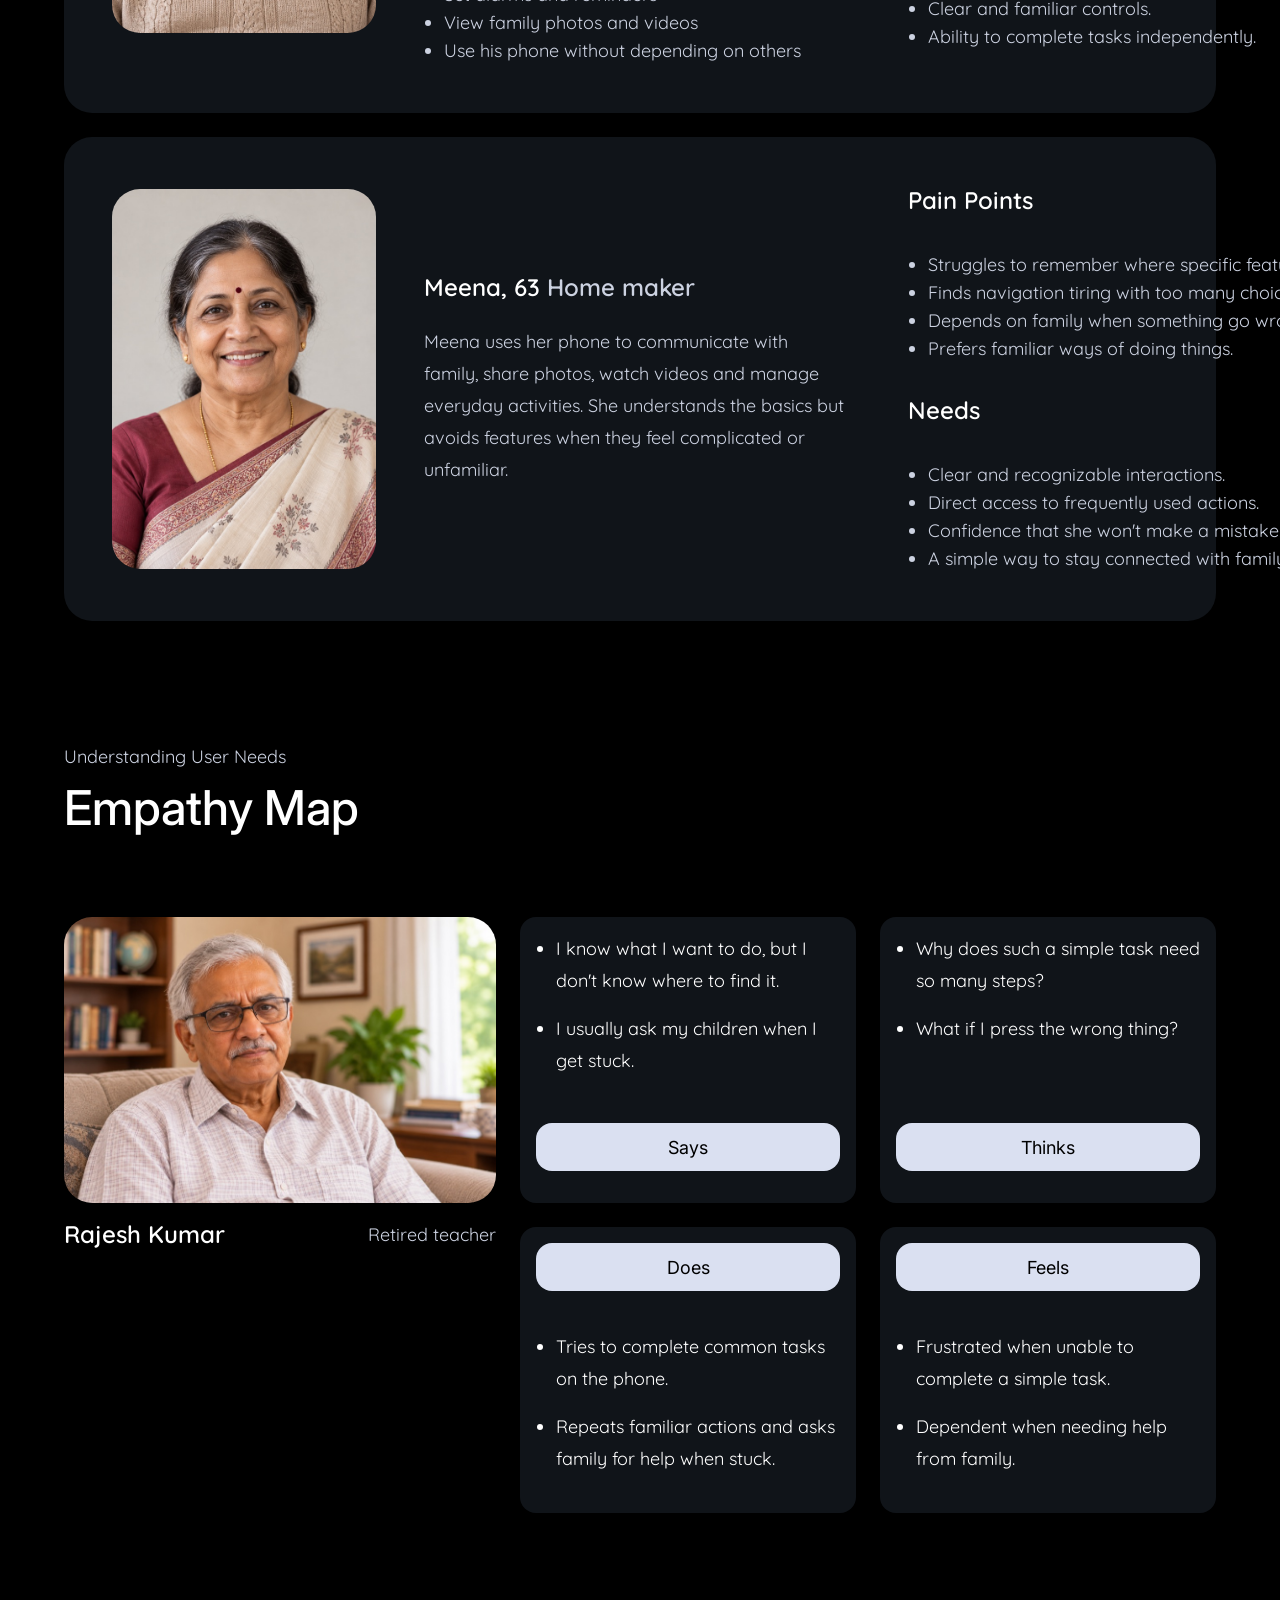
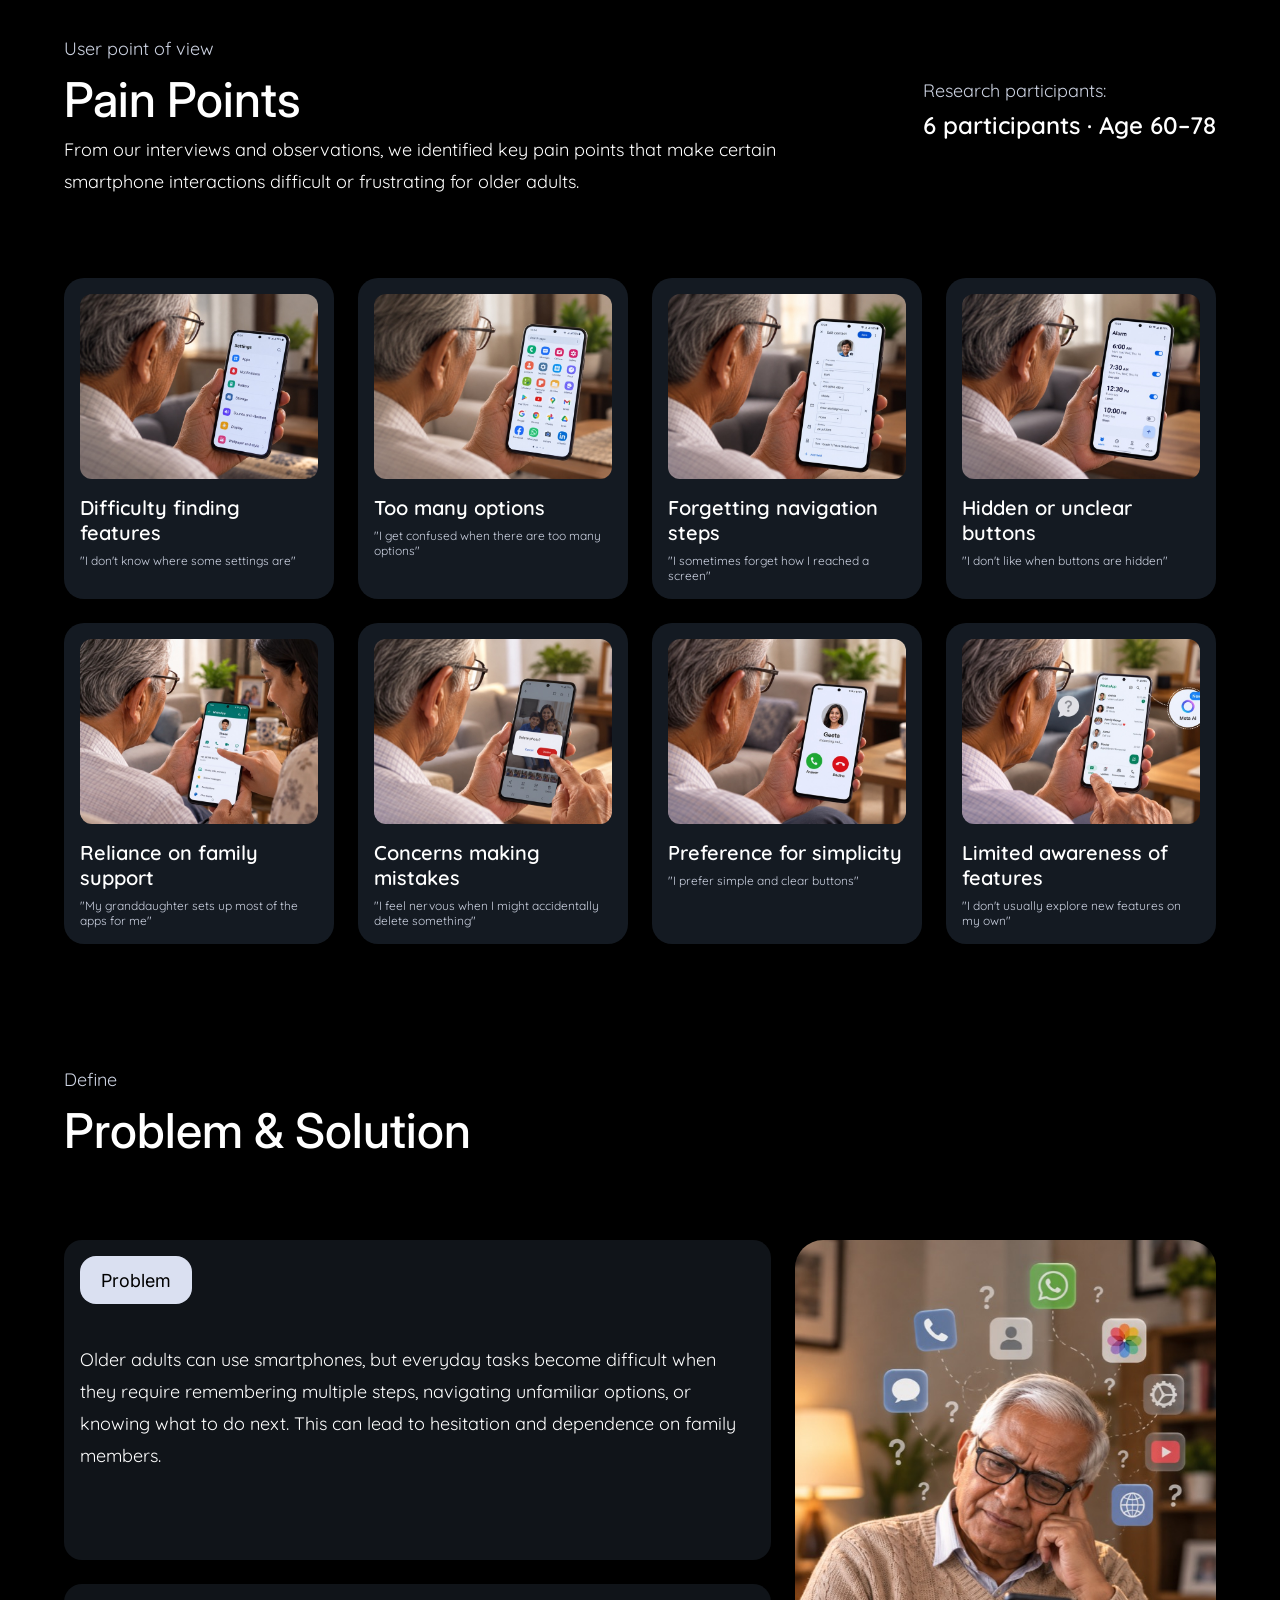
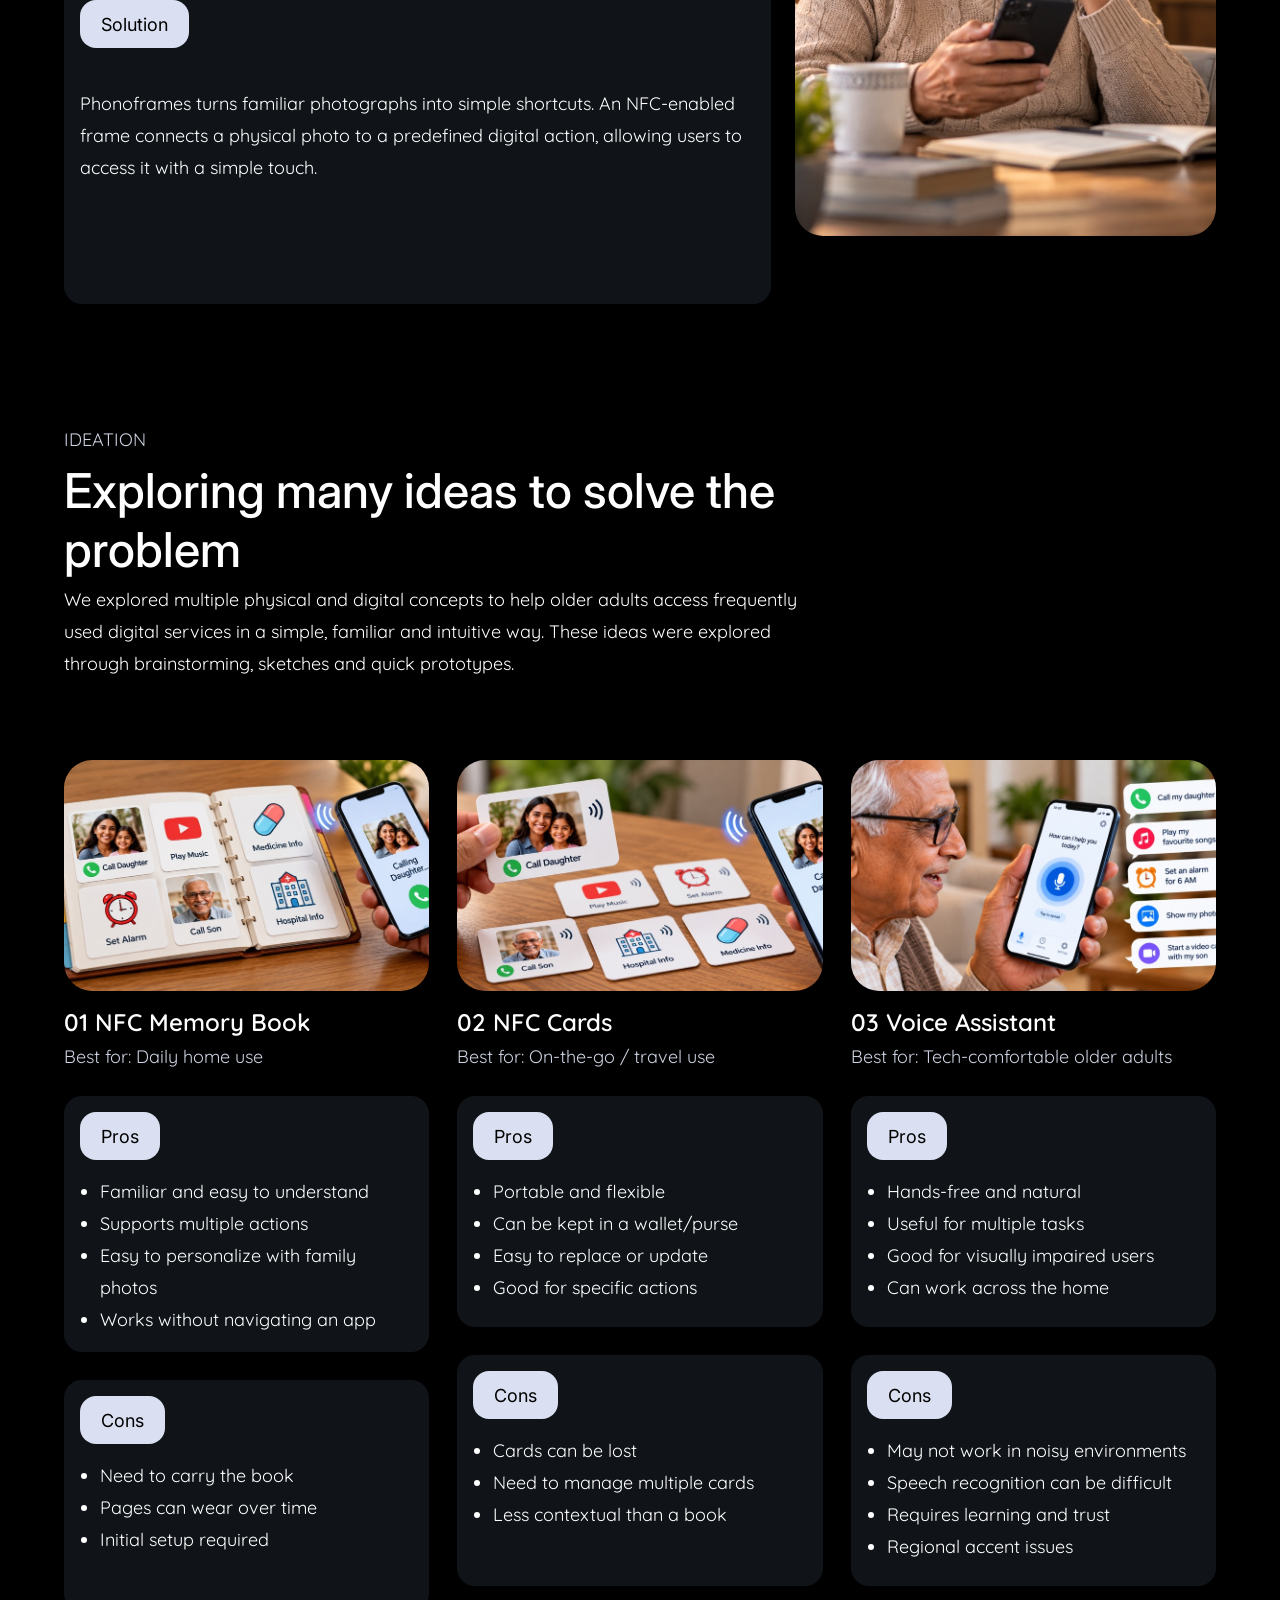
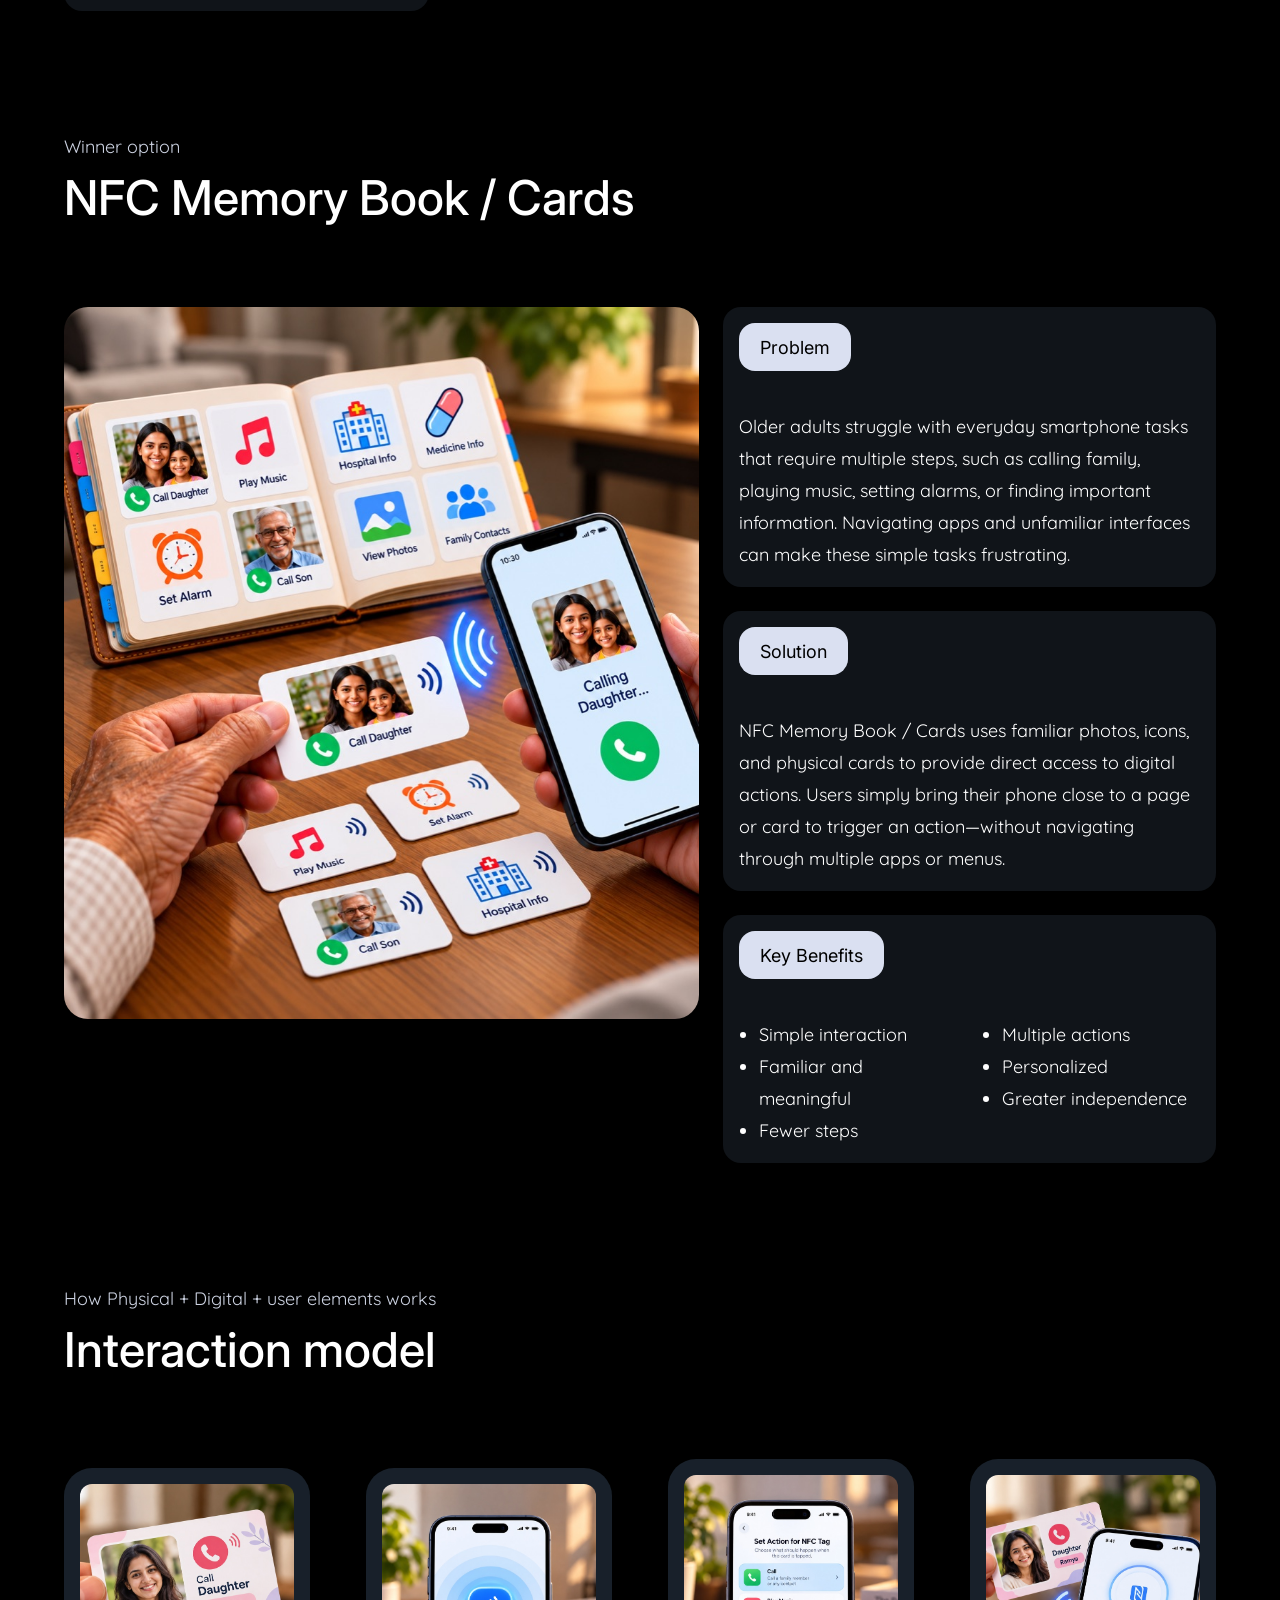
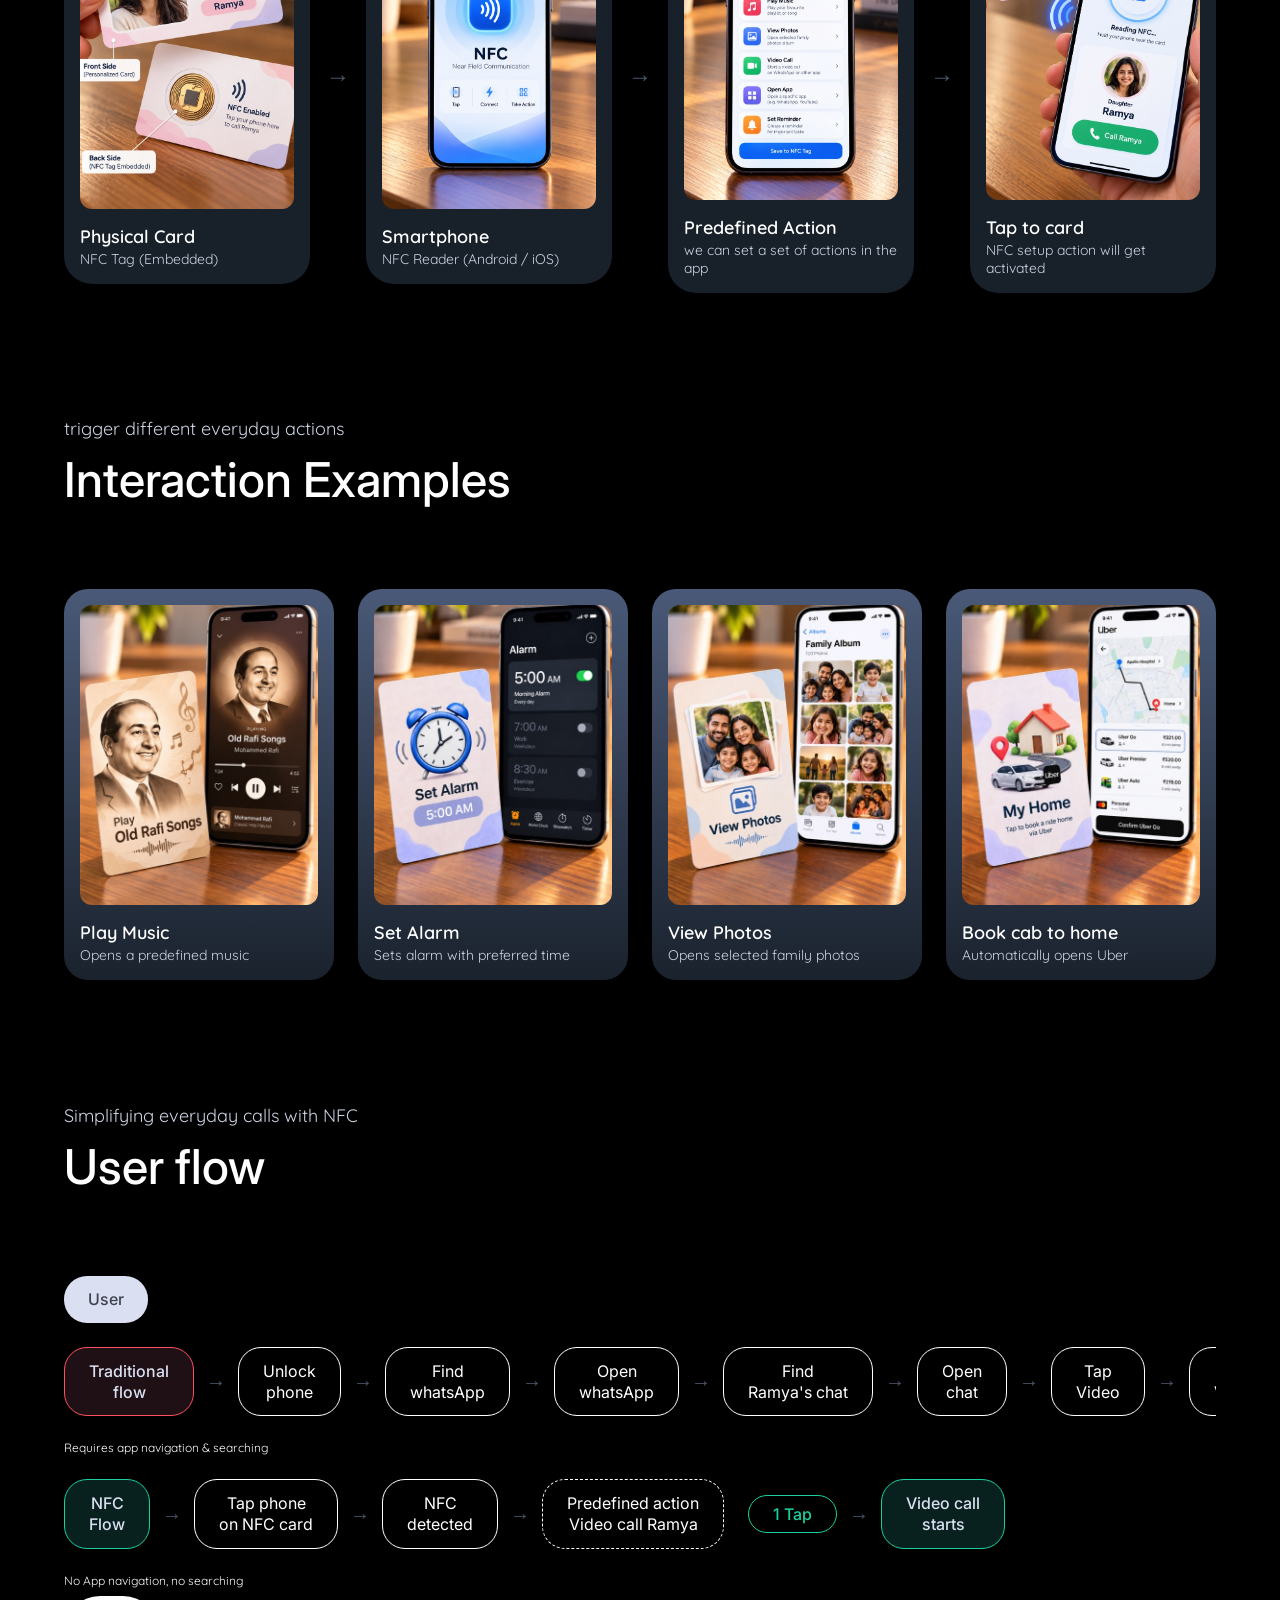
<file: work.html>
<!DOCTYPE html>
<html lang="en">
<head>
<meta charset="UTF-8">
<meta name="viewport" content="width=device-width, initial-scale=1.0">
<title>Manzoor Portfolio</title>
<link rel="preconnect" href="https://fonts.googleapis.com">
<link rel="preconnect" href="https://fonts.gstatic.com" crossorigin>
<link href="https://fonts.googleapis.com/css2?family=Quicksand:wght@400;500;600;700&family=Syne:wght@600;700;800&family=Inter:wght@400;500;600&family=Poppins:wght@400;500;600&family=Plus+Jakarta+Sans:wght@400;500;700&family=Jura:wght@400;500&display=swap" rel="stylesheet">
<link rel="stylesheet" href="css/style.css">
</head>
<body>

<div class="mobile-gate">
  <img src="assets/icons/logo.svg" alt="Manzoor Elahi logo" class="mobile-gate__logo">
  <p class="mobile-gate__title">Best viewed on desktop</p>
  <p class="mobile-gate__text">This portfolio is designed for larger screens. Please open it on a desktop or laptop for the full experience.</p>
</div>

<div class="site">
<header class="nav">
  <div class="nav__inner">
    <a href="index.html#home" class="nav__logo">
      <img src="assets/icons/logo.svg" alt="Manzoor Elahi logo">
    </a>

    <nav class="nav__links">
      <a href="index.html#home" class="nav__link" data-nav="home">
        <span class="nav__link-bar"></span>
        HOME
      </a>
      <a href="index.html#work" class="nav__link nav__link--active" data-nav="work">
        <span class="nav__link-bar"></span>
        WORK
      </a>
      <a href="about.html" class="nav__link" data-nav="about">
        <span class="nav__link-bar"></span>
        About
      </a>
    </nav>

    <div class="nav__socials">
      <a href="https://www.linkedin.com/in/manzoorelahiks" target="_blank" rel="noopener" aria-label="LinkedIn">
        <img src="assets/icons/linkedin.svg" alt="">
      </a>
      <a href="mailto:manzoor.ksm@gmail.com" target="_blank" rel="noopener" aria-label="Email">
        <img src="assets/icons/mail.svg" alt="">
      </a>
      <a href="https://www.instagram.com/manzoor.designs/" target="_blank" rel="noopener" aria-label="Instagram">
        <img src="assets/icons/instagram.svg" alt="">
      </a>
    </div>
  </div>
</header>

<main>
  <section class="case-hero">
    <div class="case-hero__media">
      <img src="assets/images/work-simpletouch-hero.jpg" alt="Simple Touch case study">
    </div>

    <div class="case-hero__headline">
      <p class="case-hero__headline-row">Every memory <span class="case-hero__headline-pill">Connects</span> to</p>
      <p class="case-hero__headline-row">a simpler tomorrow</p>
    </div>

    <div class="case-hero__details">
      <div class="case-hero__col">
        <p class="case-hero__label">Overview</p>
        <div class="case-hero__text">
          <p>OneTap is a simple physical interface designed to help older adults access everyday digital actions without navigating a complex smartphone.</p>
          <p>Using familiar photographs and objects with NFC, a simple tap can trigger actions such as calling a doctor or family member, starting a video call, playing music, or opening digital content.</p>
          <p>By turning familiar physical objects into simple touch points, OneTap makes everyday technology easier to access, understand, and use.</p>
        </div>
      </div>

      <div class="case-hero__col">
        <p class="case-hero__label">My Role</p>
        <div class="case-hero__text">
          <p>I worked across the end-to-end design process—from user research and problem definition to concept development, interaction design, physical prototyping and service design. I explored how familiar physical interactions and NFC could reduce digital complexity and support greater independence for older adults.</p>
        </div>

        <p class="case-hero__label case-hero__label--spaced">Target audiance</p>
        <div class="case-hero__text">
          <p>Older adults aged 60 and above</p>
        </div>
      </div>
    </div>

    <div class="case-flow">
      <div class="case-flow__pill case-flow__pill--1">Personalize</div>
      <div class="case-flow__pill case-flow__pill--2">Tap</div>
      <div class="case-flow__pill case-flow__pill--3">Connect</div>
      <div class="case-flow__pill case-flow__pill--4">Access</div>
    </div>
  </section>

  <section class="process">
    <h2 class="process__heading">6-step Design process</h2>

    <div class="process-grid">
      <div class="process-tile process-tile--image">
        <img src="assets/images/work-process-photo.jpg" alt="">
      </div>

      <div class="process-tile">
        <div class="process-tile__header">
          <span class="process-tile__icon"><img src="assets/icons/work-search-icon.svg" alt=""></span>
          <span class="process-tile__badge">01 DISCOVER</span>
        </div>
        <div class="process-tile__body">
          <p>Understand the users, context and problem.</p>
          <ul>
            <li>Primary research</li>
            <li>User Interviews</li>
            <li>Surveys</li>
            <li>Observations</li>
            <li>Secondary research</li>
            <li>Research Findings</li>
          </ul>
        </div>
      </div>

      <div class="process-tile">
        <div class="process-tile__header">
          <span class="process-tile__icon"><img src="assets/icons/work-search-icon.svg" alt=""></span>
          <span class="process-tile__badge">02 DEFINE</span>
        </div>
        <div class="process-tile__body">
          <p>Turn research findings into a clear design problem.</p>
          <ul>
            <li>Pain points</li>
            <li>Affinity Mapping</li>
            <li>Personas</li>
            <li>Empathy Map</li>
            <li>Problem statement</li>
          </ul>
        </div>
      </div>

      <div class="process-tile">
        <div class="process-tile__header">
          <span class="process-tile__icon"><img src="assets/icons/work-search-icon.svg" alt=""></span>
          <span class="process-tile__badge">03 IDEATE</span>
        </div>
        <div class="process-tile__body">
          <p>Ideate different ways to reduce digital complexity.</p>
          <ul>
            <li>Ideation</li>
            <li>Brainstorming</li>
            <li>Interaction concepts</li>
            <li>Physical-digital opportunities</li>
          </ul>
        </div>
      </div>

      <div class="process-tile">
        <div class="process-tile__header">
          <span class="process-tile__icon"><img src="assets/icons/work-search-icon.svg" alt=""></span>
          <span class="process-tile__badge">04 DESIGN</span>
        </div>
        <div class="process-tile__body">
          <p>Turn the strongest idea into the Phonoframes experience.</p>
          <ul>
            <li>NFC interaction</li>
            <li>Product concept</li>
            <li>Interaction model</li>
          </ul>
        </div>
      </div>

      <div class="process-tile">
        <div class="process-tile__header">
          <span class="process-tile__icon"><img src="assets/icons/work-search-icon.svg" alt=""></span>
          <span class="process-tile__badge">05 PROTOTYPE</span>
        </div>
        <div class="process-tile__body">
          <p>Build and experience the idea in the physical world.</p>
          <ul>
            <li>Physical prototypes</li>
            <li>NFC prototype</li>
            <li>User scenarios</li>
            <li>Interaction flows</li>
          </ul>
        </div>
      </div>
    </div>
  </section>

  <section class="case-section">
    <div class="case-block-header">
      <h2 class="case-heading">Secondary research</h2>
      <p class="case-desc">We reviewed existing research on smartphone usage and digital-platform adoption among older adults in India to understand their common behaviours, familiarity, and challenges.</p>
    </div>

    <div class="chart-row">
      <div class="chart-card">
        <span class="case-badge">01 - Older adults use smartphones regularly</span>
        <p class="chart-card__title">Commonly used mobile apps among older adults<br>(in % of users)</p>
        <div class="hbar-list">
          <div class="hbar-item">
            <span class="hbar-item__icon"><img src="assets/icons/work-search-icon.svg" alt=""></span>
            <span class="hbar-item__label">Phone</span>
            <span class="hbar-item__track"><span class="hbar-item__fill" style="width:100%"></span></span>
            <span class="hbar-item__value">100 %</span>
          </div>
          <div class="hbar-item">
            <span class="hbar-item__icon"><img src="assets/icons/work-search-icon.svg" alt=""></span>
            <span class="hbar-item__label">Contacts</span>
            <span class="hbar-item__track"><span class="hbar-item__fill" style="width:96%"></span></span>
            <span class="hbar-item__value">96 %</span>
          </div>
          <div class="hbar-item">
            <span class="hbar-item__icon"><img src="assets/icons/work-search-icon.svg" alt=""></span>
            <span class="hbar-item__label">WhatsApp</span>
            <span class="hbar-item__track"><span class="hbar-item__fill" style="width:84%"></span></span>
            <span class="hbar-item__value">84 %</span>
          </div>
          <div class="hbar-item">
            <span class="hbar-item__icon"><img src="assets/icons/work-search-icon.svg" alt=""></span>
            <span class="hbar-item__label">Gmail</span>
            <span class="hbar-item__track"><span class="hbar-item__fill" style="width:25%"></span></span>
            <span class="hbar-item__value">25 %</span>
          </div>
          <div class="hbar-item">
            <span class="hbar-item__icon"><img src="assets/icons/work-search-icon.svg" alt=""></span>
            <span class="hbar-item__label">YouTube</span>
            <span class="hbar-item__track"><span class="hbar-item__fill" style="width:50%"></span></span>
            <span class="hbar-item__value">50 %</span>
          </div>
        </div>
      </div>

      <div class="chart-card">
        <span class="case-badge">02- Familiarity with phone controls is limited</span>
        <p class="chart-card__title">Awareness of common interface controls (in % of users)</p>
        <div class="vbar-list">
          <div class="vbar-item">
            <span class="vbar-item__value">100 %</span>
            <span class="vbar-item__track"><span class="vbar-item__fill" style="height:190px"></span></span>
            <span class="vbar-item__icon"><img src="assets/icons/work-search-icon.svg" alt=""></span>
            <span class="vbar-item__label">Sound</span>
          </div>
          <div class="vbar-item">
            <span class="vbar-item__value">85 %</span>
            <span class="vbar-item__track"><span class="vbar-item__fill" style="height:157px"></span></span>
            <span class="vbar-item__icon"><img src="assets/icons/work-search-icon.svg" alt=""></span>
            <span class="vbar-item__label">Wi-Fi</span>
          </div>
          <div class="vbar-item">
            <span class="vbar-item__value">64 %</span>
            <span class="vbar-item__track"><span class="vbar-item__fill" style="height:121px"></span></span>
            <span class="vbar-item__icon"><img src="assets/icons/work-search-icon.svg" alt=""></span>
            <span class="vbar-item__label">Back</span>
          </div>
          <div class="vbar-item">
            <span class="vbar-item__value">56 %</span>
            <span class="vbar-item__track"><span class="vbar-item__fill" style="height:98px"></span></span>
            <span class="vbar-item__icon"><img src="assets/icons/work-search-icon.svg" alt=""></span>
            <span class="vbar-item__label">Search</span>
          </div>
          <div class="vbar-item">
            <span class="vbar-item__value">33 %</span>
            <span class="vbar-item__track"><span class="vbar-item__fill" style="height:64px"></span></span>
            <span class="vbar-item__icon"><img src="assets/icons/work-search-icon.svg" alt=""></span>
            <span class="vbar-item__label">Settings</span>
          </div>
          <div class="vbar-item">
            <span class="vbar-item__value">25 %</span>
            <span class="vbar-item__track"><span class="vbar-item__fill" style="height:38px"></span></span>
            <span class="vbar-item__icon"><img src="assets/icons/work-search-icon.svg" alt=""></span>
            <span class="vbar-item__label">More</span>
          </div>
        </div>
      </div>
    </div>
  </section>

  <section class="case-section">
    <div class="case-block-header">
      <p class="case-eyebrow">User Research</p>
      <h2 class="case-heading">In Depth Interview &amp; survey</h2>
    </div>

    <div class="interview-row">
      <div class="stat-tile-group">
        <div class="stat-tile">
          <div class="process-tile__header">
            <span class="process-tile__icon"><img src="assets/icons/work-search-icon.svg" alt=""></span>
            <span class="process-tile__badge">In-Depth Interviews</span>
          </div>
          <p class="stat-tile__number">10+</p>
          <p class="stat-tile__text">We spoke with older adults to understand their daily challenges with smartphones and technology.</p>
        </div>
        <div class="stat-tile">
          <div class="process-tile__header">
            <span class="process-tile__icon"><img src="assets/icons/work-search-icon.svg" alt=""></span>
            <span class="process-tile__badge">Survey responses</span>
          </div>
          <p class="stat-tile__number">100s</p>
          <p class="stat-tile__text">Surveys helped identify common technology habits, challenges, and support needs.</p>
        </div>
      </div>

      <div class="interview-question">
        <p class="interview-question__eyebrow">We wanted to understand one thing</p>
        <p class="interview-question__text">What makes everyday technology difficult for older adults—and where do they need the most help?</p>
      </div>
    </div>

    <div class="interview-bottom">
      <div class="interview-photo">
        <img src="assets/images/work-interview-photo.jpg" alt="">
      </div>
      <div class="mini-stat-list">
        <div class="mini-stat">
          <span class="mini-stat__num">85%</span>
          <p class="mini-stat__text">Basic tasks like changing volume, setting alarms, opening apps or watching videos can be difficult.</p>
        </div>
        <div class="mini-stat">
          <span class="mini-stat__num">80%</span>
          <p class="mini-stat__text">Most older adults who struggle with digital devices depend on someone to help them.</p>
        </div>
        <div class="mini-stat">
          <span class="mini-stat__num">64%</span>
          <p class="mini-stat__text">Children and grandchildren are often the first people they turn to when they get stuck.</p>
        </div>
      </div>
    </div>
  </section>

  <section class="case-section">
    <div class="case-block-header">
      <p class="case-eyebrow">What we found, here's the</p>
      <h2 class="case-heading">Research Findings</h2>
    </div>

    <div class="findings-row">
      <div class="findings-left">
        <div class="process-tile findings-tile">
          <div class="process-tile__header">
            <span class="process-tile__icon"><img src="assets/icons/work-search-icon.svg" alt=""></span>
            <span class="process-tile__badge">Dependence</span>
          </div>
          <div class="process-tile__body">
            <ul>
              <li>Older adults often rely on family members when they struggle to complete everyday technology tasks.</li>
              <li>Users respond better to things they already recognize.</li>
            </ul>
          </div>
        </div>
        <div class="findings-photo">
          <img src="assets/images/work-findings-photo.jpg" alt="">
        </div>
      </div>

      <div class="process-tile findings-tile findings-tile--right">
        <div class="process-tile__header">
          <span class="process-tile__icon"><img src="assets/icons/work-search-icon.svg" alt=""></span>
          <span class="process-tile__badge">Intimidation</span>
        </div>
        <div class="process-tile__body">
          <ul>
            <li>Multiple options, unfamiliar icons and navigation steps can make simple digital tasks feel overwhelming.</li>
            <li>Users respond better to things they already recognize.</li>
          </ul>
        </div>
      </div>
    </div>

    <div class="findings-callout">
      <span class="findings-callout__icon"><img src="assets/icons/work-callout-arrow.svg" alt=""></span>
      <p class="findings-callout__text">The challenge wasn't access to technology—it was using it independently. Many older adults struggle with apps, accounts, calls, videos, and everyday smartphone tasks.</p>
    </div>
  </section>

  <section class="case-section">
    <div class="case-block-header-row">
      <div class="case-block-header">
        <p class="case-eyebrow">Research Synthesis</p>
        <h2 class="case-heading">Affinity Mapping</h2>
        <p class="case-desc">We grouped key observations from user interviews with older adults to identify common patterns, uncover their needs, and derive meaningful insights.</p>
      </div>
      <div class="case-participants">
        <p class="case-participants__label">Research participants:</p>
        <p class="case-participants__value">6 participants · Age 60–78</p>
      </div>
    </div>

    <div class="affinity-row">
      <div class="affinity-axis">
        <span>Raw Observations</span>
        <span>Pattern</span>
        <span>Insight</span>
      </div>

      <div class="affinity-col">
        <p class="affinity-col__title">Familiar Activities are Easier</p>
        <div class="affinity-notes">
          <p class="affinity-note affinity-note--blue">I mainly use my phone to call my daughter</p>
          <p class="affinity-note affinity-note--blue">WhatsApp is easy because I use it daily</p>
          <p class="affinity-note affinity-note--blue">I enjoy looking at family photos</p>
          <p class="affinity-note affinity-note--blue">I use YouTube to watch videos</p>
        </div>
        <p class="affinity-pattern">I mainly use my phone to call my daughter</p>
        <p class="affinity-insight">Familiarity builds confidence and independence in using smartphones.</p>
      </div>

      <div class="affinity-col">
        <p class="affinity-col__title">Navigation &amp; Discoverability</p>
        <div class="affinity-notes">
          <p class="affinity-note affinity-note--red">I don't know where settings are</p>
          <p class="affinity-note affinity-note--red">I get confused when there are too many options</p>
          <p class="affinity-note affinity-note--red">I sometimes forget how I reached a screen</p>
          <p class="affinity-note affinity-note--red">I don't like if buttons are hidden</p>
        </div>
        <p class="affinity-pattern">Unfamiliar navigation and hidden controls create friction.</p>
        <p class="affinity-insight">Discovering or remembering unfamiliar navigation can cause confusion and hesitation.</p>
      </div>

      <div class="affinity-col">
        <p class="affinity-col__title">Family Support is Important</p>
        <div class="affinity-notes">
          <p class="affinity-note affinity-note--green">My granddaughter sets up most of the apps for me</p>
          <p class="affinity-note affinity-note--green">I sometimes ask my son to help</p>
          <p class="affinity-note affinity-note--green">I feel more confident when someone shows me in person</p>
          <p class="affinity-note affinity-note--green">I take help from my children</p>
        </div>
        <p class="affinity-pattern">Many rely on family members for setup or unfamiliar features</p>
        <p class="affinity-insight">Family support plays a key role in overcoming unfamiliar interactions</p>
      </div>

      <div class="affinity-col">
        <p class="affinity-col__title">Predictable Interactions</p>
        <div class="affinity-notes">
          <p class="affinity-note affinity-note--yellow">I like simple and clear buttons</p>
          <p class="affinity-note affinity-note--yellow">I prefer fewer steps</p>
          <p class="affinity-note affinity-note--yellow">A simple tap or button would be easier</p>
          <p class="affinity-note affinity-note--yellow">I prefer physical reminders</p>
        </div>
        <p class="affinity-pattern">Users value simple, predictable, and obvious interactions</p>
        <p class="affinity-insight">Simple, clear and physically recognizable cues can make digital actions easier</p>
      </div>
    </div>
  </section>

  <section class="case-section">
    <div class="case-block-header">
      <p class="case-eyebrow">Fictional Character</p>
      <h2 class="case-heading">User Persona</h2>
    </div>

    <div class="persona-card">
      <div class="persona-card__photo"><img src="assets/images/work-persona-ramesh.jpg" alt="Ramesh"></div>
      <div class="persona-card__intro">
        <div class="persona-card__name"><span>Ramesh, 62,</span><span class="persona-card__role">Shop Keeper</span></div>
        <p class="persona-card__bio">Ramesh uses a smartphone to stay connected with his family and for simple entertainment. He is willing to learn and tries to use the phone independently, but struggles when everyday tasks involve multiple steps or unfamiliar options.</p>
        <p class="persona-card__label">Goals</p>
        <ul class="persona-card__list">
          <li>Call his daughter easily</li>
          <li>Listen to his favourite songs</li>
          <li>Set alarms and reminders</li>
          <li>View family photos and videos</li>
          <li>Use his phone without depending on others</li>
        </ul>
      </div>
      <div class="persona-card__extra">
        <p class="persona-card__label">Pain Points</p>
        <ul class="persona-card__list">
          <li>Finds multi-step tasks confusing</li>
          <li>Struggles to find features and settings</li>
          <li>Gets confused by unfamiliar icons</li>
          <li>Needs help with tasks he doesn't use regularly</li>
          <li>Often asks his children when he gets stuck</li>
        </ul>
        <p class="persona-card__label persona-card__label--spaced">Needs</p>
        <ul class="persona-card__list">
          <li>Simple, step-by-step interactions.</li>
          <li>Fewer steps for common tasks.</li>
          <li>Clear and familiar controls.</li>
          <li>Ability to complete tasks independently.</li>
        </ul>
      </div>
    </div>

    <div class="persona-card persona-card--compact">
      <div class="persona-card__photo"><img src="assets/images/work-persona-meena.jpg" alt="Meena"></div>
      <div class="persona-card__intro">
        <div class="persona-card__name"><span>Meena, 63</span><span class="persona-card__role">Home maker</span></div>
        <p class="persona-card__bio">Meena uses her phone to communicate with family, share photos, watch videos and manage everyday activities. She understands the basics but avoids features when they feel complicated or unfamiliar.</p>
      </div>
      <div class="persona-card__extra">
        <p class="persona-card__label">Pain Points</p>
        <ul class="persona-card__list">
          <li>Struggles to remember where specific features</li>
          <li>Finds navigation tiring with too many choices.</li>
          <li>Depends on family when something go wrong.</li>
          <li>Prefers familiar ways of doing things.</li>
        </ul>
        <p class="persona-card__label persona-card__label--spaced">Needs</p>
        <ul class="persona-card__list">
          <li>Clear and recognizable interactions.</li>
          <li>Direct access to frequently used actions.</li>
          <li>Confidence that she won't make a mistake.</li>
          <li>A simple way to stay connected with family.</li>
        </ul>
      </div>
    </div>
  </section>

  <section class="case-section">
    <div class="case-block-header">
      <p class="case-eyebrow">Understanding User Needs</p>
      <h2 class="case-heading">Empathy Map</h2>
    </div>

    <div class="empathy-row">
      <div class="empathy-subject">
        <div class="empathy-subject__photo"><img src="assets/images/work-empathy-photo.jpg" alt="Rajesh Kumar"></div>
        <div class="empathy-subject__meta">
          <span class="empathy-subject__name">Rajesh Kumar</span>
          <span class="empathy-subject__role">Retired teacher</span>
        </div>
      </div>

      <div class="empathy-grid">
        <div class="empathy-tile">
          <ul class="empathy-tile__list">
            <li>I know what I want to do, but I don't know where to find it.</li>
            <li>I usually ask my children when I get stuck.</li>
          </ul>
          <span class="case-badge case-badge--static">Says</span>
        </div>
        <div class="empathy-tile">
          <ul class="empathy-tile__list">
            <li>Why does such a simple task need so many steps?</li>
            <li>What if I press the wrong thing?</li>
          </ul>
          <span class="case-badge case-badge--static">Thinks</span>
        </div>
        <div class="empathy-tile empathy-tile--top">
          <span class="case-badge case-badge--static">Does</span>
          <ul class="empathy-tile__list">
            <li>Tries to complete common tasks on the phone.</li>
            <li>Repeats familiar actions and asks family for help when stuck.</li>
          </ul>
        </div>
        <div class="empathy-tile empathy-tile--top">
          <span class="case-badge case-badge--static">Feels</span>
          <ul class="empathy-tile__list">
            <li>Frustrated when unable to complete a simple task.</li>
            <li>Dependent when needing help from family.</li>
          </ul>
        </div>
      </div>
    </div>
  </section>

  <section class="case-section">
    <div class="case-block-header-row">
      <div class="case-block-header">
        <p class="case-eyebrow">User point of view</p>
        <h2 class="case-heading">Pain Points</h2>
        <p class="case-desc">From our interviews and observations, we identified key pain points that make certain smartphone interactions difficult or frustrating for older adults.</p>
      </div>
      <div class="case-participants">
        <p class="case-participants__label">Research participants:</p>
        <p class="case-participants__value">6 participants · Age 60–78</p>
      </div>
    </div>

    <div class="painpoint-grid">
      <div class="painpoint-card">
        <div class="painpoint-card__photo"><img src="assets/images/work-pain-1.jpg" alt=""></div>
        <p class="painpoint-card__title">Difficulty finding features</p>
        <p class="painpoint-card__quote">"I don't know where some settings are"</p>
      </div>
      <div class="painpoint-card">
        <div class="painpoint-card__photo"><img src="assets/images/work-pain-2.jpg" alt=""></div>
        <p class="painpoint-card__title">Too many options</p>
        <p class="painpoint-card__quote">"I get confused when there are too many options"</p>
      </div>
      <div class="painpoint-card">
        <div class="painpoint-card__photo"><img src="assets/images/work-pain-3.jpg" alt=""></div>
        <p class="painpoint-card__title">Forgetting navigation steps</p>
        <p class="painpoint-card__quote">"I sometimes forget how I reached a screen"</p>
      </div>
      <div class="painpoint-card">
        <div class="painpoint-card__photo"><img src="assets/images/work-pain-4.jpg" alt=""></div>
        <p class="painpoint-card__title">Hidden or unclear buttons</p>
        <p class="painpoint-card__quote">"I don't like when buttons are hidden"</p>
      </div>
      <div class="painpoint-card">
        <div class="painpoint-card__photo"><img src="assets/images/work-pain-5.jpg" alt=""></div>
        <p class="painpoint-card__title">Reliance on family support</p>
        <p class="painpoint-card__quote">"My granddaughter sets up most of the apps for me"</p>
      </div>
      <div class="painpoint-card">
        <div class="painpoint-card__photo"><img src="assets/images/work-pain-6.jpg" alt=""></div>
        <p class="painpoint-card__title">Concerns making mistakes</p>
        <p class="painpoint-card__quote">"I feel nervous when I might accidentally delete something"</p>
      </div>
      <div class="painpoint-card">
        <div class="painpoint-card__photo"><img src="assets/images/work-pain-7.jpg" alt=""></div>
        <p class="painpoint-card__title">Preference for simplicity</p>
        <p class="painpoint-card__quote">"I prefer simple and clear buttons"</p>
      </div>
      <div class="painpoint-card">
        <div class="painpoint-card__photo"><img src="assets/images/work-pain-8.jpg" alt=""></div>
        <p class="painpoint-card__title">Limited awareness of features</p>
        <p class="painpoint-card__quote">"I don't usually explore new features on my own"</p>
      </div>
    </div>
  </section>

  <section class="case-section">
    <div class="case-block-header">
      <p class="case-eyebrow">Define</p>
      <h2 class="case-heading">Problem &amp; Solution</h2>
    </div>

    <div class="problem-solution-row">
      <div class="problem-solution-photo">
        <img src="assets/images/work-problem-solution-hero.jpg" alt="">
      </div>
      <div class="process-tile problem-solution-tile problem-solution-tile--problem">
        <span class="case-badge case-badge--static">Problem</span>
        <p class="process-tile__body-text">Older adults can use smartphones, but everyday tasks become difficult when they require remembering multiple steps, navigating unfamiliar options, or knowing what to do next. This can lead to hesitation and dependence on family members.</p>
      </div>
      <div class="process-tile problem-solution-tile problem-solution-tile--solution">
        <span class="case-badge case-badge--static">Solution</span>
        <p class="process-tile__body-text">Phonoframes turns familiar photographs into simple shortcuts. An NFC-enabled frame connects a physical photo to a predefined digital action, allowing users to access it with a simple touch.</p>
      </div>
    </div>
  </section>

  <section class="case-section">
    <div class="case-block-header">
      <p class="case-eyebrow">IDEATION</p>
      <h2 class="case-heading">Exploring many ideas to solve the problem</h2>
      <p class="case-desc">We explored multiple physical and digital concepts to help older adults access frequently used digital services in a simple, familiar and intuitive way. These ideas were explored through brainstorming, sketches and quick prototypes.</p>
    </div>

    <div class="idea-grid">
      <div class="idea-col">
        <div class="idea-card">
          <div class="idea-card__photo"><img src="assets/images/work-idea-1.jpg" alt=""></div>
          <p class="idea-card__title">01 NFC Memory Book</p>
          <p class="idea-card__meta">Best for: Daily home use</p>
        </div>
        <div class="process-tile idea-tile">
          <span class="case-badge case-badge--static">Pros</span>
          <ul>
            <li>Familiar and easy to understand</li>
            <li>Supports multiple actions</li>
            <li>Easy to personalize with family photos</li>
            <li>Works without navigating an app</li>
          </ul>
        </div>
        <div class="process-tile idea-tile">
          <span class="case-badge case-badge--static">Cons</span>
          <ul>
            <li>Need to carry the book</li>
            <li>Pages can wear over time</li>
            <li>Initial setup required</li>
          </ul>
        </div>
      </div>

      <div class="idea-col">
        <div class="idea-card">
          <div class="idea-card__photo"><img src="assets/images/work-idea-2.jpg" alt=""></div>
          <p class="idea-card__title">02 NFC Cards</p>
          <p class="idea-card__meta">Best for: On-the-go / travel use</p>
        </div>
        <div class="process-tile idea-tile">
          <span class="case-badge case-badge--static">Pros</span>
          <ul>
            <li>Portable and flexible</li>
            <li>Can be kept in a wallet/purse</li>
            <li>Easy to replace or update</li>
            <li>Good for specific actions</li>
          </ul>
        </div>
        <div class="process-tile idea-tile">
          <span class="case-badge case-badge--static">Cons</span>
          <ul>
            <li>Cards can be lost</li>
            <li>Need to manage multiple cards</li>
            <li>Less contextual than a book</li>
          </ul>
        </div>
      </div>

      <div class="idea-col">
        <div class="idea-card">
          <div class="idea-card__photo"><img src="assets/images/work-idea-3.jpg" alt=""></div>
          <p class="idea-card__title">03 Voice Assistant</p>
          <p class="idea-card__meta">Best for: Tech-comfortable older adults</p>
        </div>
        <div class="process-tile idea-tile">
          <span class="case-badge case-badge--static">Pros</span>
          <ul>
            <li>Hands-free and natural</li>
            <li>Useful for multiple tasks</li>
            <li>Good for visually impaired users</li>
            <li>Can work across the home</li>
          </ul>
        </div>
        <div class="process-tile idea-tile">
          <span class="case-badge case-badge--static">Cons</span>
          <ul>
            <li>May not work in noisy environments</li>
            <li>Speech recognition can be difficult</li>
            <li>Requires learning and trust</li>
            <li>Regional accent issues</li>
          </ul>
        </div>
      </div>
    </div>
  </section>
  <section class="case-section">
    <div class="case-block-header">
      <p class="case-eyebrow">Winner option</p>
      <h2 class="case-heading">NFC Memory Book / Cards</h2>
    </div>

    <div class="winner-row">
      <div class="winner-photo">
        <img src="assets/images/work-winner-hero.jpg" alt="">
      </div>
      <div class="winner-cards">
        <div class="process-tile winner-tile">
          <span class="case-badge case-badge--static">Problem</span>
          <p class="process-tile__body-text">Older adults struggle with everyday smartphone tasks that require multiple steps, such as calling family, playing music, setting alarms, or finding important information. Navigating apps and unfamiliar interfaces can make these simple tasks frustrating.</p>
        </div>
        <div class="process-tile winner-tile">
          <span class="case-badge case-badge--static">Solution</span>
          <p class="process-tile__body-text">NFC Memory Book / Cards uses familiar photos, icons, and physical cards to provide direct access to digital actions. Users simply bring their phone close to a page or card to trigger an action—without navigating through multiple apps or menus.</p>
        </div>
        <div class="process-tile winner-tile">
          <span class="case-badge case-badge--static">Key Benefits</span>
          <div class="winner-benefits">
            <ul>
              <li>Simple interaction</li>
              <li>Familiar and meaningful</li>
              <li>Fewer steps</li>
            </ul>
            <ul>
              <li>Multiple actions</li>
              <li>Personalized</li>
              <li>Greater independence</li>
            </ul>
          </div>
        </div>
      </div>
    </div>
  </section>

  <section class="case-section">
    <div class="case-block-header">
      <p class="case-eyebrow">How Physical + Digital + user elements works</p>
      <h2 class="case-heading">Interaction model</h2>
    </div>

    <div class="interaction-model">
      <div class="interaction-tile">
        <div class="interaction-tile__photo"><img src="assets/images/work-interaction-card.jpg" alt=""></div>
        <p class="interaction-tile__title">Physical Card</p>
        <p class="interaction-tile__meta">NFC Tag (Embedded)</p>
      </div>
      <span class="interaction-arrow">→</span>
      <div class="interaction-tile">
        <div class="interaction-tile__photo"><img src="assets/images/work-interaction-phone.jpg" alt=""></div>
        <p class="interaction-tile__title">Smartphone</p>
        <p class="interaction-tile__meta">NFC Reader (Android / iOS)</p>
      </div>
      <span class="interaction-arrow">→</span>
      <div class="interaction-tile">
        <div class="interaction-tile__photo"><img src="assets/images/work-interaction-action.jpg" alt=""></div>
        <p class="interaction-tile__title">Predefined Action</p>
        <p class="interaction-tile__meta">we can set a set of actions in the app</p>
      </div>
      <span class="interaction-arrow">→</span>
      <div class="interaction-tile">
        <div class="interaction-tile__photo"><img src="assets/images/work-interaction-tap.jpg" alt=""></div>
        <p class="interaction-tile__title">Tap to card</p>
        <p class="interaction-tile__meta">NFC setup action will get activated</p>
      </div>
    </div>
  </section>

  <section class="case-section">
    <div class="case-block-header">
      <p class="case-eyebrow">trigger different everyday actions</p>
      <h2 class="case-heading">Interaction Examples</h2>
    </div>

    <div class="example-grid">
      <div class="example-tile">
        <div class="example-tile__photo"><img src="assets/images/work-example-music.jpg" alt=""></div>
        <p class="example-tile__title">Play Music</p>
        <p class="example-tile__meta">Opens a predefined music</p>
      </div>
      <div class="example-tile">
        <div class="example-tile__photo"><img src="assets/images/work-example-alarm.jpg" alt=""></div>
        <p class="example-tile__title">Set Alarm</p>
        <p class="example-tile__meta">Sets alarm with preferred time</p>
      </div>
      <div class="example-tile">
        <div class="example-tile__photo"><img src="assets/images/work-example-photos.jpg" alt=""></div>
        <p class="example-tile__title">View Photos</p>
        <p class="example-tile__meta">Opens selected family photos</p>
      </div>
      <div class="example-tile">
        <div class="example-tile__photo"><img src="assets/images/work-example-cab.jpg" alt=""></div>
        <p class="example-tile__title">Book cab to home</p>
        <p class="example-tile__meta">Automatically opens Uber</p>
      </div>
    </div>
  </section>

  <section class="case-section">
    <div class="case-block-header">
      <p class="case-eyebrow">Simplifying everyday calls with NFC</p>
      <h2 class="case-heading">User flow</h2>
    </div>

    <div class="flow-diagram">
      <div class="flow-diagram__row">
        <span class="flow-pill flow-pill--user">User</span>
      </div>
      <div class="flow-diagram__row">
        <span class="flow-pill flow-pill--bad">Traditional<br>flow</span>
        <span class="flow-arrow">→</span>
        <span class="flow-pill">Unlock<br>phone</span>
        <span class="flow-arrow">→</span>
        <span class="flow-pill">Find<br>whatsApp</span>
        <span class="flow-arrow">→</span>
        <span class="flow-pill">Open<br>whatsApp</span>
        <span class="flow-arrow">→</span>
        <span class="flow-pill">Find<br>Ramya's chat</span>
        <span class="flow-arrow">→</span>
        <span class="flow-pill">Open<br>chat</span>
        <span class="flow-arrow">→</span>
        <span class="flow-pill">Tap<br>Video</span>
        <span class="flow-arrow">→</span>
        <span class="flow-pill">Find<br>Video call</span>
        <span class="flow-arrow">→</span>
        <span class="flow-pill flow-pill--bad">Video call<br>starts</span>
        <span class="flow-tag flow-tag--bad">7 + steps</span>
      </div>
      <p class="flow-note">Requires app navigation &amp; searching</p>

      <div class="flow-diagram__row">
        <span class="flow-pill flow-pill--good">NFC<br>Flow</span>
        <span class="flow-arrow">→</span>
        <span class="flow-pill">Tap phone<br>on NFC card</span>
        <span class="flow-arrow">→</span>
        <span class="flow-pill">NFC<br>detected</span>
        <span class="flow-arrow">→</span>
        <span class="flow-pill flow-pill--dashed">Predefined action<br>Video call Ramya</span>
        <span class="flow-tag flow-tag--good">1 Tap</span>
        <span class="flow-arrow">→</span>
        <span class="flow-pill flow-pill--good">Video call<br>starts</span>
      </div>
      <p class="flow-note">No App navigation, no searching</p>
    </div>

    <div class="findings-callout">
      <span class="findings-callout__icon"><img src="assets/icons/work-callout-arrow.svg" alt=""></span>
      <p class="findings-callout__text">Making a call shouldn't require multiple steps. NFC simplifies the experience by turning a familiar smartphone task into a single tap—helping older adults complete everyday actions more easily and independently.</p>
    </div>
  </section>

  <section class="case-section">
    <div class="case-block-header">
      <p class="case-eyebrow">how to setup NFC</p>
      <h2 class="case-heading">NFC card setup flow</h2>
    </div>

    <div class="flow-diagram">
      <div class="flow-diagram__row flow-diagram__row--wrap">
        <span class="flow-pill flow-pill--user">User</span>
        <span class="flow-pill flow-pill--good">NFC<br>card settings</span>
        <span class="flow-arrow">→</span>
        <span class="flow-pill">Choose<br>Action</span>
        <span class="flow-arrow">→</span>
        <span class="flow-pill">Select Contact<br>Arushi</span>
        <span class="flow-arrow">→</span>
        <span class="flow-pill flow-pill--dashed">link<br>NFC Tag</span>
        <span class="flow-arrow">→</span>
        <span class="flow-pill">SaveCard<br>in the NFC app</span>
        <span class="flow-arrow">→</span>
        <span class="flow-pill flow-pill--good">NFC Card<br>Ready</span>
      </div>
    </div>
  </section>

  <section class="case-section">
    <div class="case-block-header">
      <p class="case-eyebrow">Real time scenario of NFC</p>
      <h2 class="case-heading">Demonstration video</h2>
    </div>

    <div class="video-banner">
      <img src="assets/images/work-video-banner.jpg" alt="NFC one-touch experience demonstration">
    </div>
  </section>

  <section class="case-section">
    <div class="case-block-header">
      <p class="case-eyebrow">Let's check</p>
      <h2 class="case-heading">Heading</h2>
    </div>

    <div class="explainer-row">
      <div class="explainer-photo"><img src="assets/images/work-explainer-hero.jpg" alt=""></div>
      <div class="explainer-cards">
        <div class="explainer-card">
          <span class="case-badge">Too many steps</span>
          <p class="explainer-card__text">Everyday phone actions can be difficult when users have to navigate multiple screens, apps, and menus.</p>
        </div>
        <div class="explainer-card">
          <span class="case-badge">One tap setup</span>
          <p class="explainer-card__text">Users set up an action once and link it to an NFC card. Tap the card to go directly where they need to be.</p>
        </div>
        <div class="explainer-card">
          <span class="case-badge">Access, simplified</span>
          <p class="explainer-card__text">From calling family to playing music or opening directions, familiar cards turn complex phone tasks into simple physical interactions.</p>
        </div>
      </div>
    </div>
  </section>

  <section class="case-section">
    <div class="project-nav">
      <div class="project-nav__card project-nav__card--prev">
        <span class="project-nav__arrow"><img src="assets/icons/work-arrow-circle.svg" alt=""></span>
        <span class="project-nav__text">
          <span class="project-nav__label">Previous Project</span>
          <span class="project-nav__title">Amazon Project</span>
          <span class="project-nav__desc">Designed Motor Insurance within Amazon ecosystem</span>
        </span>
      </div>
      <a href="work-qnb.html" class="project-nav__card project-nav__card--next">
        <span class="project-nav__text">
          <span class="project-nav__label">Next Project</span>
          <span class="project-nav__title">QNB - Banking Project</span>
          <span class="project-nav__desc">Digital banking</span>
        </span>
        <span class="project-nav__arrow"><img src="assets/icons/work-arrow-circle.svg" alt=""></span>
      </a>
    </div>
  </section>

  <footer class="footer">
    <div class="footer__row">
      <div class="footer__col">
        <span class="footer__label">Linked in</span>
        <a href="https://www.linkedin.com/in/manzoorelahiks" target="_blank" rel="noopener" class="footer__handle">linkedin.com/in/manzoorelahiks</a>
        <a href="https://www.linkedin.com/in/manzoorelahiks" target="_blank" rel="noopener" class="footer__icon-btn" aria-label="LinkedIn">
          <img src="assets/icons/footer-linkedin.svg" alt="">
        </a>
      </div>

      <div class="footer__col">
        <span class="footer__label">Gmail</span>
        <a href="mailto:manzoor.ksm@gmail.com" class="footer__handle">manzoor.ksm@gmail.com</a>
        <a href="mailto:manzoor.ksm@gmail.com" class="footer__icon-btn" aria-label="Email">
          <img src="assets/icons/footer-gmail.svg" alt="">
        </a>
      </div>

      <div class="footer__col">
        <span class="footer__label">Instagram</span>
        <a href="https://www.instagram.com/manzoor.designs/" target="_blank" rel="noopener" class="footer__handle">@manzoor.designs</a>
        <a href="https://www.instagram.com/manzoor.designs/" target="_blank" rel="noopener" class="footer__icon-btn" aria-label="Instagram">
          <img src="assets/icons/instagram.svg" alt="">
        </a>
      </div>

      <div class="footer__col">
        <span class="footer__label">Behance</span>
        <a href="https://www.behance.net/manzoorelahi" target="_blank" rel="noopener" class="footer__handle">@behance.net/manzoorelahi</a>
        <a href="https://www.behance.net/manzoorelahi" target="_blank" rel="noopener" class="footer__icon-btn footer__icon-btn--behance" aria-label="Behance">Be</a>
      </div>
    </div>

    <div class="footer__bottom">
      <p>&copy;2026 Manzoor Elahi, All Rights Reserved.</p>
      <p>Personal Portfolio</p>
    </div>
  </footer>
</main>

<a href="#" class="scroll-top" aria-label="Scroll to top">
  <img src="assets/icons/scroll-top-arrow.svg" alt="">
</a>
</div>

<script src="js/scroll-top.js"></script>
</body>
</html>
</file>
<file: css/style.css>
:root {
  --color-bg: #000000;
  --color-white: #ffffff;
  --color-accent: #ffe141;
  --color-subtext: #a6a6a6;
  --color-nav-bg: rgba(0, 0, 0, 0.6);
  --color-nav-border: rgba(234, 234, 234, 0.2);
  --font-display: 'Syne', sans-serif;
  --font-body: 'Quicksand', sans-serif;
  --font-alt: 'Inter', sans-serif;
  --font-poppins: 'Poppins', sans-serif;
  --font-jakarta: 'Plus Jakarta Sans', sans-serif;
  --font-jura: 'Jura', sans-serif;
}

* {
  box-sizing: border-box;
  margin: 0;
  padding: 0;
}

html {
  scroll-behavior: smooth;
}

body {
  background: var(--color-bg);
  color: var(--color-white);
  font-family: var(--font-body);
  overflow-x: hidden;
}

a {
  text-decoration: none;
  color: inherit;
}

img {
  display: block;
  max-width: 100%;
}

/* ---------- Nav ---------- */

.nav {
  position: fixed;
  top: 24px;
  left: 50%;
  transform: translateX(-50%);
  width: min(702px, calc(100% - 32px));
  height: 58px;
  z-index: 100;
}

.nav__inner {
  position: relative;
  height: 100%;
  display: flex;
  align-items: center;
  justify-content: flex-start;
  padding: 0 16px;
  border-radius: 60px;
  border: 1px solid var(--color-nav-border);
  background: var(--color-nav-bg);
  backdrop-filter: blur(2px);
  -webkit-backdrop-filter: blur(2px);
}

.nav__logo img {
  width: 40px;
  height: 40px;
}

.nav__links {
  display: flex;
  align-items: center;
  gap: 24px;
  margin-left: 162px;
}

.nav__link {
  position: relative;
  display: flex;
  flex-direction: column;
  align-items: center;
  width: 92px;
  height: 40px;
  justify-content: center;
  border-radius: 20px;
  font-family: var(--font-body);
  font-weight: 500;
  font-size: 18px;
  color: var(--color-white);
  transition: opacity 0.2s ease;
}

.nav__link:hover {
  opacity: 0.75;
}

.nav__link-bar {
  display: none;
  position: absolute;
  top: 0;
  width: 27px;
  height: 2px;
  border-radius: 20px 20px 0 0;
  background: var(--color-white);
  box-shadow: 0 0 4px 1px rgba(255, 255, 255, 0.25);
}

.nav__link--active .nav__link-bar {
  display: block;
}

.nav__link--active {
  background: rgba(96, 96, 96, 0.2);
  border-radius: 20px;
}

.page-home .nav__link--active {
  background: none;
}

.nav__socials {
  display: flex;
  align-items: center;
  gap: 20px;
  margin-left: 21px;
  flex-shrink: 0;
}

.nav__socials a {
  flex-shrink: 0;
}

.nav__socials img {
  width: 22px;
  height: 22px;
  flex-shrink: 0;
}

/* ---------- Hero ---------- */

.hero {
  display: flex;
  flex-direction: column;
  align-items: center;
  text-align: center;
  padding: 242px 0 0;
  max-width: 1180px;
  margin: 0 auto;
}

.hero__title {
  font-family: var(--font-display);
  font-weight: 700;
  font-size: 86px;
  line-height: 103px;
  color: var(--color-white);
}

.hero__title-accent {
  color: var(--color-accent);
}

.hero__avatar {
  position: relative;
  z-index: 1;
  align-self: flex-start;
  width: 56px;
  height: 56px;
  padding: 4px;
  margin: 26px 0 0 88px;
  background: #d9d9d9;
  border-radius: 28px 28px 8px 28px;
  display: flex;
  align-items: center;
  justify-content: center;
}

.hero__avatar img {
  width: 48px;
  height: 48px;
  border-radius: 50%;
  object-fit: cover;
}

.hero__subtext {
  margin-top: -4px;
  width: 1180px;
  max-width: 100%;
  font-family: var(--font-body);
  font-weight: 400;
  font-size: 24px;
  line-height: 32px;
  color: var(--color-subtext);
}

.hero__subtext-highlight {
  position: relative;
  padding: 0 9px;
  margin: 0 4px;
}

.hero__subtext-highlight::before {
  content: "";
  position: absolute;
  inset: -1px 0 -3px;
  border: 1px solid var(--color-accent);
  opacity: 0.8;
}

.hero__subtext-highlight i {
  position: absolute;
  width: 9px;
  height: 9px;
  background: #000000;
  border: 1px solid var(--color-accent);
}

.hero__subtext-highlight i:nth-child(1) { top: -5px; left: -4px; }
.hero__subtext-highlight i:nth-child(2) { top: -5px; right: -4px; }
.hero__subtext-highlight i:nth-child(3) { bottom: -7px; left: -4px; }
.hero__subtext-highlight i:nth-child(4) { bottom: -7px; right: -4px; }

.magic-button {
  display: inline-flex;
  align-items: center;
  justify-content: center;
  gap: 10px;
  width: 296px;
  margin-top: 70px;
  padding: 14px 0;
  background: var(--color-white);
  color: #000000;
  border-radius: 24px;
  font-family: var(--font-body);
  font-weight: 600;
  font-size: 16px;
  white-space: nowrap;
  cursor: pointer;
  transition: transform 0.2s ease, box-shadow 0.2s ease, background 0.2s ease;
}

.magic-button:hover {
  transform: translateY(-3px) scale(1.03);
  box-shadow: 0 8px 24px rgba(255, 225, 65, 0.35);
  background: var(--color-accent);
}

.magic-button:active {
  transform: translateY(-1px) scale(0.97);
  box-shadow: 0 4px 12px rgba(255, 225, 65, 0.3);
}

.magic-button__icon {
  width: 16px;
  height: 16px;
}

/* ---------- Brands ---------- */

.brands {
  margin-top: 122px;
  padding: 0 24px;
  text-align: center;
}

.brands__label {
  font-family: var(--font-body);
  font-weight: 400;
  font-size: 20px;
  line-height: 32px;
  color: var(--color-white);
  margin-bottom: 16px;
}

.brands__row {
  display: flex;
  justify-content: center;
  align-items: center;
  gap: 40px;
  flex-wrap: wrap;
}

.brands__logo {
  width: 220px;
  height: 80px;
  border-radius: 12px;
  overflow: hidden;
  display: flex;
  align-items: center;
  justify-content: center;
}

.brands__logo img {
  width: auto;
  height: auto;
  max-width: 75%;
  max-height: 55%;
  object-fit: contain;
  object-position: center;
}

/* ---------- Skills ---------- */

.skills {
  position: relative;
  margin-top: 160px;
  overflow: hidden;
}

.skills__watermark {
  font-family: var(--font-alt);
  font-weight: 600;
  font-size: 200px;
  line-height: 140px;
  color: transparent;
  text-align: center;
  white-space: nowrap;
  -webkit-text-stroke: 1px rgba(255, 255, 255, 0.55);
  position: relative;
  height: 236px;
  padding-top: 48px;
  margin-bottom: 48px;
}

.skills__watermark::after,
.works__watermark::after {
  content: "";
  position: absolute;
  top: 0;
  left: 0;
  width: 100%;
  height: 207px;
  background: linear-gradient(178.745deg, rgba(0, 0, 0, 0) 7.5875%, #000000 94.392%);
}

.skills__grid {
  position: relative;
  z-index: 1;
  width: 1061px;
  max-width: calc(100% - 48px);
  margin: 0 auto;
  display: flex;
  flex-direction: column;
  gap: 106px;
}

.skills__row {
  position: relative;
  width: 100%;
}

.skills__row--1 { height: 72px; }
.skills__row--2 { height: 73px; }
.skills__row--3 { height: 92px; }

.skill {
  position: absolute;
}

.skill__box {
  background: #000000;
  border: 1px solid var(--color-accent);
  border-radius: 4px;
  height: 53px;
  display: flex;
  align-items: center;
  justify-content: center;
  padding: 7px 12px;
  font-family: var(--font-body);
  font-weight: 600;
  font-size: 30px;
  color: var(--color-white);
  white-space: nowrap;
}

.skill__box--dashed {
  border-style: dashed;
}

.skill__plain-text {
  font-family: var(--font-body);
  font-weight: 600;
  font-size: 30px;
  color: var(--color-white);
  white-space: nowrap;
}

.skill__plain-text--light {
  font-weight: 300;
}

/* UI/UX Design */
.skill--uiux {
  left: 0;
  top: 0;
  width: 216px;
  display: flex;
  flex-direction: column;
  gap: 9px;
}

.skill__mark {
  width: 38px;
  height: 10px;
}

/* Visual Design */
.skill--visual {
  left: 390px;
  top: 6px;
  display: flex;
  align-items: center;
  gap: 17px;
}

.skill__visual-icon {
  display: flex;
  flex-direction: column;
  gap: 4px;
}

.skill__visual-icon-box {
  width: 69px;
  height: 48px;
  border: 1px solid var(--color-accent);
  border-radius: 4px;
  background: #000000;
  display: block;
}

.skill__visual-icon-line {
  width: 69px;
  height: 1px;
  background: #d9d9d9;
  border: 1px solid var(--color-accent);
  border-radius: 4px;
  display: block;
}

.skill__stack-text {
  font-family: var(--font-body);
  font-weight: 600;
  font-size: 23.6px;
  line-height: normal;
  text-align: center;
  color: var(--color-white);
}

/* Interaction Design */
.skill--interaction {
  left: 744px;
  top: 12px;
  position: absolute;
}

.skill--interaction .skill__plain-text {
  position: relative;
  z-index: 1;
}

.skill__interaction-accent {
  position: absolute;
  left: 202px;
  top: 0;
  width: 26px;
  height: 48px;
  border: 1px solid var(--color-accent);
  border-radius: 2px;
  background: #000000;
}

/* Search */
.skill--search {
  left: 0;
  top: 8px;
  display: flex;
  align-items: center;
}

.skill__search-icon {
  position: relative;
  width: 56px;
  height: 56px;
  flex-shrink: 0;
}

.skill__search-icon img {
  width: 100%;
  height: 100%;
}

.skill__search-r {
  position: absolute;
  left: 15px;
  top: 4px;
  font-family: var(--font-body);
  font-weight: 500;
  font-size: 32px;
  color: var(--color-white);
}

.skill--search .skill__plain-text {
  margin-left: 8px;
}

/* Wire Framing */
.skill--wire {
  left: 388px;
  top: 4px;
  width: 188px;
  height: 64px;
}

.skill__wire-row {
  position: absolute;
  left: 4px;
  top: 4px;
  display: flex;
  align-items: center;
  gap: 12px;
}

.skill__wire-box {
  background: #000000;
  border: 1px solid var(--color-accent);
  opacity: 0.8;
  height: 56px;
  width: 107px;
  display: flex;
  align-items: center;
  justify-content: center;
  font-family: var(--font-body);
  font-weight: 600;
  font-size: 30px;
  color: var(--color-white);
}

.skill__wire-corner {
  position: absolute;
  width: 9px;
  height: 9px;
  border: 1px solid var(--color-accent);
  background: #000000;
}

.skill__wire-corner--tl { left: 0; top: 0; }
.skill__wire-corner--tr { left: 106px; top: 0; }
.skill__wire-corner--bl { left: 0; top: 55px; }
.skill__wire-corner--br { left: 106px; top: 55px; }

/* User Flow */
.skill--flow {
  left: 790px;
  top: 0;
  width: 191px;
  height: 73px;
}

.skill__flow-pill {
  position: absolute;
  display: flex;
  align-items: center;
  justify-content: center;
  background: #000000;
  border: 1px solid var(--color-accent);
  height: 35.66px;
  width: 77.92px;
  font-family: var(--font-body);
  font-weight: 500;
  font-size: 18px;
  color: var(--color-white);
}

.skill__flow-pill--user {
  left: 0;
  top: 0;
  border-radius: 96px;
}

.skill__flow-pill--flow {
  left: 112.75px;
  top: 0.63px;
  border-radius: 4px;
}

.skill__flow-arrow {
  position: absolute;
  left: 83.93px;
  top: 13.98px;
  width: 23.48px;
}

.skill__flow-oval {
  position: absolute;
  left: 73.25px;
  top: 53.58px;
  width: 41.63px;
  height: 19.05px;
  border-radius: 51.5px;
  border: 1px solid var(--color-accent);
  background: #000000;
}

.skill__flow-hook {
  position: absolute;
  top: 47.1px;
  width: 32px;
}

.skill__flow-hook--1 {
  left: 26.29px;
}

.skill__flow-hook--2 {
  left: 133.03px;
  transform: scaleY(-1) rotate(180deg);
}

/* Proto Typing */
.skill--proto {
  left: 388px;
  top: 0;
  width: 215px;
  height: 92px;
}

.skill--proto .skill__plain-text {
  position: absolute;
  left: 0;
  top: 34px;
}

.skill__proto-bracket {
  position: absolute;
  left: 49px;
  top: 0;
  width: 109px;
  height: 92px;
}

/* Design Systems */
.skill--design-systems {
  left: 0;
  top: 0;
  width: 293px;
  display: flex;
  flex-direction: column;
  gap: 12px;
}

.skill__tag {
  display: flex;
  align-items: center;
  gap: 4px;
}

.skill__tag-bullet {
  width: 11px;
  height: 11px;
}

.skill__tag-text {
  font-family: var(--font-body);
  font-weight: 500;
  font-size: 16px;
  color: var(--color-accent);
}

.skill--design-systems .skill__box {
  width: 100%;
  padding: 12px 24px;
}

/* Experience Design */
.skill--experience {
  left: 732px;
  top: 24px;
  display: flex;
  align-items: center;
  gap: 12px;
}

.skill__experience-icon {
  width: 56px;
  height: 56px;
  border-radius: 8px;
  object-fit: cover;
}

/* Hover reveal: black blurred shadow + lift on every bordered skill shape */
.skill__box,
.skill__visual-icon-box,
.skill__interaction-accent,
.skill__wire-box,
.skill__flow-pill,
.skill__flow-oval,
.skill__search-icon,
.skill__mark,
.skill__proto-bracket,
.skill__experience-icon {
  transition: box-shadow 0.25s ease, transform 0.25s ease;
}

.skill:hover .skill__box,
.skill:hover .skill__visual-icon-box,
.skill:hover .skill__interaction-accent,
.skill:hover .skill__wire-box,
.skill:hover .skill__flow-pill,
.skill:hover .skill__flow-oval,
.skill:hover .skill__search-icon,
.skill:hover .skill__proto-bracket,
.skill:hover .skill__experience-icon {
  box-shadow: 0 12px 28px rgba(0, 0, 0, 0.65), 0 0 18px rgba(255, 225, 65, 0.35);
  transform: translateY(-3px);
}

/* ---------- Works ---------- */

.works {
  position: relative;
  margin-top: 120px;
  padding: 0;
  overflow: hidden;
}

.works__watermark {
  font-family: var(--font-alt);
  font-weight: 600;
  font-size: 200px;
  line-height: 140px;
  color: transparent;
  text-align: center;
  white-space: nowrap;
  -webkit-text-stroke: 1px rgba(255, 255, 255, 0.55);
  height: 236px;
  padding-top: 48px;
  position: relative;
  z-index: 0;
}

.works__list {
  position: relative;
  z-index: 1;
  display: flex;
  flex-direction: column;
  gap: 120px;
  max-width: 1144px;
  margin: 0 auto;
}

.work-card {
  display: block;
  height: 657px;
  background: #141414;
  border: 1px solid rgba(234, 234, 234, 0.2);
  border-radius: 36px;
  padding: 20px;
  text-decoration: none;
  transition: border-color 0.2s ease, transform 0.2s ease;
}

.work-card:hover {
  border-color: rgba(255, 225, 65, 0.5);
  transform: translateY(-4px);
}

.work-card__media {
  position: relative;
  width: 100%;
  height: 500px;
  border-radius: 36px;
  border: 1px solid rgba(248, 248, 248, 0.2);
  overflow: hidden;
}

.work-card__media img {
  width: 100%;
  height: 100%;
  object-fit: cover;
  object-position: center;
}

.work-card__media--flat {
  border: none;
}

.work-card__media--r24 {
  border-radius: 24px;
}

.work-card--static {
  cursor: default;
}

.work-card--static:hover {
  border-color: rgba(234, 234, 234, 0.2);
  transform: none;
}

.work-card__badge {
  position: absolute;
  display: inline-flex;
  align-items: center;
  gap: 8px;
  height: 40px;
  padding: 8px 16px;
  border-radius: 36px;
  font-family: var(--font-alt);
  font-weight: 500;
  font-size: 14px;
  color: var(--color-white);
  white-space: nowrap;
}

.work-card__badge--cta {
  top: 24px;
  right: 24px;
  background: #141414;
  padding: 8px 12px;
}

.work-card__badge--read {
  bottom: 24px;
  left: 24px;
  background: rgba(20, 20, 20, 0.5);
}

.work-card__badge-arrow {
  width: 24px;
  height: 24px;
  transform: rotate(-90deg) scaleY(-1);
}

.work-card__footer {
  display: flex;
  align-items: center;
  justify-content: space-between;
  gap: 40px;
  padding-top: 20px;
}

.work-card__info {
  display: flex;
  flex-direction: column;
  gap: 12px;
  max-width: 693px;
}

.work-card__tags {
  display: flex;
  gap: 17px;
  flex-wrap: wrap;
  font-family: var(--font-alt);
  font-weight: 500;
  font-size: 14px;
  color: #21a8f2;
}

.work-card__title {
  font-family: var(--font-alt);
  font-weight: 500;
  font-size: 28px;
  line-height: normal;
  color: #727272;
}

.work-card__title strong {
  font-weight: 500;
  color: var(--color-white);
}

.work-card__stats {
  display: flex;
  align-items: center;
  gap: 32px;
  color: #a1a1a1;
  text-align: right;
  flex-shrink: 0;
}

.work-card__stat {
  width: 112px;
}

.work-card__stat:nth-child(2) {
  width: 120px;
}

.work-card__stat-value {
  font-family: var(--font-alt);
  font-weight: 500;
  font-size: 40px;
  color: #a1a1a1;
  margin-bottom: 5px;
}

.work-card__stat-value span {
  font-size: 24px;
}

.work-card__stat-value--sm {
  font-size: 32px;
}

.works__view-all {
  margin-top: 64px;
  font-family: var(--font-body);
  font-weight: 600;
  font-size: 24px;
  line-height: normal;
  text-align: center;
  color: #21a8f2;
  cursor: default;
}

.work-card__stat-label {
  font-family: var(--font-alt);
  font-weight: 400;
  font-size: 12px;
  white-space: nowrap;
  color: #a1a1a1;
}

/* ---------- Testimonials ---------- */

.testimonials {
  position: relative;
  margin-top: 120px;
  padding: 0 190px;
  overflow: hidden;
}

.testimonials--plain {
  padding: 0 64px;
  overflow: visible;
}

.testimonials__watermark {
  font-family: var(--font-alt);
  font-weight: 600;
  font-size: 120px;
  line-height: 140px;
  color: transparent;
  text-align: center;
  -webkit-text-stroke: 1px rgba(255, 255, 255, 0.55);
  margin-bottom: -40px;
  position: relative;
  z-index: 0;
}

.testimonials__list {
  position: relative;
  z-index: 1;
  display: flex;
  flex-direction: column;
  gap: 48px;
  max-width: 1144px;
  margin: 0 auto;
}

.testimonial {
  background: #141414;
  border: 1px solid rgba(234, 234, 234, 0.2);
  border-radius: 36px;
  padding: 24px;
}

.testimonial__quote {
  font-family: var(--font-alt);
  font-weight: 400;
  font-size: 24px;
  line-height: 35px;
  color: rgba(255, 255, 255, 0.55);
  margin-bottom: 24px;
}

.testimonial__author {
  font-family: var(--font-alt);
  font-weight: 600;
  font-size: 24px;
  line-height: 35px;
  color: var(--color-white);
}

.testimonial__role {
  font-family: var(--font-alt);
  font-weight: 400;
  font-size: 24px;
  line-height: 35px;
  color: rgba(255, 255, 255, 0.8);
}

/* ---------- Reviews (auto-scrolling) ---------- */

.reviews {
  position: relative;
  margin-top: 120px;
  overflow: hidden;
}

.reviews__watermark {
  position: relative;
  height: 299px;
  font-family: var(--font-alt);
  font-weight: 600;
  font-size: 120px;
  line-height: 140px;
  color: transparent;
  text-align: center;
  white-space: nowrap;
  -webkit-text-stroke: 1px rgba(255, 255, 255, 0.55);
  margin-bottom: 32px;
}

.reviews__watermark::after {
  content: "";
  position: absolute;
  top: 94px;
  left: 0;
  width: 100%;
  height: 205px;
  background: linear-gradient(178.757deg, rgba(0, 0, 0, 0) 7.5875%, #000000 94.392%);
}

.reviews__viewport {
  overflow: hidden;
  -webkit-mask-image: linear-gradient(to right, transparent 0, #000 236px, #000 calc(100% - 247px), transparent 100%);
  mask-image: linear-gradient(to right, transparent 0, #000 236px, #000 calc(100% - 247px), transparent 100%);
}

.reviews__track {
  display: flex;
  width: max-content;
  padding-left: 254px;
  animation: reviews-scroll 60s linear infinite;
  animation-play-state: paused;
}

.reviews.is-inview .reviews__track {
  animation-play-state: running;
}

.reviews__viewport:hover .reviews__track {
  animation-play-state: paused;
}

@keyframes reviews-scroll {
  from { transform: translateX(0); }
  to { transform: translateX(-2940px); }
}

@media (prefers-reduced-motion: reduce) {
  .reviews__track {
    animation: none;
  }
}

.review {
  display: flex;
  flex-direction: column;
  gap: 24px;
  flex-shrink: 0;
  width: 932px;
  height: 495px;
  margin-right: 48px;
  padding: 39px 39px 40px;
  background: #141414;
  border: 1px solid rgba(234, 234, 234, 0.2);
  border-radius: 36px;
  transition: border-color 0.2s ease;
}

.review:hover {
  border-color: rgba(255, 225, 65, 0.5);
}

.review__quote {
  min-height: 246px;
  margin-right: -4px;
  font-family: var(--font-alt);
  font-weight: 500;
  font-size: 24px;
  line-height: 41px;
  color: rgba(255, 255, 255, 0.5);
}

.review__more {
  font-family: var(--font-body);
  font-weight: 600;
  color: #21a8f2;
}

.review__chips {
  display: flex;
  align-items: center;
  gap: 29px;
}

.review__chip {
  padding: 7.44px 14.881px;
  border-radius: 12px;
  background: #f1f2fc;
  font-family: 'Nunito', var(--font-body);
  font-weight: 600;
  font-size: 20px;
  line-height: 23.81px;
  color: #575b88;
  white-space: nowrap;
}

.review__author {
  display: flex;
  align-items: center;
  justify-content: space-between;
}

.review__person {
  display: flex;
  align-items: center;
  gap: 24px;
}

.review__avatar {
  width: 86px;
  height: 86px;
  border-radius: 16px;
  object-fit: cover;
}

.review__who {
  width: 350px;
}

.review__name {
  font-family: var(--font-alt);
  font-weight: 500;
  font-size: 24px;
  line-height: 41px;
  color: var(--color-white);
}

.review__role {
  font-family: var(--font-alt);
  font-weight: 400;
  font-size: 20px;
  line-height: 41px;
  color: rgba(255, 255, 255, 0.5);
}

.review__logo {
  display: flex;
  align-items: center;
  justify-content: center;
  width: 74px;
  height: 74px;
  border-radius: 16px;
  overflow: hidden;
  flex-shrink: 0;
}

.review__logo img {
  width: 100%;
  height: 100%;
  object-fit: cover;
}

.review__logo--r12 {
  border-radius: 12px;
}

.review__logo--white {
  background: #ffffff;
}

.review__logo--white img {
  width: 58px;
  height: 58px;
}

/* ---------- CTA ---------- */

.cta {
  display: flex;
  flex-direction: column;
  align-items: center;
  gap: 64px;
  margin-top: 120px;
  padding: 0 24px;
  text-align: center;
}

.cta__title {
  font-family: var(--font-display);
  font-weight: 600;
  font-size: 80px;
  line-height: normal;
  color: var(--color-white);
}

.cta__title-accent {
  color: var(--color-accent);
}

.magic-button--connect {
  margin-top: 0;
}

.magic-button__icon--connect {
  width: 24px;
  height: 16px;
}

/* ---------- Footer ---------- */

.footer {
  max-width: 1312px;
  margin: 120px auto 0;
  padding: 0 24px 40px;
}

.footer__row {
  display: flex;
  flex-wrap: wrap;
  gap: 24px;
}

.footer__col {
  flex: 1 1 260px;
  position: relative;
  margin-top: 8px;
  padding-top: 36px;
  border-top: 1px solid #fffafa;
  display: flex;
  flex-direction: column;
  gap: 12px;
}

.footer__label {
  font-family: var(--font-alt);
  font-weight: 400;
  font-size: 18px;
  color: #fffafa;
}

.footer__handle {
  font-family: var(--font-alt);
  font-weight: 500;
  font-size: 14px;
  color: #959595;
  text-decoration: none;
  transition: color 0.2s ease;
}

.footer__handle:hover {
  color: var(--color-white);
}

.footer__icon-btn {
  position: absolute;
  top: 29px;
  right: 9px;
  width: 40px;
  height: 40px;
  border-radius: 20px;
  background: #484848;
  display: flex;
  align-items: center;
  justify-content: center;
}

.footer__icon-btn img {
  width: 20px;
  height: 20px;
}

.footer__icon-btn--behance {
  background: rgba(184, 184, 184, 0.32);
  font-family: var(--font-alt);
  font-weight: 700;
  font-size: 14px;
  color: #1c1c1c;
  text-decoration: none;
}

.footer__bottom {
  display: flex;
  justify-content: space-between;
  gap: 16px;
  flex-wrap: wrap;
  margin-top: 40px;
  padding-top: 24px;
  border-top: 1px solid rgba(255, 255, 255, 0.1);
  font-family: var(--font-alt);
  font-weight: 500;
  font-size: 14px;
  color: #959595;
}

/* ---------- About Hero ---------- */

.about-hero {
  position: relative;
  overflow: hidden;
  display: flex;
  align-items: center;
  justify-content: space-between;
  gap: 40px;
  max-width: 1440px;
  margin: 0 auto;
  padding: 160px 96px 80px;
}

.about-hero__bg {
  position: absolute;
  top: 0;
  left: 0;
  width: 100%;
  height: 100%;
  object-fit: cover;
  pointer-events: none;
  z-index: 0;
}

.about-hero__text {
  position: relative;
  z-index: 1;
  display: flex;
  flex-direction: column;
  align-items: flex-start;
}

.about-hero__greeting {
  font-family: var(--font-jakarta);
  font-weight: 700;
  font-size: 24px;
  color: #fffafa;
}

.about-hero__name {
  font-family: var(--font-jakarta);
  font-weight: 700;
  font-size: 36px;
  color: var(--color-accent);
  margin-top: 16px;
}

.about-hero__title {
  font-family: var(--font-display);
  font-weight: 700;
  font-size: 86px;
  line-height: 1.05;
  color: var(--color-white);
  margin-top: 56px;
}

.about-hero__resume-btn {
  display: inline-flex;
  align-items: center;
  justify-content: center;
  width: 296px;
  height: 56px;
  margin-top: 56px;
  background: var(--color-white);
  color: #000000;
  border-radius: 28px;
  font-family: var(--font-poppins);
  font-weight: 600;
  font-size: 16px;
  text-decoration: none;
  cursor: pointer;
  transition: transform 0.2s ease, box-shadow 0.2s ease, background 0.2s ease;
}

.about-hero__resume-btn:hover {
  transform: translateY(-3px) scale(1.03);
  box-shadow: 0 8px 24px rgba(255, 225, 65, 0.35);
  background: var(--color-accent);
}

.about-hero__resume-btn:active {
  transform: translateY(-1px) scale(0.97);
  box-shadow: 0 4px 12px rgba(255, 225, 65, 0.3);
}

.about-hero__photo {
  position: relative;
  z-index: 1;
  width: 542px;
  height: 542px;
  flex-shrink: 0;
}

.about-hero__photo-bg {
  position: absolute;
  inset: 0;
  border-radius: 50%;
  background: var(--color-accent);
}

.about-hero__photo-squiggle {
  position: absolute;
  inset: 0;
  width: 100%;
  height: 100%;
  z-index: 1;
  pointer-events: none;
}

.about-hero__photo-img {
  position: absolute;
  inset: 0;
  width: 100%;
  height: 100%;
  box-sizing: border-box;
  border: 8px solid var(--color-white);
  border-radius: 50%;
  object-fit: cover;
  transform: rotate(5deg);
  z-index: 2;
}

/* ---------- About Me ---------- */

.about-me {
  margin-top: 120px;
}

.section-label {
  max-width: 632px;
  margin: 0 0 64px 64px;
  display: flex;
  flex-direction: column;
  gap: 5px;
}

.section-label__eyebrow {
  font-family: var(--font-body);
  font-weight: 400;
  font-size: 18px;
  line-height: 32px;
  color: #ccd2e1;
}

.section-label__heading {
  font-family: var(--font-alt);
  font-weight: 500;
  font-size: 48px;
  color: var(--color-white);
}

.about-me__content {
  max-width: 960px;
  margin: 0 auto;
  display: flex;
  flex-direction: column;
  gap: 32px;
}

.about-me__content p {
  font-family: var(--font-poppins);
  font-weight: 400;
  font-size: 28px;
  line-height: 56px;
  color: var(--color-subtext);
}

.about-me__content .hl {
  color: var(--color-white);
}

/* ---------- Experience ---------- */

.experience {
  margin-top: 120px;
  padding: 0 64px;
}

.exp-list {
  display: flex;
  flex-direction: column;
  gap: 64px;
  max-width: 1312px;
  margin: 0 auto;
}

.exp-card {
  background: #141414;
  border-radius: 28px;
  padding: 64px;
}

.exp-card__header {
  display: flex;
  align-items: flex-start;
  justify-content: space-between;
  gap: 24px;
}

.exp-card__company {
  display: flex;
  align-items: flex-start;
  gap: 24px;
}

.exp-card__avatar {
  position: relative;
  width: 66px;
  height: 66px;
  border-radius: 50%;
  background: #d9d9d9;
  padding: 4px;
  box-sizing: border-box;
  flex-shrink: 0;
}

.exp-card:not(.exp-card--timeline) .exp-card__avatar::after {
  content: "";
  position: absolute;
  left: 50%;
  top: 100%;
  transform: translateX(-50%);
  width: 4px;
  height: 44px;
  background: #d9d9d9;
  border-radius: 14px;
}

.exp-card:not(.exp-card--timeline) .exp-card__avatar::before {
  content: "";
  position: absolute;
  left: 50%;
  top: calc(100% + 44px);
  transform: translate(-50%, -50%);
  width: 12px;
  height: 12px;
  border-radius: 50%;
  background: #d9d9d9;
  border: 3px solid #000000;
  z-index: 1;
}

.exp-card__avatar img {
  width: 100%;
  height: 100%;
  border-radius: 50%;
  object-fit: cover;
}

.exp-card__company-info {
  display: flex;
  flex-direction: column;
  gap: 6px;
}

.exp-card__company-name {
  font-family: var(--font-poppins);
  font-weight: 500;
  font-size: 24px;
  color: var(--color-white);
}

.exp-card__company-meta {
  font-family: var(--font-poppins);
  font-weight: 400;
  font-size: 16px;
  color: #a6a6a6;
}

.exp-card__date {
  font-family: var(--font-poppins);
  font-weight: 500;
  font-size: 20px;
  color: var(--color-white);
  white-space: nowrap;
}

.exp-card__roles {
  display: flex;
  flex-direction: column;
  gap: 40px;
  margin-top: 40px;
  margin-left: 90px;
}

.exp-role {
  position: relative;
}

.exp-role__title-row {
  display: flex;
  align-items: center;
  gap: 4px;
  flex-wrap: wrap;
}

.exp-role__title {
  font-family: var(--font-poppins);
  font-weight: 600;
  font-size: 18px;
  color: var(--color-white);
}

.exp-role__duration {
  font-family: var(--font-poppins);
  font-weight: 400;
  font-size: 18px;
  color: #a6a6a6;
}

.exp-role__bullets {
  list-style: disc;
  padding-left: 20px;
  margin-top: 8px;
  display: flex;
  flex-direction: column;
  gap: 8px;
}

.exp-role__bullets li {
  font-family: var(--font-poppins);
  font-weight: 400;
  font-size: 18px;
  line-height: normal;
  color: #a6a6a6;
}

/* Timeline connector for the multi-role card */
.exp-card--timeline .exp-card__roles {
  position: relative;
}

.exp-card--timeline .exp-card__roles::before {
  content: "";
  position: absolute;
  left: -57px;
  top: 8px;
  bottom: 8px;
  width: 4px;
  background: #d9d9d9;
  border-radius: 14px;
}

.exp-card--timeline .exp-role::before {
  content: "";
  position: absolute;
  left: -63px;
  top: 4px;
  width: 12px;
  height: 12px;
  border-radius: 50%;
  background: #d9d9d9;
  border: 3px solid #000000;
}

/* ---------- Hobbies ---------- */

.hobbies {
  margin-top: 120px;
  padding: 0 64px;
}

.hobbies-grid {
  display: grid;
  grid-template-columns: 492px 1fr 1fr;
  grid-template-rows: 1fr 1fr;
  gap: 40px;
  max-width: 1312px;
  height: 780px;
  margin: 0 auto;
}

.hobby-card {
  position: relative;
  border-radius: 28px;
  overflow: hidden;
}

.hobby-card img {
  width: 100%;
  height: 100%;
  object-fit: cover;
}

.hobby-card__overlay {
  position: absolute;
  left: 0;
  right: 0;
  bottom: 0;
  height: 91px;
  background: linear-gradient(to bottom, rgba(0, 0, 0, 0) 0%, rgba(0, 0, 0, 0.5) 39%, rgba(0, 0, 0, 0.8) 100%);
}

.hobby-card__label {
  position: absolute;
  left: 24px;
  bottom: 24px;
  font-family: var(--font-alt);
  font-weight: 500;
  font-size: 22px;
  color: var(--color-white);
}

.hobby-card--big {
  grid-column: 1;
  grid-row: 1 / span 2;
}

.hobby-card--diy {
  grid-column: 2;
  grid-row: 1;
}

.hobby-card--fifth {
  grid-column: 3;
  grid-row: 1;
}

.hobby-card--rafting {
  grid-column: 2;
  grid-row: 2;
}

.hobby-card--music {
  grid-column: 3;
  grid-row: 2;
}

/* ---------- Scroll to top ---------- */

.scroll-top {
  position: fixed;
  right: 32px;
  bottom: 32px;
  width: 56px;
  height: 56px;
  border-radius: 50%;
  background: #141414;
  border: 1px solid rgba(234, 234, 234, 0.2);
  display: flex;
  align-items: center;
  justify-content: center;
  z-index: 90;
  opacity: 0;
  visibility: hidden;
  transform: translateY(10px);
  transition: opacity 0.3s ease, transform 0.3s ease, visibility 0.3s, border-color 0.2s ease;
}

.scroll-top.is-visible {
  opacity: 1;
  visibility: visible;
  transform: translateY(0);
}

.scroll-top:hover {
  border-color: var(--color-accent);
  transform: translateY(-3px);
}

.scroll-top img {
  width: 22px;
  height: 22px;
}

/* ---------- Case Study Hero ---------- */

.case-hero {
  max-width: 1440px;
  margin: 0 auto;
  padding: 160px 64px 0;
}

.case-hero__media {
  width: 100%;
  height: 615px;
  border-radius: 24px;
  overflow: hidden;
}

.case-hero__media img {
  width: 100%;
  height: 100%;
  object-fit: cover;
}

.case-hero__headline {
  margin-top: 88px;
  display: flex;
  flex-direction: column;
  align-items: center;
  gap: 16px;
  text-align: center;
}

.case-hero__headline-row {
  font-family: var(--font-jura);
  font-weight: 400;
  font-size: 106px;
  color: var(--color-white);
  white-space: nowrap;
}

.case-hero__headline-pill {
  display: inline-flex;
  align-items: center;
  justify-content: center;
  height: 106px;
  margin: 0 8px;
  padding: 0 29px 0 30px;
  border-radius: 53px;
  background: #dae0f1;
  font-family: var(--font-jura);
  font-weight: 500;
  font-size: 76px;
  color: #000000;
  vertical-align: middle;
}

.case-hero__details {
  display: flex;
  align-items: flex-start;
  justify-content: space-between;
  gap: 168px;
  max-width: 1248px;
  margin: 96px auto 0;
}

.case-hero__col {
  display: flex;
  flex-direction: column;
  gap: 16px;
  width: 540px;
}

.case-hero__col:nth-child(2) {
  margin-top: 192px;
}

.case-hero__label {
  font-family: var(--font-alt);
  font-weight: 500;
  font-size: 22px;
  color: var(--color-white);
}

.case-hero__label--spaced {
  margin-top: 16px;
}

.case-hero__text p {
  font-family: var(--font-body);
  font-weight: 400;
  font-size: 18px;
  line-height: 32px;
  color: var(--color-white);
  margin: 0;
}

.case-flow {
  display: flex;
  gap: 24px;
  max-width: 1248px;
  margin: 120px auto 120px;
}

.case-flow__pill {
  display: flex;
  align-items: center;
  justify-content: center;
  width: 294px;
  height: 161px;
  border-radius: 80.5px;
  font-family: var(--font-body);
  font-weight: 400;
  font-size: 24px;
  line-height: 32px;
  color: var(--color-white);
  text-align: center;
}

.case-flow__pill--1,
.case-flow__pill--2 {
  background: #364357;
}

.case-flow__pill--3 {
  background: #5e628b;
}

.case-flow__pill--4 {
  background: #152a4b;
}

/* ---------- 6-step Process ---------- */

.process {
  max-width: 1440px;
  margin: 0 auto;
  padding: 0 64px;
}

.process__heading {
  font-family: var(--font-alt);
  font-weight: 500;
  font-size: 48px;
  color: var(--color-white);
  margin-bottom: 80px;
}

.process-grid {
  display: grid;
  grid-template-columns: repeat(3, 1fr);
  gap: 24px;
}

.process-tile {
  position: relative;
  min-height: 320px;
  border-radius: 18px;
  background: #101419;
  padding: 16px;
  box-sizing: border-box;
}

.process-tile--image {
  padding: 0;
  overflow: hidden;
}

.process-tile--image img {
  width: 100%;
  height: 100%;
  object-fit: cover;
}

.process-tile__header {
  display: flex;
  align-items: flex-start;
  justify-content: space-between;
}

.process-tile__icon {
  display: flex;
  align-items: center;
  justify-content: center;
  width: 48px;
  height: 48px;
  border-radius: 12px;
  background: #18202a;
  flex-shrink: 0;
}

.process-tile__icon img {
  width: 24px;
  height: 24px;
}

.process-tile__badge {
  display: flex;
  align-items: center;
  justify-content: center;
  height: 48px;
  padding: 0 21px;
  border-radius: 16px;
  background: #dae0f1;
  font-family: var(--font-alt);
  font-weight: 400;
  font-size: 18px;
  color: #000000;
  white-space: nowrap;
}

.process-tile__body {
  margin-top: 24px;
}

.process-tile__body p {
  font-family: var(--font-body);
  font-weight: 400;
  font-size: 18px;
  line-height: 32px;
  color: var(--color-white);
  margin: 0 0 4px;
}

.process-tile__body ul {
  list-style: disc;
  padding-left: 20px;
  margin: 0;
}

.process-tile__body li {
  font-family: var(--font-body);
  font-weight: 400;
  font-size: 18px;
  line-height: 32px;
  color: var(--color-white);
}

/* ---------- Case Study Deep-Dive Sections ---------- */

.case-section {
  max-width: 1440px;
  margin: 120px auto 0;
  padding: 0 64px;
}

.case-block-header {
  display: flex;
  flex-direction: column;
  gap: 5px;
  max-width: 769px;
  margin-bottom: 80px;
}

.case-block-header-row {
  display: flex;
  justify-content: space-between;
  align-items: flex-start;
  margin-bottom: 80px;
}

.case-block-header-row .case-block-header {
  margin-bottom: 0;
}

.case-eyebrow {
  font-family: var(--font-body);
  font-weight: 400;
  font-size: 18px;
  line-height: 32px;
  color: #ccd2e1;
}

.case-heading {
  font-family: var(--font-alt);
  font-weight: 500;
  font-size: 48px;
  color: var(--color-white);
}

.case-desc {
  font-family: var(--font-body);
  font-weight: 400;
  font-size: 18px;
  line-height: 32px;
  color: var(--color-white);
}

.case-participants {
  display: flex;
  flex-direction: column;
  gap: 8px;
  padding-top: 46px;
  white-space: nowrap;
}

.case-participants__label {
  font-family: var(--font-body);
  font-size: 18px;
  color: #ccd2e1;
}

.case-participants__value {
  font-family: var(--font-body);
  font-weight: 600;
  font-size: 24px;
  color: var(--color-white);
}

.case-badge {
  display: inline-flex;
  align-items: center;
  justify-content: center;
  height: 48px;
  padding: 0 21px;
  border-radius: 16px;
  background: #dae0f1;
  font-family: var(--font-alt);
  font-weight: 400;
  font-size: 18px;
  color: #000000;
  white-space: nowrap;
}

.case-badge--static {
  margin-bottom: 16px;
}

/* Charts */

.chart-row {
  display: flex;
  gap: 24px;
  justify-content: space-between;
}

.chart-card {
  position: relative;
  flex: 1;
  height: 495px;
  background: #101419;
  border-radius: 18px;
  box-sizing: border-box;
  overflow: hidden;
}

.chart-card .case-badge {
  position: absolute;
  left: 24px;
  top: 24px;
}

.chart-card__title {
  position: absolute;
  left: 24px;
  right: 24px;
  top: 88px;
  text-align: center;
  font-family: var(--font-body);
  font-weight: 400;
  font-size: 18px;
  line-height: 32px;
  color: var(--color-white);
}

.hbar-list {
  position: absolute;
  left: 24px;
  right: 24px;
  top: 148px;
  display: flex;
  flex-direction: column;
  gap: 20px;
}

.hbar-item {
  display: flex;
  align-items: center;
  gap: 24px;
}

.hbar-item__icon {
  width: 48px;
  height: 47px;
  border-radius: 12px;
  background: #18202a;
  display: flex;
  align-items: center;
  justify-content: center;
  flex-shrink: 0;
}

.hbar-item__icon img {
  width: 24px;
  height: 24px;
}

.hbar-item__label {
  width: 90px;
  flex-shrink: 0;
  font-family: var(--font-body);
  font-size: 18px;
  color: var(--color-white);
}

.hbar-item__track {
  flex: 1;
  height: 20px;
  border-radius: 8px;
  background: #18202a;
  position: relative;
}

.hbar-item__fill {
  position: absolute;
  left: 0;
  top: 0;
  height: 100%;
  border-radius: 8px;
  background: #b5c9ff;
}

.hbar-item__value {
  width: 52px;
  flex-shrink: 0;
  text-align: right;
  font-family: var(--font-body);
  font-size: 18px;
  color: var(--color-white);
}

.vbar-list {
  position: absolute;
  left: 24px;
  top: 148px;
  display: flex;
  gap: 48px;
  align-items: flex-end;
}

.vbar-item {
  display: flex;
  flex-direction: column;
  align-items: center;
  gap: 12px;
  width: 53px;
}

.vbar-item__value {
  font-family: var(--font-body);
  font-size: 18px;
  color: var(--color-white);
}

.vbar-item__track {
  width: 32px;
  height: 190px;
  border-radius: 8px;
  background: #18202a;
  display: flex;
  align-items: flex-end;
}

.vbar-item__fill {
  width: 32px;
  border-radius: 8px;
  background: #b5c9ff;
}

.vbar-item__icon {
  width: 48px;
  height: 48px;
  border-radius: 12px;
  background: #18202a;
  display: flex;
  align-items: center;
  justify-content: center;
}

.vbar-item__icon img {
  width: 24px;
  height: 24px;
}

.vbar-item__label {
  font-family: var(--font-body);
  font-size: 18px;
  color: var(--color-white);
}

/* Reused process-tile pattern (declared earlier for the 6-step grid) */

.process-tile__body-text {
  font-family: var(--font-body);
  font-weight: 400;
  font-size: 18px;
  line-height: 32px;
  color: var(--color-white);
  margin-top: 24px;
}

/* Interview & Survey */

.interview-row {
  display: flex;
  justify-content: space-between;
  gap: 40px;
  margin-bottom: 80px;
}

.stat-tile-group {
  display: flex;
  gap: 24px;
}

.stat-tile {
  position: relative;
  width: 421px;
  height: 327px;
  background: #101419;
  border-radius: 18px;
  padding: 16px;
  box-sizing: border-box;
}

.stat-tile__number {
  font-family: var(--font-body);
  font-weight: 400;
  font-size: 90px;
  line-height: 1;
  color: var(--color-white);
  margin-top: 40px;
}

.stat-tile__text {
  font-family: var(--font-body);
  font-weight: 400;
  font-size: 18px;
  line-height: 32px;
  color: var(--color-white);
  margin-top: 24px;
}

.interview-question {
  display: flex;
  flex-direction: column;
  gap: 8px;
  justify-content: center;
  max-width: 382px;
  flex-shrink: 0;
}

.interview-question__eyebrow {
  font-family: var(--font-body);
  font-size: 18px;
  line-height: 32px;
  color: #ccd2e1;
}

.interview-question__text {
  font-family: var(--font-body);
  font-size: 18px;
  line-height: 32px;
  color: var(--color-white);
}

.interview-bottom {
  display: flex;
  justify-content: space-between;
  gap: 24px;
}

.interview-photo {
  width: 872px;
  height: 430px;
  border-radius: 28px;
  overflow: hidden;
  flex-shrink: 0;
}

.interview-photo img {
  width: 100%;
  height: 100%;
  object-fit: cover;
}

.mini-stat-list {
  display: flex;
  flex-direction: column;
  gap: 24px;
  width: 416px;
}

.mini-stat {
  display: flex;
  align-items: center;
  gap: 16px;
  background: #101419;
  border-radius: 16px;
  padding: 16px;
}

.mini-stat__num {
  flex-shrink: 0;
  width: 74px;
  height: 74px;
  border-radius: 16px;
  background: #18202a;
  display: flex;
  align-items: center;
  justify-content: center;
  font-family: var(--font-body);
  font-weight: 600;
  font-size: 24px;
  color: var(--color-white);
}

.mini-stat__text {
  font-family: var(--font-body);
  font-weight: 400;
  font-size: 18px;
  line-height: 32px;
  color: var(--color-white);
}

/* Research Findings */

.findings-row {
  display: flex;
  gap: 24px;
  align-items: flex-end;
  margin-bottom: 80px;
}

.findings-left {
  display: flex;
  gap: 24px;
  align-items: flex-end;
  flex: 1;
}

.findings-tile {
  width: 433px;
  height: 320px;
  flex-shrink: 0;
}

.findings-tile--right {
  flex-shrink: 0;
}

.findings-photo {
  width: 398px;
  height: 520px;
  border-radius: 28px;
  overflow: hidden;
  flex-shrink: 0;
}

.findings-photo img {
  width: 100%;
  height: 100%;
  object-fit: cover;
}

.findings-callout {
  display: flex;
  align-items: center;
  gap: 30px;
}

.findings-callout__icon {
  flex-shrink: 0;
  width: 95px;
  height: 96px;
  border-radius: 36px;
  background: var(--color-white);
  display: flex;
  align-items: center;
  justify-content: center;
}

.findings-callout__icon img {
  width: 32px;
  height: 32px;
}

.findings-callout__text {
  font-family: var(--font-body);
  font-size: 18px;
  line-height: 32px;
  color: var(--color-white);
  max-width: 724px;
}

/* Affinity Mapping */

.affinity-row {
  display: flex;
  gap: 24px;
  align-items: flex-start;
}

.affinity-axis {
  display: flex;
  flex-direction: column;
  align-items: center;
  gap: 40px;
  width: 37px;
  flex-shrink: 0;
  padding-top: 100px;
}

.affinity-axis span {
  writing-mode: vertical-rl;
  transform: rotate(180deg);
  font-family: var(--font-body);
  font-weight: 600;
  font-size: 18px;
  color: var(--color-white);
  white-space: nowrap;
}

.affinity-col {
  flex: 1;
  background: #18202a;
  border-radius: 28px;
  padding: 24px 16px;
  box-sizing: border-box;
  display: flex;
  flex-direction: column;
  gap: 16px;
}

.affinity-col__title {
  font-family: var(--font-body);
  font-weight: 600;
  font-size: 18px;
  line-height: 27px;
  color: var(--color-white);
}

.affinity-notes {
  display: flex;
  flex-direction: column;
  gap: 16px;
}

.affinity-note {
  font-family: var(--font-body);
  font-weight: 600;
  font-size: 13px;
  line-height: 19.5px;
  color: #3c3939;
  padding: 12px;
  border-radius: 8px;
}

.affinity-note--blue { background: #bfdafd; }
.affinity-note--red { background: #fdcfcf; }
.affinity-note--green { background: #c8f3dc; }
.affinity-note--yellow { background: #fde4ae; }

.affinity-pattern,
.affinity-insight {
  font-family: var(--font-body);
  font-weight: 600;
  font-size: 13px;
  line-height: 19.5px;
  color: #d1e3f2;
  background: #131c27;
  border: 1px solid #263a4f;
  border-radius: 8px;
  padding: 12px;
}

/* User Persona */

.persona-card {
  display: flex;
  align-items: center;
  gap: 48px;
  background: #101419;
  border-radius: 28px;
  padding: 48px;
  box-sizing: border-box;
  margin-bottom: 24px;
}

.persona-card__photo {
  width: 264px;
  height: 380px;
  border-radius: 28px;
  overflow: hidden;
  flex-shrink: 0;
}

.persona-card__photo img {
  width: 100%;
  height: 100%;
  object-fit: cover;
}

.persona-card__intro,
.persona-card__extra {
  display: flex;
  flex-direction: column;
  gap: 24px;
  width: 420px;
  flex-shrink: 0;
}

.persona-card__extra {
  margin-left: 16px;
}

.persona-card__name {
  display: flex;
  gap: 7px;
  align-items: center;
  font-family: var(--font-body);
  font-weight: 600;
  font-size: 24px;
  color: var(--color-white);
}

.persona-card__role {
  color: #ccd2e1;
}

.persona-card__bio {
  font-family: var(--font-body);
  font-size: 18px;
  line-height: 32px;
  color: #ccd2e1;
}

.persona-card__label {
  font-family: var(--font-body);
  font-weight: 600;
  font-size: 24px;
  color: var(--color-white);
}

.persona-card__label--spaced {
  margin-top: 8px;
}

.persona-card__list {
  list-style: disc;
  padding-left: 20px;
  margin-top: 12px;
}

.persona-card__list li {
  font-family: var(--font-body);
  font-size: 18px;
  line-height: 28px;
  color: #ccd2e1;
}

/* Empathy Map */

.empathy-row {
  display: flex;
  gap: 24px;
  align-items: flex-start;
}

.empathy-subject {
  display: flex;
  flex-direction: column;
  gap: 16px;
  width: 432px;
  flex-shrink: 0;
}

.empathy-subject__photo {
  width: 100%;
  height: 286px;
  border-radius: 28px;
  overflow: hidden;
}

.empathy-subject__photo img {
  width: 100%;
  height: 100%;
  object-fit: cover;
}

.empathy-subject__meta {
  display: flex;
  justify-content: space-between;
  align-items: center;
}

.empathy-subject__name {
  font-family: var(--font-body);
  font-weight: 600;
  font-size: 24px;
  color: var(--color-white);
}

.empathy-subject__role {
  font-family: var(--font-body);
  font-size: 18px;
  color: #ccd2e1;
}

.empathy-grid {
  flex: 1;
  display: flex;
  flex-wrap: wrap;
  gap: 24px;
}

.empathy-tile {
  width: calc(50% - 12px);
  min-height: 286px;
  background: #101419;
  border-radius: 16px;
  padding: 16px;
  box-sizing: border-box;
  display: flex;
  flex-direction: column;
  justify-content: space-between;
}

.empathy-tile--top {
  justify-content: flex-start;
  gap: 24px;
}

.empathy-tile__list {
  list-style: disc;
  padding-left: 20px;
}

.empathy-tile__list li {
  font-family: var(--font-body);
  font-size: 18px;
  line-height: 32px;
  color: var(--color-white);
  margin-bottom: 16px;
}

.empathy-tile__list li:last-child {
  margin-bottom: 0;
}

/* Pain Points */

.painpoint-grid {
  display: grid;
  grid-template-columns: repeat(4, 1fr);
  gap: 24px;
}

.painpoint-card {
  background: #141a22;
  border-radius: 20px;
  padding: 16px;
  box-sizing: border-box;
}

.painpoint-card__photo {
  width: 100%;
  height: 185px;
  border-radius: 12px;
  overflow: hidden;
  margin-bottom: 16px;
}

.painpoint-card__photo img {
  width: 100%;
  height: 100%;
  object-fit: cover;
}

.painpoint-card__title {
  font-family: var(--font-body);
  font-weight: 600;
  font-size: 20px;
  color: var(--color-white);
  margin-bottom: 8px;
}

.painpoint-card__quote {
  font-family: var(--font-body);
  font-size: 12px;
  color: #ccd2e1;
}

/* Problem & Solution */

.problem-solution-row {
  position: relative;
  display: grid;
  grid-template-columns: 1fr 421px;
  gap: 24px;
}

.problem-solution-photo {
  grid-column: 2;
  grid-row: 1 / span 2;
  height: 596px;
  border-radius: 28px;
  overflow: hidden;
}

.problem-solution-photo img {
  width: 100%;
  height: 100%;
  object-fit: cover;
}

.problem-solution-tile {
  grid-column: 1;
}

/* Ideation */

.idea-grid {
  display: grid;
  grid-template-columns: repeat(3, 1fr);
  gap: 28px;
}

.idea-col {
  display: flex;
  flex-direction: column;
  gap: 28px;
}

.idea-card__photo {
  width: 100%;
  height: 231px;
  border-radius: 28px;
  overflow: hidden;
  margin-bottom: 16px;
}

.idea-card__photo img {
  width: 100%;
  height: 100%;
  object-fit: cover;
}

.idea-card__title {
  font-family: var(--font-body);
  font-weight: 600;
  font-size: 24px;
  color: var(--color-white);
  margin-bottom: 8px;
}

.idea-card__meta {
  font-family: var(--font-body);
  font-size: 18px;
  color: #ccd2e1;
}

.idea-tile {
  min-height: 231px;
}

.idea-tile ul {
  list-style: disc;
  padding-left: 20px;
}

.idea-tile li {
  font-family: var(--font-body);
  font-size: 18px;
  line-height: 32px;
  color: var(--color-white);
}

/* ---------- Winner Option ---------- */

.winner-row {
  display: flex;
  gap: 24px;
}

.winner-photo {
  width: 635px;
  height: 712px;
  border-radius: 24px;
  overflow: hidden;
  flex-shrink: 0;
}

.winner-photo img {
  width: 100%;
  height: 100%;
  object-fit: cover;
}

.winner-cards {
  display: flex;
  flex-direction: column;
  gap: 24px;
  flex: 1;
}

.winner-tile {
  height: auto;
  min-height: 160px;
}

.winner-benefits {
  display: flex;
  gap: 24px;
  margin-top: 24px;
}

.winner-benefits ul {
  flex: 1;
  list-style: disc;
  padding-left: 20px;
}

.winner-benefits li {
  font-family: var(--font-body);
  font-size: 18px;
  line-height: 32px;
  color: var(--color-white);
}

/* ---------- Interaction Model ---------- */

.interaction-model {
  display: flex;
  align-items: center;
  gap: 16px;
}

.interaction-tile {
  flex: 1;
  background: #18202a;
  border-radius: 28px;
  padding: 16px;
  box-sizing: border-box;
}

.interaction-tile__photo {
  width: 100%;
  height: 325px;
  border-radius: 12px;
  overflow: hidden;
  margin-bottom: 16px;
}

.interaction-tile__photo img {
  width: 100%;
  height: 100%;
  object-fit: cover;
}

.interaction-tile__title {
  font-family: var(--font-body);
  font-weight: 600;
  font-size: 18px;
  color: var(--color-white);
}

.interaction-tile__meta {
  font-family: var(--font-body);
  font-size: 14px;
  color: #ccd2e1;
  margin-top: 2px;
}

.interaction-arrow {
  flex-shrink: 0;
  font-size: 24px;
  color: #4a5568;
}

/* ---------- Interaction Examples ---------- */

.example-grid {
  display: grid;
  grid-template-columns: repeat(4, 1fr);
  gap: 24px;
}

.example-tile {
  padding: 16px;
  border-radius: 24px;
  background: linear-gradient(to bottom, #495977, #1a222d);
  box-sizing: border-box;
}

.example-tile__photo {
  width: 100%;
  height: 300px;
  border-radius: 12px;
  overflow: hidden;
  margin-bottom: 16px;
}

.example-tile__photo img {
  width: 100%;
  height: 100%;
  object-fit: cover;
}

.example-tile__title {
  font-family: var(--font-body);
  font-weight: 600;
  font-size: 18px;
  color: var(--color-white);
}

.example-tile__meta {
  font-family: var(--font-body);
  font-size: 14px;
  color: #ccd2e1;
  margin-top: 2px;
}

/* ---------- Flow Diagrams ---------- */

.flow-diagram {
  display: flex;
  flex-direction: column;
  gap: 24px;
  overflow-x: auto;
  padding-bottom: 8px;
}

.flow-diagram__row {
  display: flex;
  align-items: center;
  gap: 12px;
}

.flow-diagram__row--wrap {
  flex-wrap: wrap;
}

.flow-pill {
  flex-shrink: 0;
  display: inline-flex;
  align-items: center;
  justify-content: center;
  text-align: center;
  padding: 13px 24px;
  border-radius: 23px;
  border: 1px solid var(--color-white);
  background: #000000;
  font-family: var(--font-alt);
  font-weight: 400;
  font-size: 16px;
  line-height: 1.3;
  color: var(--color-white);
  white-space: nowrap;
}

.flow-pill--user {
  background: #dae0f1;
  color: #3f414e;
  border: none;
  font-weight: 500;
}

.flow-pill--bad {
  background: #1f1015;
  border-color: #ff505f;
  color: #dae0f1;
  font-weight: 500;
}

.flow-pill--good {
  background: #09211e;
  border-color: #1bd0a0;
  color: #dae0f1;
  font-weight: 500;
}

.flow-pill--dashed {
  border-style: dashed;
}

.flow-arrow {
  flex-shrink: 0;
  font-size: 20px;
  color: #4a5568;
}

.flow-tag {
  flex-shrink: 0;
  display: inline-flex;
  align-items: center;
  padding: 8px 24px;
  border-radius: 23px;
  font-family: var(--font-alt);
  font-weight: 500;
  font-size: 16px;
  border: 1.5px solid;
  margin-left: 12px;
}

.flow-tag--bad {
  border-color: #ff505f;
  color: #ff505f;
}

.flow-tag--good {
  border-color: #1bd0a0;
  color: #1bd0a0;
}

.flow-note {
  font-family: var(--font-body);
  font-size: 12px;
  color: var(--color-white);
}

/* ---------- Video Banner ---------- */

.video-banner {
  position: relative;
  width: 100%;
  height: 700px;
  border-radius: 28px;
  overflow: hidden;
}

.video-banner img {
  width: 100%;
  height: 100%;
  object-fit: cover;
}

/* ---------- Explainer ---------- */

.explainer-row {
  display: flex;
  justify-content: space-between;
  gap: 32px;
}

.explainer-photo {
  width: 635px;
  height: 564px;
  border-radius: 24px;
  overflow: hidden;
  flex-shrink: 0;
}

.explainer-photo img {
  width: 100%;
  height: 100%;
  object-fit: cover;
}

.explainer-cards {
  display: flex;
  flex-direction: column;
  gap: 24px;
  width: 645px;
  flex-shrink: 0;
}

.explainer-card {
  display: flex;
  flex-direction: column;
  align-items: flex-start;
  gap: 24px;
  background: #101419;
  border-radius: 18px;
  padding: 16px;
  box-sizing: border-box;
}

.explainer-card__text {
  width: 100%;
  font-family: var(--font-body);
  font-weight: 400;
  font-size: 18px;
  line-height: 32px;
  color: var(--color-white);
  margin: 0;
}

/* ---------- Previous / Next Project ---------- */

.project-nav {
  display: flex;
  justify-content: space-between;
  gap: 64px;
}

.project-nav__card {
  display: flex;
  align-items: center;
  gap: 40px;
  width: 624px;
  height: 194px;
  padding: 0 64px;
  border-radius: 24px;
  background: linear-gradient(to bottom, #495977, #1a222d);
  box-sizing: border-box;
  cursor: default;
  text-decoration: none;
}

a.project-nav__card {
  cursor: pointer;
}

.project-nav__card--next {
  flex-direction: row-reverse;
}

.project-nav__arrow {
  display: flex;
  flex-shrink: 0;
  width: 64px;
  height: 64px;
}

.project-nav__card--next .project-nav__arrow {
  transform: rotate(180deg);
}

.project-nav__text {
  display: flex;
  flex-direction: column;
  gap: 8px;
}

.project-nav__card--next .project-nav__text {
  align-items: flex-end;
  text-align: right;
}

.project-nav__label {
  font-family: var(--font-body);
  font-weight: 400;
  font-size: 18px;
  line-height: 32px;
  color: #ccd2e1;
}

.project-nav__title {
  font-family: var(--font-alt);
  font-weight: 500;
  font-size: 40px;
  color: var(--color-white);
}

.project-nav__desc {
  font-family: var(--font-body);
  font-weight: 400;
  font-size: 18px;
  line-height: 32px;
  color: #ccd2e1;
}

/* ---------- QNB case study ---------- */

.case-hero--qnb .case-hero__details {
  max-width: 1312px;
  gap: 232px;
}

.case-hero--qnb .case-hero__col:nth-child(2) {
  margin-top: 120px;
}

.scope-row {
  display: flex;
  justify-content: space-between;
  max-width: 1248px;
  margin: 120px auto 0;
}

.scope-row__item {
  display: flex;
  flex-direction: column;
  gap: 8px;
  white-space: nowrap;
}

.scope-row__label {
  font-family: var(--font-body);
  font-weight: 400;
  font-size: 18px;
  color: #ccd2e1;
  margin: 0;
}

.scope-row__value {
  font-family: var(--font-alt);
  font-weight: 500;
  font-size: 22px;
  color: var(--color-white);
  margin: 0;
}

.case-block-header--center {
  align-items: center;
  text-align: center;
  max-width: 820px;
  margin-left: auto;
  margin-right: auto;
}

.case-flat-image {
  display: block;
  width: 100%;
  border-radius: 24px;
}

.case-flat-image--spaced {
  margin-top: 24px;
}

.toggle-pills {
  display: flex;
  justify-content: center;
  align-items: center;
  gap: 24px;
  margin-top: 24px;
}

.toggle-pill {
  display: inline-flex;
  align-items: center;
  justify-content: center;
  padding: 7px 28px;
  border-radius: 80px;
  background: #0f0f0f;
  border: 1px solid #222;
  font-family: var(--font-body);
  font-weight: 500;
  font-size: 18px;
  color: #fdfdfd;
  cursor: default;
}

.toggle-pill--active {
  background: #2465c7;
  border: none;
  padding: 7px 30px;
  color: var(--color-white);
}

.module-grid {
  display: grid;
  grid-template-columns: repeat(4, 1fr);
  gap: 24px;
  row-gap: 48px;
}

.module-card {
  display: flex;
  flex-direction: column;
  gap: 12px;
}

.module-card__icon {
  display: flex;
  width: 36px;
  height: 36px;
}

.module-card__icon img {
  width: 100%;
  height: 100%;
}

.module-card__title {
  font-family: var(--font-alt);
  font-weight: 500;
  font-size: 20px;
  color: var(--color-white);
  margin: 0;
}

.module-card__text {
  font-family: var(--font-body);
  font-weight: 400;
  font-size: 16px;
  line-height: 24px;
  color: #ccd2e1;
  margin: 0;
}

/* ---------- Responsive ---------- */

@media (max-width: 900px) {
  .hero__title {
    font-size: 56px;
  }

  .hero__subtext {
    font-size: 18px;
    line-height: 26px;
  }
}

/* ---------- Desktop-only gate ---------- */
/* This design is built for desktop/laptop screens only. Below the
   breakpoint we show a message instead of a broken layout. */

.mobile-gate {
  display: none;
}

@media (max-width: 768px) {
  .site {
    display: none;
  }

  .mobile-gate {
    display: flex;
    flex-direction: column;
    align-items: center;
    justify-content: center;
    gap: 20px;
    min-height: 100vh;
    padding: 32px;
    text-align: center;
  }

  .mobile-gate__logo {
    width: 56px;
    height: 56px;
  }

  .mobile-gate__title {
    font-family: var(--font-display);
    font-weight: 700;
    font-size: 24px;
    color: var(--color-white);
  }

  .mobile-gate__text {
    font-family: var(--font-body);
    font-size: 16px;
    line-height: 24px;
    color: var(--color-subtext);
    max-width: 320px;
  }
}
</file>
